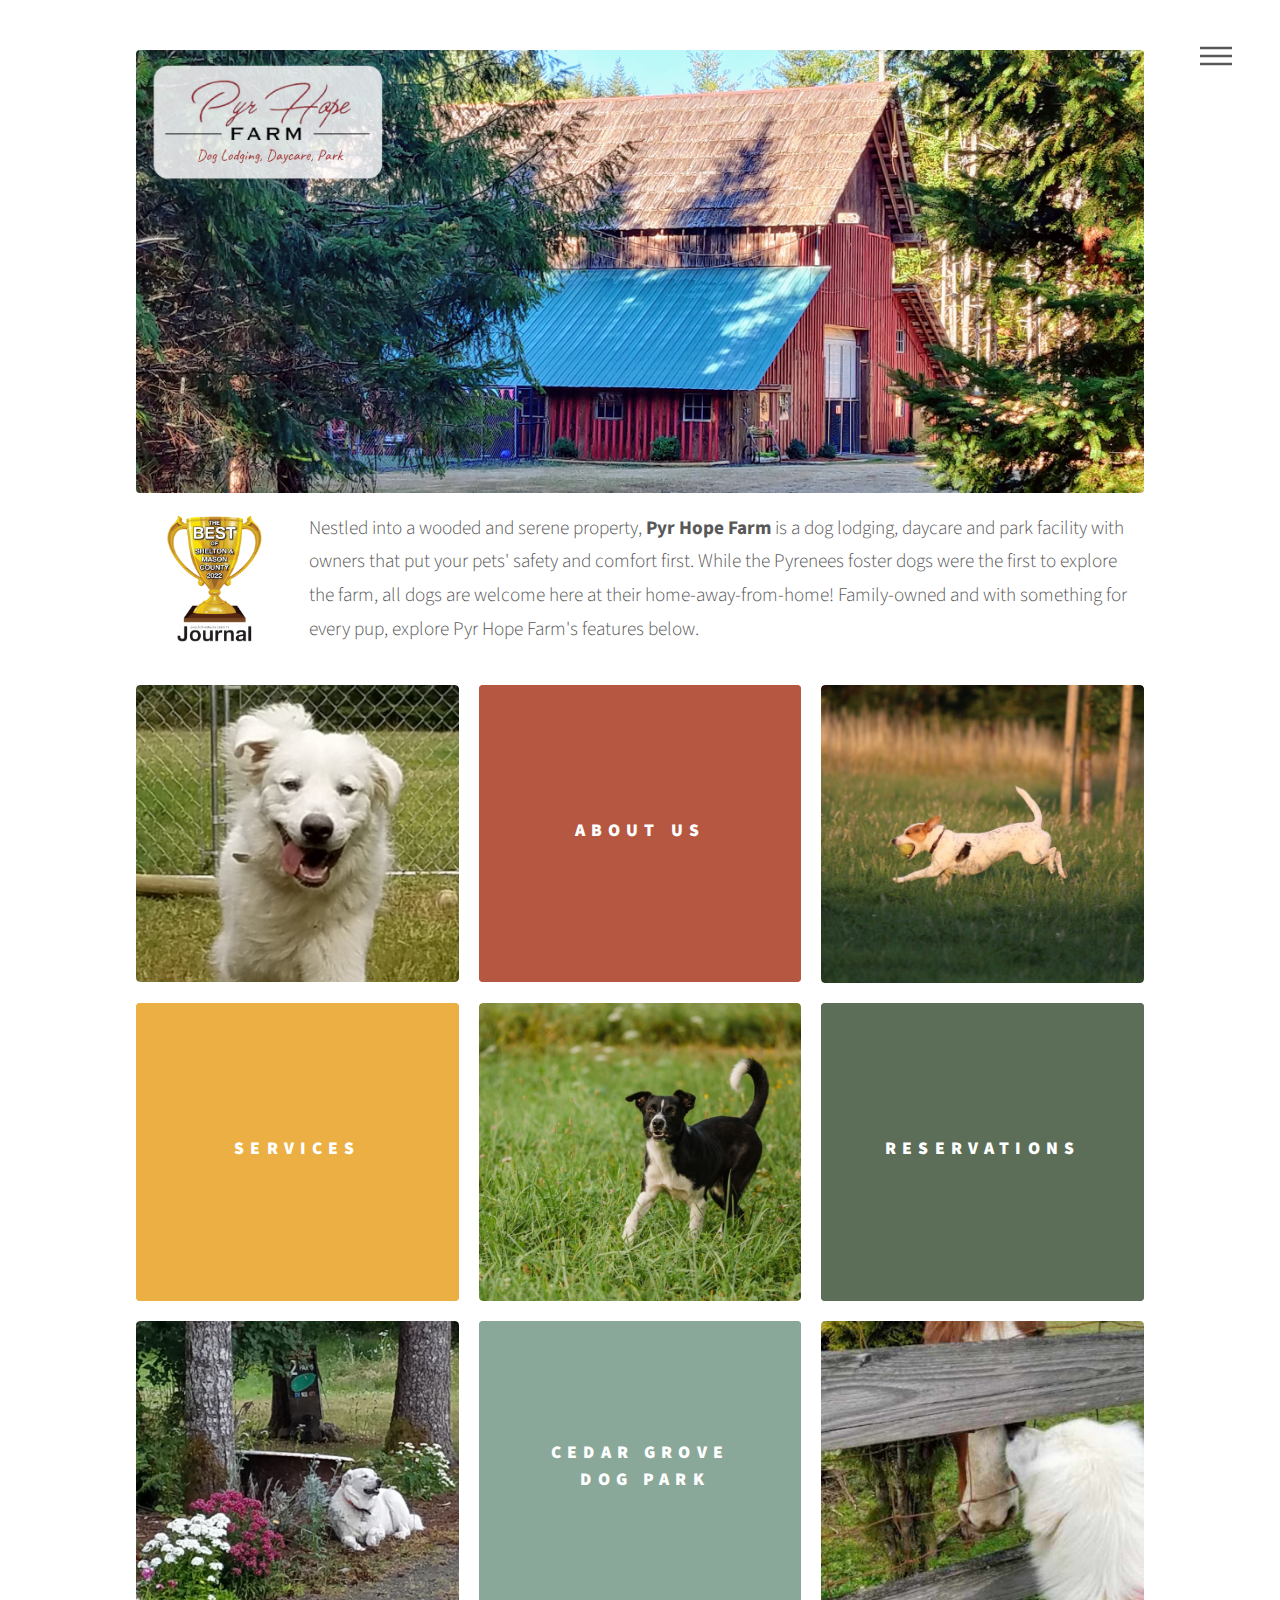
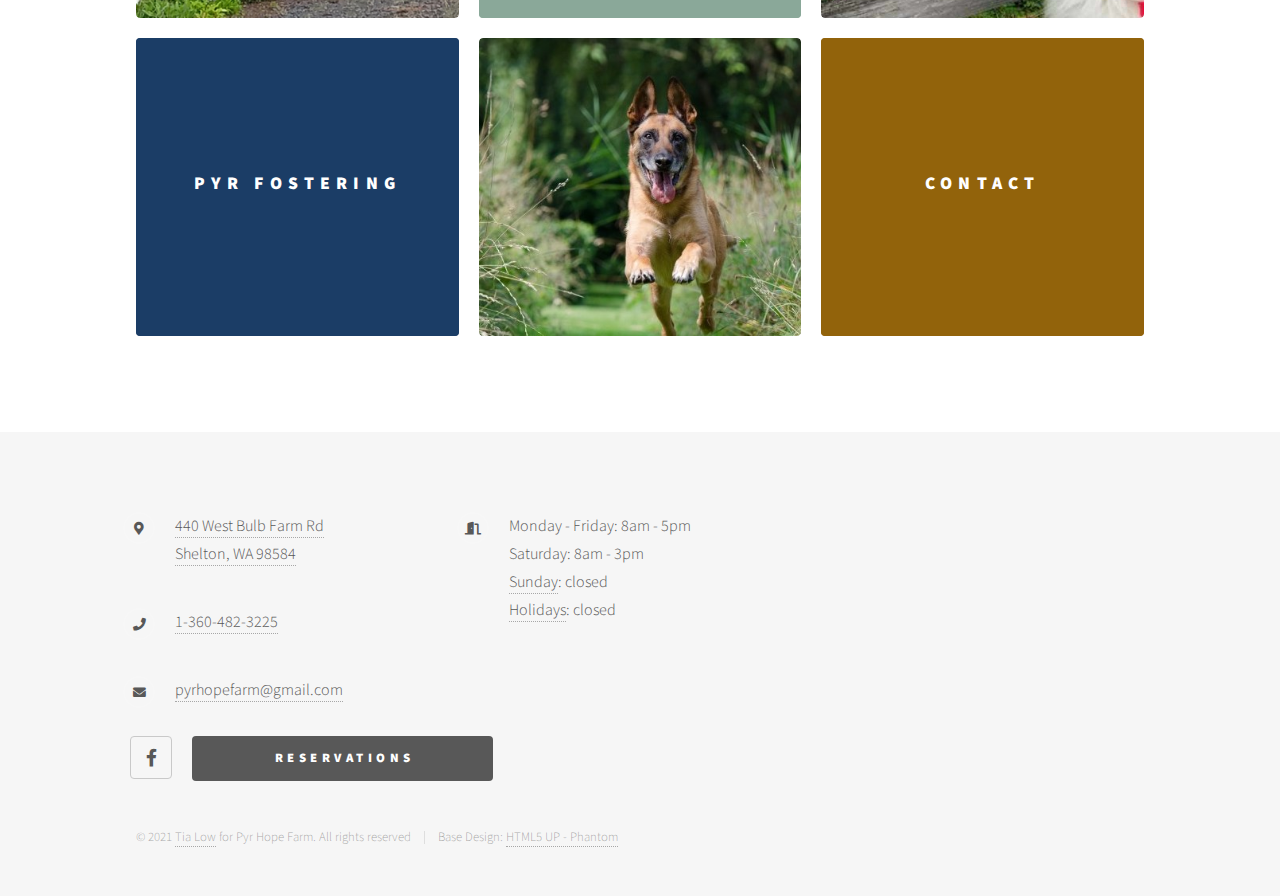
<file: index.html>
<!DOCTYPE HTML>
<!--
	Phantom by HTML5 UP
	html5up.net | @ajlkn
	Free for personal and commercial use under the CCA 3.0 license (html5up.net/license)
-->
<html>
	<head>
		<title>Pyr Hope Farm</title>
		<meta charset="utf-8" />
		<meta name="viewport" content="width=device-width, initial-scale=1, user-scalable=no" />
		<meta name="description" content="Dog lodging, daycare and park facility nestled into a serene property in Shelton, WA with owners that put your pet's comfort and safety first."/>
		<link rel="stylesheet" href="assets/css/main.css" />
		<link rel="icon" type="image/png" href="images/favicon.png"/>
		<noscript><link rel="stylesheet" href="assets/css/noscript.css" /></noscript>
	</head>
	<body class="is-preload">
		<!-- Wrapper -->
			<div id="wrapper">

				<!-- Header -->
					<header id="header">
						<div class="inner">

								<!-- Nav -->
								
								<nav>
									
									<ul>
										<li><a href="#menu">Menu</a></li>
									</ul>
								</nav>

						</div>
					</header>

				<!-- Menu -->
					<nav id="menu">
						<h2>Menu</h2>
						<ul>
							<li><a href="/">Home</a></li>
							<li><a href="about.html">About Us</a></li>
							<li><a href="services.html">Services</a></li>
							<li><a href="cedar.html">Cedar Grove Dog Park</a></li>
							<li><a href="fostering.html">Pyr Fostering Resources</a></li>
							<li><a href="https://www.kennelbooker.com/clientlogin.aspx?id=36d3e4cf-65bd-4aad-94b4-693cbca38398">Reservations</a></li>
							<li><a href="contact.html">Contact</a></li>
							<li><a href="reviews.html">Reviews</a></li>
							<li><a href="careers.html">Careers</a></li>
							<li><img class="menu-logo" src="images/INKED-LOGO-outer-background-removed.png" alt="dog logo"/></li>

						</ul>
					</nav>

				<!-- Main -->
					<div id="main">
						<div class="inner">

							<!-- banner for announcements -->
<!-- 
							<p style="font-weight: bold; background-color: #AD4328; color: white; text-align: center; padding-top: 2px; padding-bottom: 2px">Pyr Hope Farm will be closed from January 1, 2024 through January 31, 2024 for facility maintenance and vacation. If you need to
								make a reservation, please go to the 
								
								<a href="https://www.kennelbooker.com/clientlogin.aspx?id=36d3e4cf-65bd-4aad-94b4-693cbca38398" style="color: white; font-style: italic"> Reservation </a>
								
								 page, send us an email at <a href="mailto:pyrhopefarm@gmail.com" style="color: white; font-style: italic"> pyrhopefarm@gmail.com </a>  or leave us a message at
								 <a href="tel:13604823255" style="color: white; font-style: italic"> 360-482-3225</a>
								. Thank you! </p> -->

							<span class="image main">
								<!-- <img src="images/home-hero-10.jpg" alt="barn" /> -->
								<img src="images/hero2022.jpg" alt="barn"/>
							</span>

							<div class="row">
								
								<div class="col-2 col-2-medium col-2-small" style="padding-left: 60px;">
									<span class="image fit"><img src="images/trophy.png" alt="trophy" style="width: 90%"/></span>
								</div>

                <div class="col-10 col-10-medium col-10-small">

									<p style="font-size: 1.2em">Nestled into a wooded and serene property, <span style="font-weight: bold">Pyr Hope Farm</span> is a dog lodging, daycare and park facility with owners that put your pets' safety and comfort first. While the Pyrenees foster dogs were the first to explore the farm, all dogs are welcome here at their home-away-from-home! Family-owned and with something for every pup, explore Pyr Hope Farm's features below.</p>
                  
                </div>
              </div>

							<section class="tiles" style="margin-top: 0">

								<article style="margin-top: 0">
									<span class="image">
										<img src="images/home-tiles-dog-5.jpg" alt="dog running" />
									</span>
								</article>

								<article class="style1" style="margin-top: 0">
									<span class="image">
										<img src="images/INKED-LOGO-tile1.jpg" alt="dog logo" />
									</span>
									<a href="about.html">
										<h2>About Us</h2>
										<div class="content">
											<p>Unique dog-focused facility on thirteen wooded and serene acres in Shelton, WA.</p>
										</div>
									</a>
								</article>

								<article style="margin-top: 0">
									<span class="image">
										<img src="images/dog-rando-2.jpg" alt="dog playing with tennis ball" />
									</span>
								</article>

								<article class="style2">
									<span class="image">
										<img src="images/INKED-LOGO-tile2.jpg" alt="dog logo" />
									</span>
									<a href="services.html">
										<h2>Services</h2>
										<div class="content">
											<p>Dog lodging, daycare, park... and much more!</p>
										</div>
									</a>
								</article>

								<article >
									<span class="image">
										<img src="images/dog-rando-1.jpg" alt="dog in grass" />
									</span>
								</article>

								<article class="style5">
									<span class="image">
										<img src="images/INKED-LOGO-tile5.jpg" alt="dog logo" />
									</span>
									<a href="https://www.kennelbooker.com/clientlogin.aspx?id=36d3e4cf-65bd-4aad-94b4-693cbca38398" target="_blank">
										<h2>Reservations</h2>
										<div class="content">
											<p>Book now!</p>
										</div>
									</a>
								</article>

								<article >
									<span class="image">
										<img src="images/home-tiles-dog-3.jpg" alt="dog laying by flowers" />
									</span>
								</article>

								<article class="style3">
									<span class="image">
										<img src="images/INKED-LOGO-tile3.jpg" alt="dog logo" />
									</span>
									<a href="cedar.html">
										<h2>Cedar Grove<br>&nbsp;Dog Park</h2>
										<div class="content">
											<p>Fenced, off-leash dog park.</p>
										</div>
									</a>
								</article>

								<article >
									<span class="image">
										<img src="images/home-tiles-dog-1.jpeg" alt="dog and horse" />
									</span>
								</article>

								<article class="style4">
									<span class="image">
										<img src="images/INKED-LOGO-tile4.jpg" alt="dog logo" />
									</span>
									<a href="fostering.html">
										<h2>Pyr Fostering</h2>
										<div class="content">
											<p>Join the Pyr Pack!</p>
										</div>
									</a>
								</article>


								<article >
									<span class="image">
										<img src="images/dog-rando-3.jpg" alt="dog running fast" />
									</span>
								</article>

								<article class="style6">
									<span class="image">
										<img src="images/INKED-LOGO-tile6.jpg" alt="dog logo" />
									</span>
									<a href="contact.html">
										<h2>Contact</h2>
										<div class="content">
											<p>Location, hours, other details.</p>
										</div>
									</a>
								</article>

							</section>
								
						</div>								
					</div>

				<!-- Footer -->
					<footer id="footer">
						<div class="inner">

							<section>

								<div class="row">
						
									<ul class="contact">
										<li class="icon solid fa-map-marker-alt">
											<a href="https://goo.gl/maps/H8UD1mvucBxuTcrc6" target="_blank">440 West Bulb Farm Rd<br>Shelton, WA 98584</a>
										</li>
										<li class="icon solid fa-phone">
											<a href="tel:13604823255">1-360-482-3225</a>
										</li>
										<li class="icon solid fa-envelope"><a href="mailto:pyrhopefarm@gmail.com" >pyrhopefarm@gmail.com</a></li>
									</ul>

									
									<ul class="contact">
										<li class="icon solid fa-door-open">Monday - Friday: 8am - 5pm<br>
											Saturday: 8am - 3pm<br>
											<a href="/contact.html#hours"> Sunday</a>: closed <br>
											<a href="/contact.html#hours"> Holidays</a>: closed<br>
										</li>
									</ul>

								</div>

								<div class="row"  style="padding-left: 26px">

									<ul class="icons">
										<li>
											<a 
												href="https://www.facebook.com/pyrhopefarm/" 
												target="_blank" 
												class="icon brands style2 fa-facebook-f">
												<span class="label">Facebook</span>
											</a>
										</li>
									</ul>	
									
									<ul class="contact actions">
										<a href="https://www.kennelbooker.com/clientlogin.aspx?id=36d3e4cf-65bd-4aad-94b4-693cbca38398" target="_blank" class="button primary fit">Reservations</a>
									</ul>

									

								</div>

							
								<ul class="copyright">
									<li>&copy; 2021 <a href="https://tialow.com" target="_blank">Tia Low</a> for Pyr Hope Farm. All rights reserved</li><li>Base Design: <a href="http://html5up.net" target="_blank">HTML5 UP - Phantom</a></li>
								</ul>
							</section>
						</div>
					</footer>

			</div>

		<!-- Scripts -->
			<script src="assets/js/jquery.min.js"></script>
			<script src="assets/js/browser.min.js"></script>
			<script src="assets/js/breakpoints.min.js"></script>
			<script src="assets/js/util.js"></script>
			<script src="assets/js/main.js"></script>

	</body>
</html>
</file>
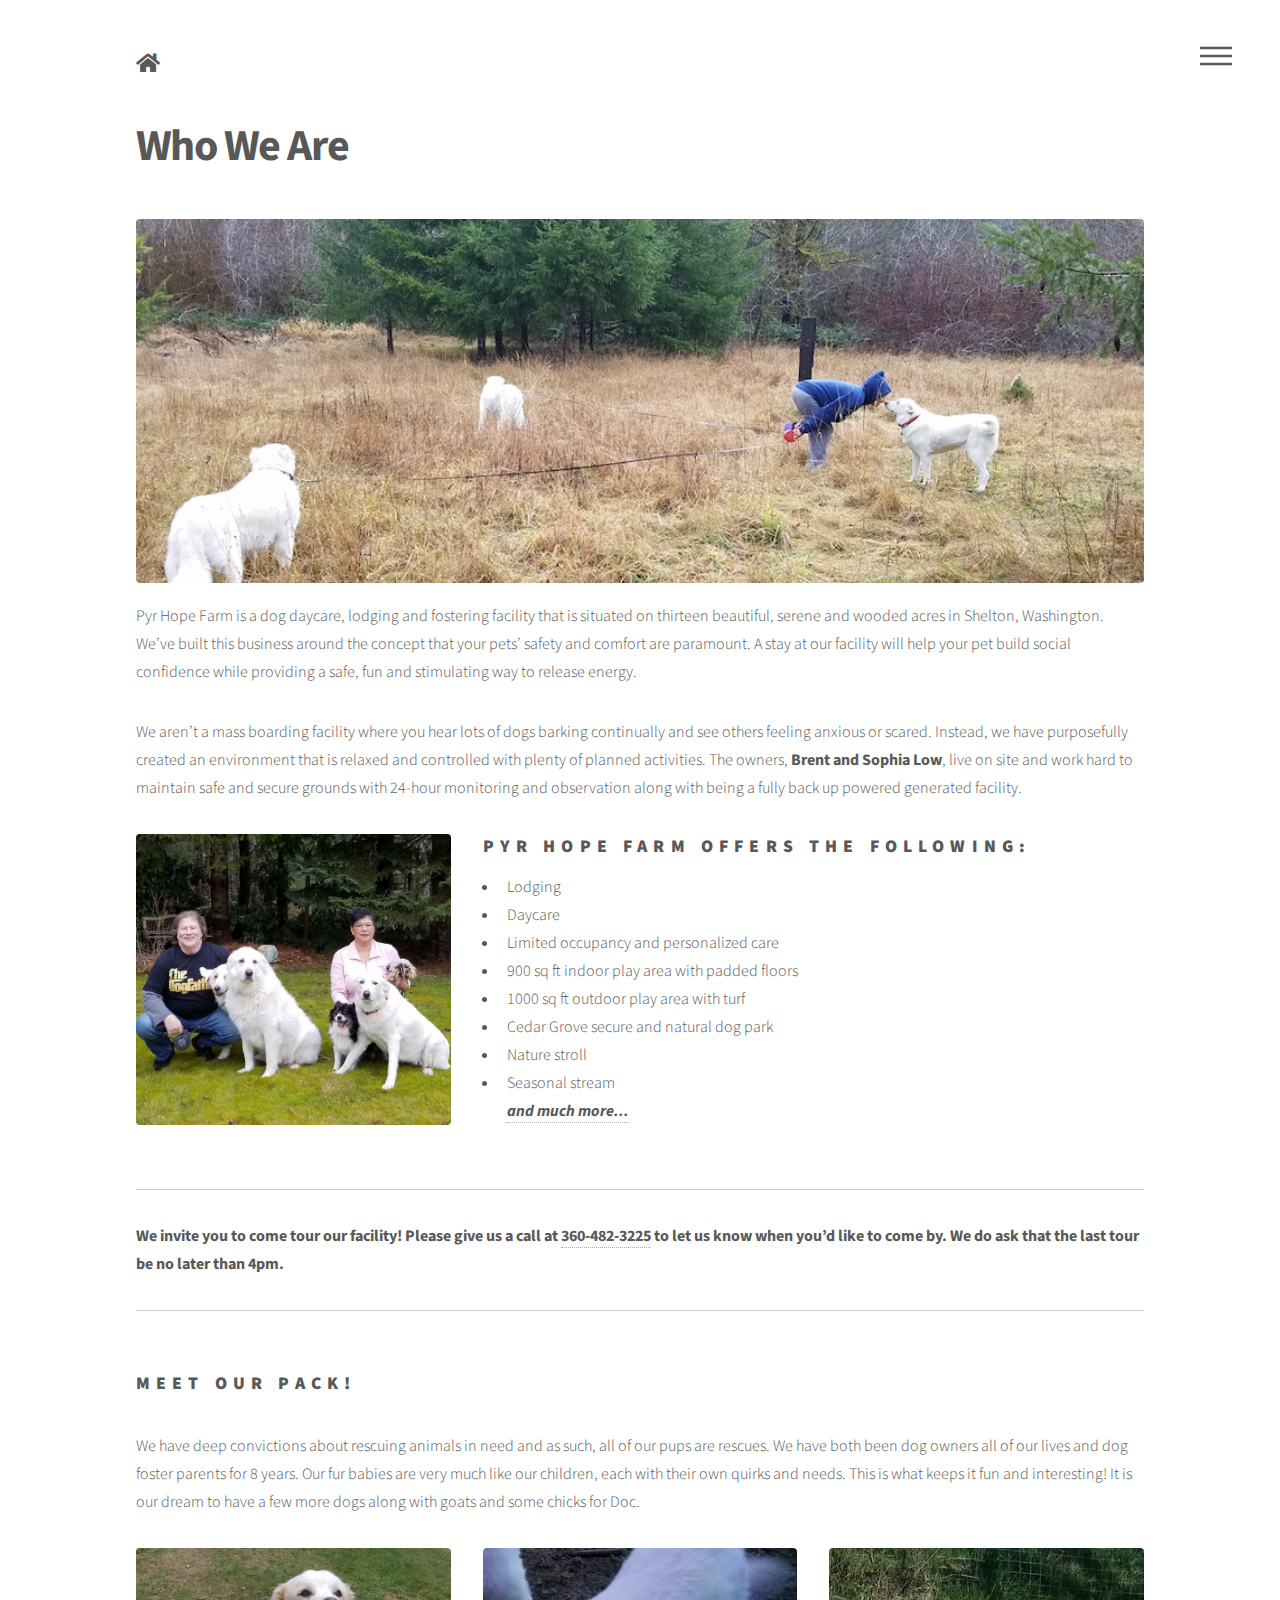
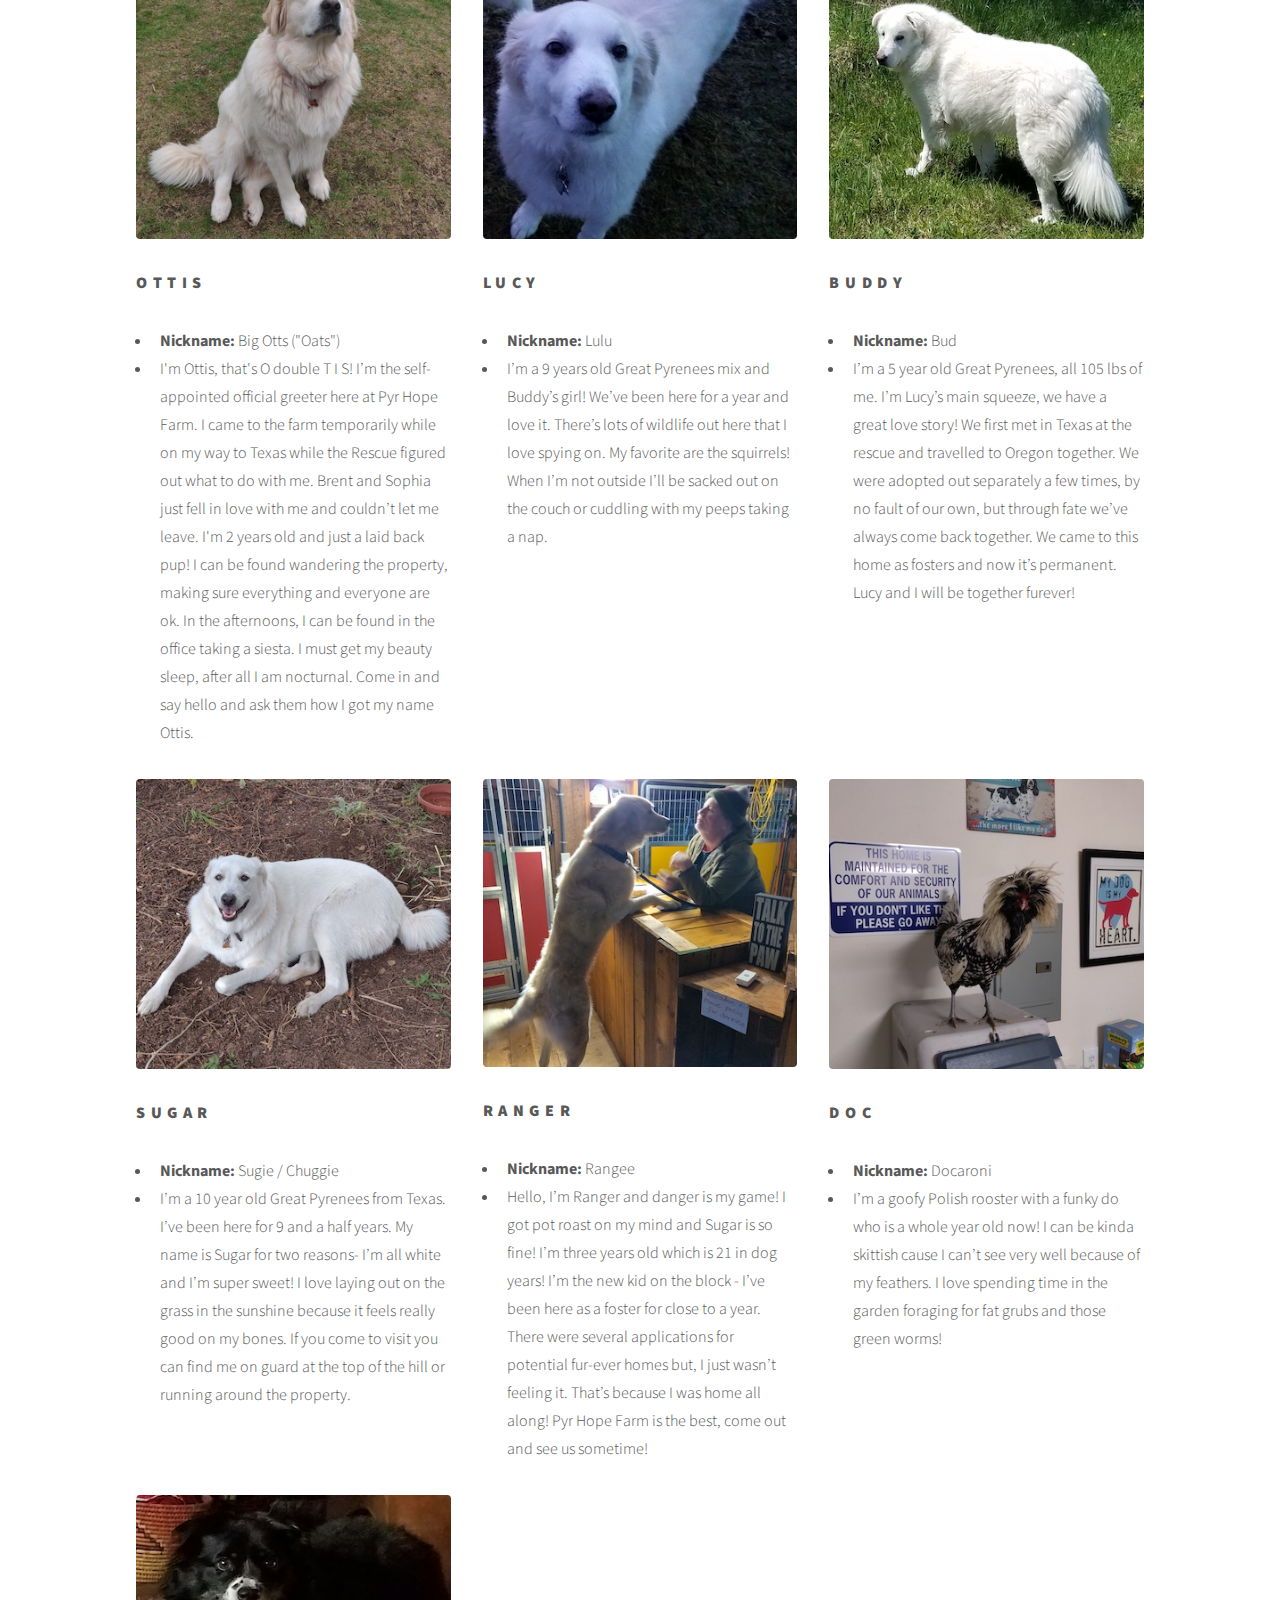
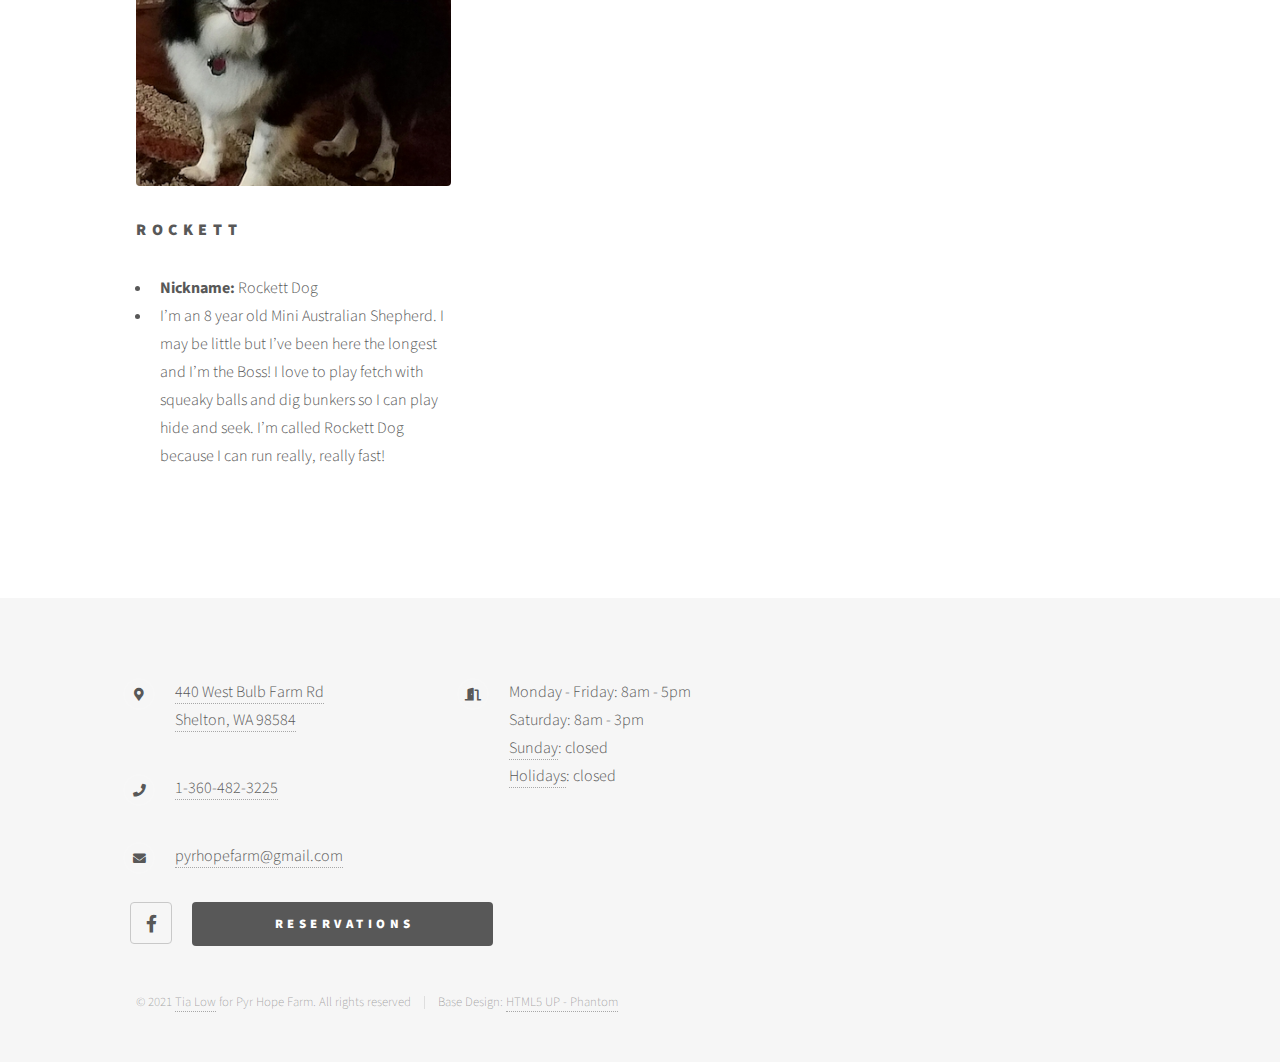
<file: about.html>
<!DOCTYPE HTML>
<!--
	Phantom by HTML5 UP
	html5up.net | @ajlkn
	Free for personal and commercial use under the CCA 3.0 license (html5up.net/license)
-->
<html>
	<head>
		<title>Pyr Hope Farm</title>
		<meta charset="utf-8" />
		<meta name="viewport" content="width=device-width, initial-scale=1, user-scalable=no" />
		<meta name="description" content="Dog lodging, daycare and park facility nestled into a serene property in Shelton, WA with owners that put your pet's comfort and safety first."/>
		<link rel="stylesheet" href="assets/css/main.css" />
		<link rel="icon" type="image/png" href="images/favicon.png"/>
		<noscript><link rel="stylesheet" href="assets/css/noscript.css" /></noscript>
	</head>
	<body class="is-preload">

		<!-- Wrapper -->
			<div id="wrapper">

				<!-- Header -->
					<header id="header">
						<div class="inner">

							<!-- Home Icon -->

								<a href="/" class="logo">
									<span class="fas fa-home fa-lg"></span>
								</a>

							<!-- Nav -->
								<nav>
									<ul>
										<li><a href="#menu">Menu</a></li>
									</ul>
								</nav>

						</div>
					</header>

				<!-- Menu -->
				<nav id="menu">
					<h2>Menu</h2>
					<ul>
						<li><a href="/">Home</a></li>
						<li><a href="about.html">About Us</a></li>
						<li><a href="services.html">Services</a></li>
						<li><a href="cedar.html">Cedar Grove Dog Park</a></li>
						<li><a href="fostering.html">Pyr Fostering Resources</a></li>
						<li><a href="https://www.kennelbooker.com/clientlogin.aspx?id=36d3e4cf-65bd-4aad-94b4-693cbca38398">Reservations</a></li>
						<li><a href="contact.html">Contact</a></li>
						<li><a href="reviews.html">Reviews</a></li>
						<li><a href="careers.html">Careers</a></li>
						<li><img class="menu-logo" src="images/INKED-LOGO-outer-background-removed.png" alt="dog logo"/></li>

					</ul>
				</nav>

				<!-- Main -->
					<div id="main">
						<div class="inner">
							<h1>Who We Are</h1>
							<span class="image main">
								<img src="images/sophia-pups.jpg" alt="Person with dogs in field" />
							</span>

							
							<p>Pyr Hope Farm is a dog daycare, lodging and fostering facility that is situated on thirteen beautiful, serene and wooded acres in Shelton, Washington. We’ve built this business around the concept that your pets’ safety and comfort are paramount. A stay at our facility will help your pet build social confidence while providing a safe, fun and stimulating way to release energy.</p>
							
							<p>We aren’t a mass boarding facility where you hear lots of dogs barking continually and see others feeling anxious or scared. Instead, we have purposefully created an environment that is relaxed and controlled with plenty of planned activities. The owners, <span style="font-weight: bold">Brent and Sophia Low</span>, live on site and work hard to maintain safe and secure grounds with 24-hour monitoring and observation along with being a fully back up powered generated facility.</p>

							<div class="row">
								
								<div class="col-4 col-4-medium col-12-small">
									<span class="image fit"><img src="images/whole-pack.jpeg" alt="family sitting with dogs"/></span>
								</div>

                <div class="col-8 col-8-medium col-12-small">

									<h2 style="margin-bottom: .7em">Pyr Hope Farm offers the following:</h2>
                  <ul>
										<li>Lodging</li>
			
										<li>Daycare</li>
			
										<li>Limited occupancy and personalized care</li>
			
										<li>900 sq ft indoor play area with padded floors</li>
			
										<li>1000 sq ft outdoor play area with turf</li>
			
										<li>Cedar Grove secure and natural dog park</li>
			
										<li>Nature stroll</li>
										
										<li>Seasonal stream</li>

										<li style="list-style: none; font-weight: bold; font-style: italic">
											<a href="./services.html">and much more...</a>
										</li>
              
                  </ul>
                </div>
              </div>

							<hr>
							<p style="font-weight: bold">We invite you to come tour our facility! Please give us a call at <a href="tel:13604823255">360-482-3225</a> to let us know when you’d like to come by. We do ask that	the last tour be no later than 4pm.</p>
							<hr>

								
							
							<br>
							<h2>Meet our pack!</h2>
							
							<p>We have deep convictions about rescuing animals in need and as such, all of our pups are rescues. We have both been dog owners all of our lives and dog foster parents for 8 years. Our fur babies are very much like our children, each with their own quirks and needs. This is what keeps it fun and interesting! It is our dream to have a few more dogs along with goats and some chicks for Doc.</p>
							
							<div class="box alt">
								<div class="row gtr-uniform">
									
									<div class="col-4 col-6-medium col-12-small">
										<span class="image fit"><img src="images/Ottis.jpg" alt="dog sitting in grass"/></span>
										
										<h3>Ottis</h3>
				
										<ul>
		
											<li><span style="font-weight: bold">Nickname: </span>Big Otts ("Oats")</li>
																			
											<li>I'm Ottis, that's O double T I S! I’m the self-appointed official greeter here at Pyr Hope Farm. I came to the farm temporarily while on my way to Texas while the Rescue figured out what to do with me. Brent and Sophia just fell in love with me and couldn’t let me leave. I'm 2 years old and just a laid back pup! I can be found wandering the property, making sure everything and everyone are ok. In the afternoons, I can be found in the office taking a siesta. I must get my beauty sleep, after all I am nocturnal. Come in and say hello and ask them how I got my name Ottis.</li>
											
										</ul>
									</div>

									<div class="col-4 col-6-medium col-12-small">
										<span class="image fit"><img src="images/lucy.jpg" alt="pyrenees dog"/></span>
										<h3>Lucy</h3>
										
										<ul>
											
											<li><span style="font-weight: bold">Nickname: </span>Lulu</li>
											
											<li>I’m a 9 years old Great Pyrenees mix and Buddy’s girl!  We’ve been here for a year and love it. There’s lots of wildlife out here that I love spying on.  My favorite are the squirrels!  When I’m not outside I’ll be sacked out on the couch or cuddling with my peeps taking a nap.</li>
											
										</ul>
									</div>
									
									<div class="col-4 col-6-medium col-12-small">
										<span class="image fit"><img src="images/buddy2.jpg" alt="pyrenees dog"/></span>

										<h3>Buddy</h3>
										
										<ul>
		
											<li><span style="font-weight: bold">Nickname: </span>Bud</li>
											
											<li>I’m a 5 year old Great Pyrenees, all 105 lbs of me. I’m Lucy’s main squeeze, we have a great love story! We first met in Texas at the rescue and travelled to Oregon together. We were adopted out separately a few times, by no fault of our own, but through fate we’ve always come back together. We came to this home as fosters and now it’s permanent. Lucy and I will be together furever! </li>
											
							
										</ul>
									</div>
									
									<div class="col-4 col-6-medium col-12-small">
										<span class="image fit"><img src="images/sugar1.jpg" alt="pyrenees dog"/></span>

										<h3>Sugar</h3>
										
										<ul>
											
											<li><span style="font-weight: bold">Nickname: </span>Sugie / Chuggie</li>
											
											<li>I’m a 10 year old Great Pyrenees from Texas.  I’ve been here for 9 and a half years.  My name is Sugar for two reasons- I’m all white and I’m super sweet!  I love laying out on the grass in the sunshine because it feels really good on my bones. If you come to visit you can find me on guard at the top of the hill or running around the property.</li>
											
										</ul>
                  </div> 

									<div class="col-4 col-6-medium col-12-small">
										<span class="image fit"><img src="images/ranger.jpg" alt="pyrenees dog on hind legs"/></span>

										<h3>Ranger</h3>
										
										<ul>

											<li><span style="font-weight: bold">Nickname: </span>Rangee</li>
											
											<li>Hello, I’m Ranger and danger is my game!
												I got pot roast on my mind and Sugar is so fine!
												I’m three years old which is 21 in dog years! I’m the new kid on the block - I’ve been here as a foster for close to a year. There were several applications for potential fur-ever homes but, I just wasn’t feeling it. That’s because I was home all along! Pyr Hope Farm is the best, come out and see us sometime!
												</li>
											
										</ul>
                  </div> 

									
									<div class="col-4 col-6-medium col-12-small">
										<span class="image fit"><img src="images/pack-rooster.jpg" alt="rooster standing on printer in office"/></span>
										
										<h3>Doc</h3>
				
										<ul>
											
											<li><span style="font-weight: bold">Nickname: </span>Docaroni</li>
											
											<li>I’m a goofy Polish rooster with a funky do who is a whole year old now! I can be kinda skittish cause I can’t see very well because of my feathers. I love spending time in the garden foraging for fat grubs and those green worms!</li>
											
										</ul>
									</div>
									
									<div class="col-4 col-6-medium col-12-small">
										<span class="image fit"><img src="images/rockett.jpg" alt="small dog"/></span>
										
										<h3>Rockett</h3>
										
										<ul>
											
											<li><span style="font-weight: bold">Nickname: </span>Rockett Dog</li>

											<li>I’m an 8 year old Mini Australian Shepherd. I may be little but I’ve been here the longest and I’m the Boss! I love to play fetch with squeaky balls and dig bunkers so I can play hide and seek. I’m called Rockett Dog because I can run really, really fast!  </li>
											
										</ul>
									</div>   									
									
                </div>
              </div>
													
						</div>
					</div>
					
					<!-- Footer -->
					<footer id="footer">
						<div class="inner">
							
						<section>
							<div class="row">
						
								<ul class="contact">
									<li class="icon solid fa-map-marker-alt">
										<a href="https://goo.gl/maps/H8UD1mvucBxuTcrc6" target="_blank">440 West Bulb Farm Rd<br>Shelton, WA 98584</a>
									</li>
									<li class="icon solid fa-phone">
										<a href="tel:13604823255">1-360-482-3225</a>
									</li>
									<li class="icon solid fa-envelope"><a href="mailto:pyrhopefarm@gmail.com" >pyrhopefarm@gmail.com</a></li>
								</ul>

								<ul class="contact">
                  <li class="icon solid fa-door-open">Monday - Friday: 8am - 5pm<br>
                    Saturday: 8am - 3pm<br>
                    <a href="/contact.html#hours"> Sunday</a>: closed <br>
                    <a href="/contact.html#hours"> Holidays</a>: closed<br>
                  </li>
                </ul>

							</div>

							<div class="row"  style="padding-left: 26px">

								<ul class="icons">
									<li>
										<a 
											href="https://www.facebook.com/pyrhopefarm/" 
											target="_blank" 
											class="icon brands style2 fa-facebook-f">
											<span class="label">Facebook</span>
										</a>
									</li>
								</ul>	
								
								<ul class="contact actions">
									<a href="https://www.kennelbooker.com/clientlogin.aspx?id=36d3e4cf-65bd-4aad-94b4-693cbca38398" target="_blank" class="button primary fit">Reservations</a>
								</ul>
							</div>

						
							<ul class="copyright">
								<li>&copy; 2021 <a href="https://tialow.com" target="_blank">Tia Low</a> for Pyr Hope Farm. All rights reserved</li><li>Base Design: <a href="http://html5up.net" target="_blank">HTML5 UP - Phantom</a></li>
							</ul>
						</section>
					</div>
				</footer>

			</div>

		<!-- Scripts -->
			<script src="assets/js/jquery.min.js"></script>
			<script src="assets/js/browser.min.js"></script>
			<script src="assets/js/breakpoints.min.js"></script>
			<script src="assets/js/util.js"></script>
			<script src="assets/js/main.js"></script>

	</body>
</html>
</file>
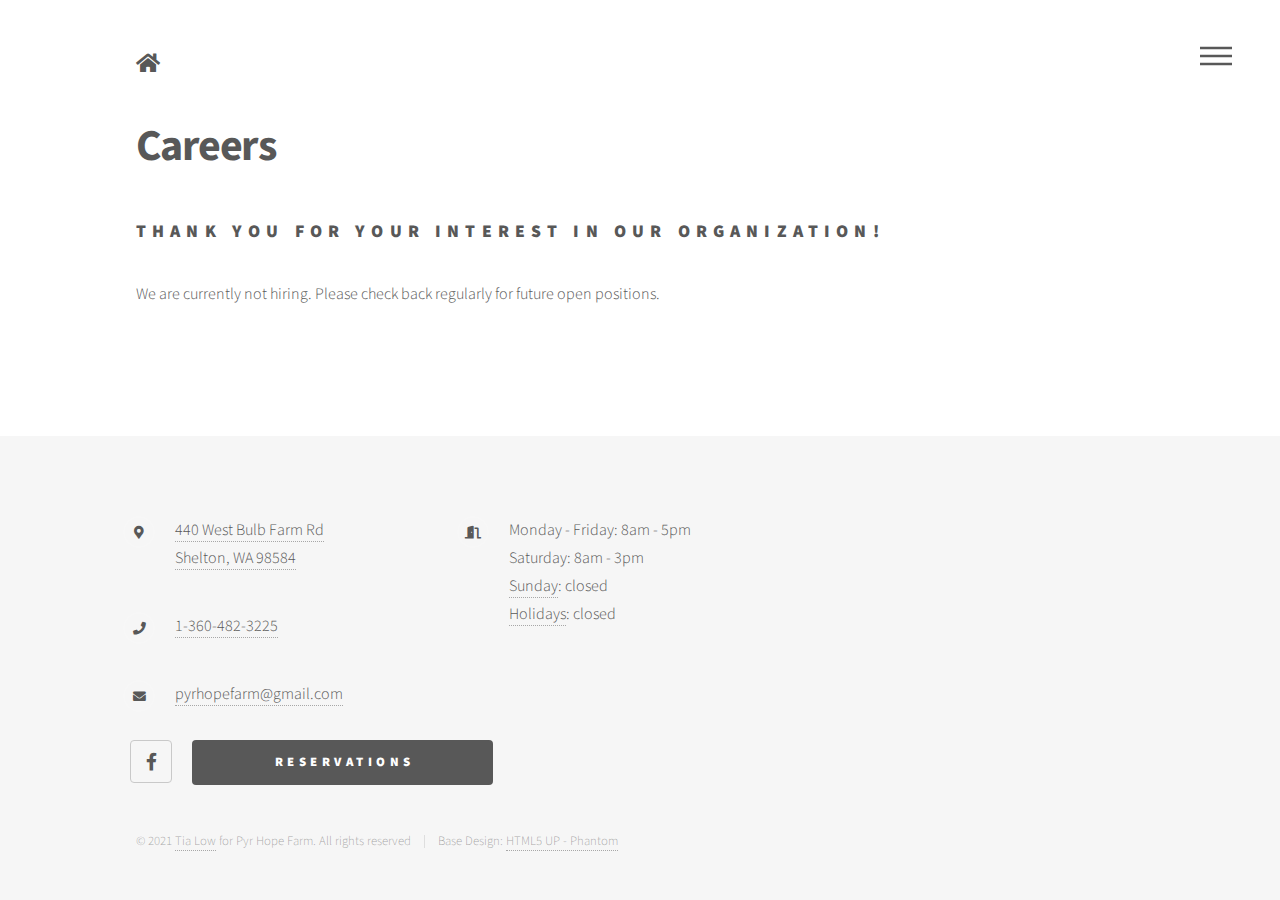
<file: careers.html>
<!DOCTYPE HTML>
<!--
	Phantom by HTML5 UP
	html5up.net | @ajlkn
	Free for personal and commercial use under the CCA 3.0 license (html5up.net/license)
-->
<html>
	<head>
		<title>Pyr Hope Farm</title>
		<meta charset="utf-8" />
		<meta name="viewport" content="width=device-width, initial-scale=1, user-scalable=no" />
		<meta name="description" content="Dog lodging, daycare and park facility nestled into a serene property in Shelton, WA with owners that put your pet's comfort and safety first."/>
		<link rel="stylesheet" href="assets/css/main.css" />
		<link rel="icon" type="image/png" href="images/favicon.png"/>
		<noscript><link rel="stylesheet" href="assets/css/noscript.css" /></noscript>
	</head>
	<body class="is-preload">
		
		<!-- Wrapper -->
			<div id="wrapper">

				<!-- Header -->
					<header id="header">
						<div class="inner">

							<!-- Home Icon -->
							<a href="/" class="logo">
								<span class="fas fa-home fa-lg"></span>
							</a>

							<!-- Nav -->
								<nav>
									<ul>
										<li><a href="#menu">Menu</a></li>
									</ul>
								</nav>

						</div>
					</header>

				<!-- Menu -->
        <nav id="menu">
          <h2>Menu</h2>
          <ul>
            <li><a href="/">Home</a></li>
            <li><a href="about.html">About Us</a></li>
            <li><a href="services.html">Services</a></li>
            <li><a href="cedar.html">Cedar Grove Dog Park</a></li>
            <li><a href="fostering.html">Pyr Fostering Resources</a></li>
            <li><a href="https://www.kennelbooker.com/clientlogin.aspx?id=36d3e4cf-65bd-4aad-94b4-693cbca38398">Reservations</a></li>
            <li><a href="contact.html">Contact</a></li>
            <li><a href="reviews.html">Reviews</a></li>
						<li><a href="careers.html">Careers</a></li>
            <li><img class="menu-logo" src="images/INKED-LOGO-outer-background-removed.png" alt="dog logo"/></li>

          </ul>
        </nav>

				<!-- Main -->
					<div id="main">
						<div class="inner">
              <h1 id="jobPost">Careers</h1>

							<h2>Thank you for your interest in our organization!</h2>

							<p>We are currently not hiring. Please check back regularly for future open positions.</p>
                      
							<!-- <h2 id="jobPost">We're hiring, join our team!</h2>

              <h3 style="text-decoration: underline;">Dog Groomer</h3>

              <p><i>If you’re an animal lover and interested in being a part of launching the next phase of our business, then this is the perfect opportunity for you.</i></p>

              <p>Pyr Hope Farm is a dog lodging and daycare facility in Shelton. We’re looking for a dog groomer to join our passionate team at Pyr Hope Farm.  Animal groomers form a crucial part of our business, building lasting relationships with our customers and their pets.</p>

              <p>Our ideal candidate is hardworking, customer service oriented, and patient with people and animals.</p>

              <p><b>Duties and responsibilities include:</b></p>

              <ul>
                <li>Bathing and clipping dogs to conform to a variety of breed specific standard styles</li>
                <li>Detangling and removing matted hair</li>
                <li>Drying the coat</li>
                <li>Trimming the nails</li>
                <li>Cleaning the ears</li>
                <li>Brushing teeth</li>
                <li>Answering phone calls from customers</li>
                <li>Entering appointments into our reservation system</li>
                <li>Helping our business continue to grow by forming fruitful relationships with customers that result in repeat visits</li>
                <li>Keeping the workplace clean and in compliance with all health and safety standards</li>
              </ul>

              <p>The groomer is also responsible for accommodating any special requests from the owner and informing owners of any health problems discovered during the grooming process.</p>

              <p><b>Desired skills and competencies:</b></p>

              <ul> 
                <li>The ability to groom different breeds of dogs according to their hair types</li>
                <li>The ability to work with dog owners, staff and others</li>
                <li>The ability to assess the behavior and condition of each dog; use techniques to keep them safe and calm</li>
                <li>The ability to groom large, excitable or frightened dogs without getting hurt or injuring the animal</li>
                <li>The ability to recognize common illnesses, such as skin disorders, allergies or sprain</li>
                <li>Possess excellent verbal communication skills</li>
              </ul>

              <p><b>Requirements and qualifications:</b></p>

              <ul>
                <li>High School Diploma or GED Certificate</li>
                <li>Professional Certification</li>
                <li>Animal Care experience</li>
                <li>Grooming experience</li>
                <li>Strong Customer Service skills</li>
                <li>Demonstrated passion for working with dogs</li>
                <li>Computer skills</li>
              </ul>

              <p><i>Salary depends on experience.</i></p>

              <p>To apply please send your <b>resume</b> and <b>three professional references</b> to <a href="mailto:pyrhopefarm@gmail.com" >pyrhopefarm@gmail.com</a></p> -->
   
						</div>
					</div>

				<!-- Footer -->
				<footer id="footer">
					<div class="inner">

						<section>

							<div class="row">
						
								<ul class="contact">
									<li class="icon solid fa-map-marker-alt">
										<a href="https://goo.gl/maps/H8UD1mvucBxuTcrc6" target="_blank">440 West Bulb Farm Rd<br>Shelton, WA 98584</a>
									</li>
									<li class="icon solid fa-phone">
										<a href="tel:13604823255">1-360-482-3225</a>
									</li>
									<li class="icon solid fa-envelope"><a href="mailto:pyrhopefarm@gmail.com" >pyrhopefarm@gmail.com</a></li>
								</ul>

								<ul class="contact">
                  <li class="icon solid fa-door-open">Monday - Friday: 8am - 5pm<br>
                    Saturday: 8am - 3pm<br>
                    <a href="/contact.html#hours"> Sunday</a>: closed <br>
                    <a href="/contact.html#hours"> Holidays</a>: closed<br>
                  </li>
                </ul>

							</div>

							<div class="row"  style="padding-left: 26px">

								<ul class="icons">
									<li>
										<a 
											href="https://www.facebook.com/pyrhopefarm/" 
											target="_blank" 
											class="icon brands style2 fa-facebook-f">
											<span class="label">Facebook</span>
										</a>
									</li>
								</ul>	
								
								<ul class="contact actions">
									<a href="https://www.kennelbooker.com/clientlogin.aspx?id=36d3e4cf-65bd-4aad-94b4-693cbca38398" target="_blank" class="button primary fit">Reservations</a>
								</ul>
							</div>

						
							<ul class="copyright">
								<li>&copy; 2021 <a href="https://tialow.com" target="_blank">Tia Low</a> for Pyr Hope Farm. All rights reserved</li><li>Base Design: <a href="http://html5up.net" target="_blank">HTML5 UP - Phantom</a></li>
							</ul>
						</section>
					</div>
				</footer>

			</div>

		<!-- Scripts -->
			<script src="assets/js/jquery.min.js"></script>
			<script src="assets/js/browser.min.js"></script>
			<script src="assets/js/breakpoints.min.js"></script>
			<script src="assets/js/util.js"></script>
			<script src="assets/js/main.js"></script>

	</body>
</html>
</file>
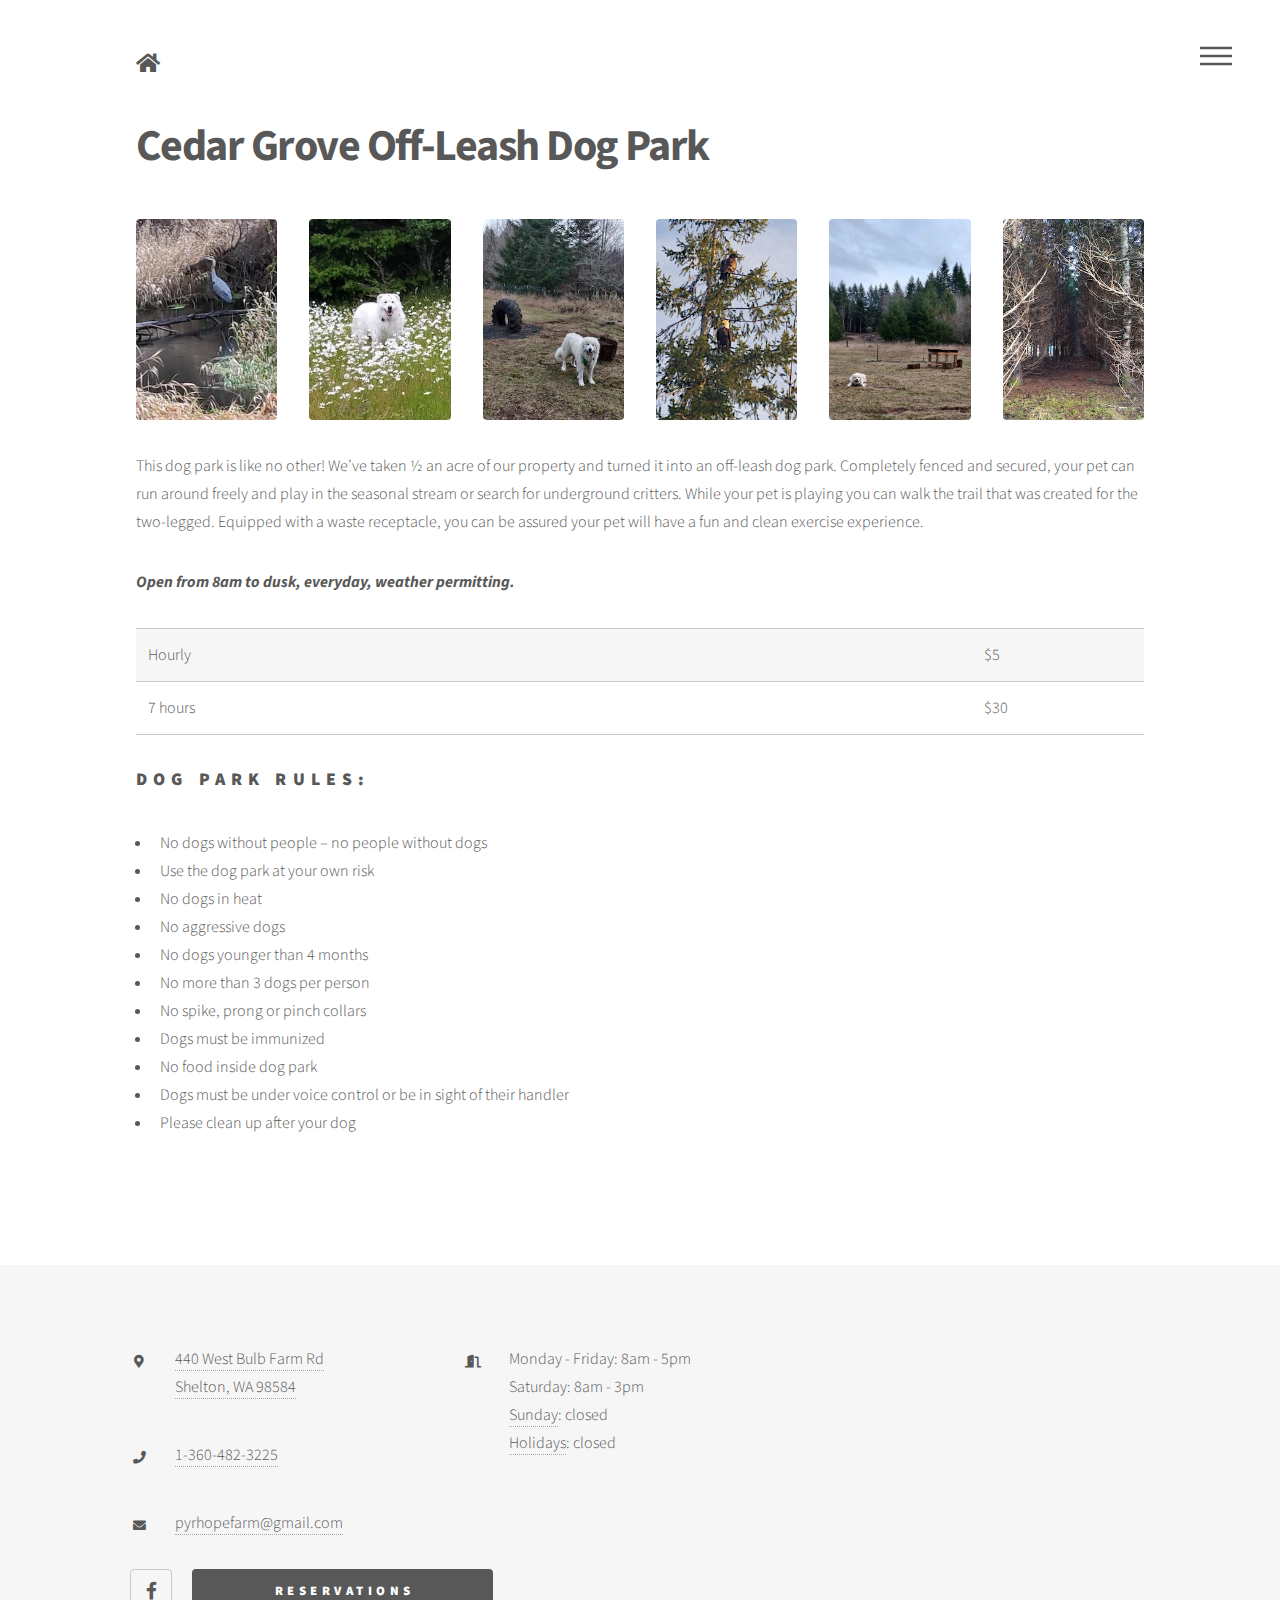
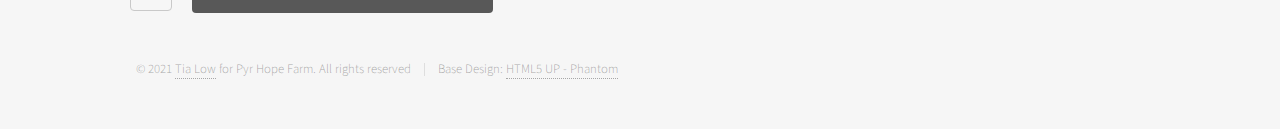
<file: cedar.html>
<!DOCTYPE HTML>
<!--
	Phantom by HTML5 UP
	html5up.net | @ajlkn
	Free for personal and commercial use under the CCA 3.0 license (html5up.net/license)
-->
<html>
	<head>
		<title>Pyr Hope Farm</title>
		<meta charset="utf-8" />
		<meta name="viewport" content="width=device-width, initial-scale=1, user-scalable=no" />
		<meta name="description" content="Dog lodging, daycare and park facility nestled into a serene property in Shelton, WA with owners that put your pet's comfort and safety first."/>
		<link rel="stylesheet" href="assets/css/main.css" />
		<link rel="icon" type="image/png" href="images/favicon.png"/>
		<noscript><link rel="stylesheet" href="assets/css/noscript.css" /></noscript>
	</head>
	<body class="is-preload">
		
		<!-- Wrapper -->
			<div id="wrapper">

				<!-- Header -->
					<header id="header">
						<div class="inner">

							<!-- Home Icon -->
							<a href="/" class="logo">
								<span class="fas fa-home fa-lg"></span>
							</a>
							<!-- Nav -->
								<nav>
									<ul>
										<li><a href="#menu">Menu</a></li>
									</ul>
								</nav>

						</div>
					</header>

				<!-- Menu -->
				<nav id="menu">
					<h2>Menu</h2>
					<ul>
						<li><a href="/">Home</a></li>
						<li><a href="about.html">About Us</a></li>
						<li><a href="services.html">Services</a></li>
						<li><a href="cedar.html">Cedar Grove Dog Park</a></li>
						<li><a href="fostering.html">Pyr Fostering Resources</a></li>
						<li><a href="https://www.kennelbooker.com/clientlogin.aspx?id=36d3e4cf-65bd-4aad-94b4-693cbca38398">Reservations</a></li>
						<li><a href="contact.html">Contact</a></li>
						<li><a href="reviews.html">Reviews</a></li>
						<li><a href="careers.html">Careers</a></li>
						<li><img class="menu-logo" src="images/INKED-LOGO-outer-background-removed.png" alt="dog logo"/></li>

					</ul>
				</nav>

				<!-- Main -->
					<div id="main">
						<div class="inner">
							<h1>Cedar Grove Off-Leash Dog Park</h1>

							<div class="box alt">
                <div class="row gtr-uniform">

								

                  <div class="col-2 col-6-medium">
                    <span class="image fit"><img src="images/cedar-grove-pond.jpg" alt="heron in pond"/></span>
									</div>

									<div class="col-2 col-6-medium">
										<span class="image fit"><img src="images/cedar-grove-spring2.jpg" alt="dog standing in tall grass with white flowers"/></span>
									</div>

									
									<div class="col-2 col-6-medium">
										<span class="image fit"><img src="images/cedar-grove-tire.jpg" alt="dog in outdoor play area"/></span>
									</div>
									
									<div class="col-2 col-6-medium">
										<span class="image fit"><img src="images/eagles.jpg" alt="eagles in a tree"/></span>
									</div>

									<div class="col-2 col-6-medium">
										<span class="image fit"><img src="images/cedar-grove-platform.jpg" alt="dog in outdoor play area"/></span>
									</div>

									<div class="col-2 col-6-medium">
										<span class="image fit"><img src="images/walking-trail.jpg" alt="row of trees"/></span>
									</div>

                </div>
              </div>
				
              
							<p>This dog park is like no other! We’ve taken ½ an acre of our property and turned it into an off-leash dog park. Completely fenced and secured, your pet can run around freely and play in the seasonal stream or search for underground critters. While your pet is playing you can walk the trail that was created for the two-legged. Equipped with a waste receptacle, you can be assured your pet will have a fun and clean exercise experience.</p>

							<p style="font-weight: bold; font-style: italic">Open from 8am to dusk, everyday, weather permitting.</p>
							
							<div class="table-wrapper">
                <table>
             
                  <tbody>
                    <tr>
                      <td>Hourly</td>

                      <td>&#36;5</td>
                    </tr>
                    <tr>
                      <td>7 hours&nbsp;&nbsp;&nbsp;&nbsp;&nbsp;&nbsp;&nbsp;&nbsp;&nbsp;&nbsp;&nbsp;&nbsp;&nbsp;&nbsp;&nbsp;&nbsp;&nbsp;&nbsp;&nbsp;&nbsp;&nbsp;&nbsp;&nbsp;&nbsp;&nbsp;&nbsp;&nbsp;&nbsp;&nbsp;&nbsp;&nbsp;&nbsp;&nbsp;&nbsp;&nbsp;&nbsp;&nbsp;&nbsp;&nbsp;&nbsp;&nbsp;&nbsp;&nbsp;&nbsp;&nbsp;&nbsp;&nbsp;&nbsp;&nbsp;&nbsp;&nbsp;&nbsp;&nbsp;&nbsp;</td>

                      <td>&#36;30</td>
                    </tr>
                    
                  </tbody>
                </table>
              </div>

              <h2>Dog Park Rules: </h2>

              <div class="row">
                <div class="col-6 col-12-medium">
                  <ul>
										<li>No dogs without people – no people without dogs</li>
                    <li>Use the dog park at your own risk</li>
                    <li>No dogs in heat</li>
                    <li>No aggressive dogs</li>
                    <li>No dogs younger than 4 months</li>
                    <li>No more than 3 dogs per person</li>
                    <li>No spike, prong or pinch collars</li>
                    <li>Dogs must be immunized</li>
                    <li>No food inside dog park</li>
                    <li>Dogs must be under voice control or be in sight of their handler</li>
                    <li>Please clean up after your dog</li>
                  </ul>
                </div>
							</div>
										



    
						</div>
					</div>

				<!-- Footer -->
				<footer id="footer">
					<div class="inner">

						<section>

							<div class="row">
						
								<ul class="contact">
									<li class="icon solid fa-map-marker-alt">
										<a href="https://goo.gl/maps/H8UD1mvucBxuTcrc6" target="_blank">440 West Bulb Farm Rd<br>Shelton, WA 98584</a>
									</li>
									<li class="icon solid fa-phone">
										<a href="tel:13604823255">1-360-482-3225</a>
									</li>
									<li class="icon solid fa-envelope"><a href="mailto:pyrhopefarm@gmail.com" >pyrhopefarm@gmail.com</a></li>
								</ul>

								<ul class="contact">
                  <li class="icon solid fa-door-open">Monday - Friday: 8am - 5pm<br>
                    Saturday: 8am - 3pm<br>
                    <a href="/contact.html#hours"> Sunday</a>: closed <br>
                    <a href="/contact.html#hours"> Holidays</a>: closed<br>
                  </li>
                </ul>

							</div>

							<div class="row"  style="padding-left: 26px">

								<ul class="icons">
									<li>
										<a 
											href="https://www.facebook.com/pyrhopefarm/" 
											target="_blank" 
											class="icon brands style2 fa-facebook-f">
											<span class="label">Facebook</span>
										</a>
									</li>
								</ul>	
								
								<ul class="contact actions">
									<a href="https://www.kennelbooker.com/clientlogin.aspx?id=36d3e4cf-65bd-4aad-94b4-693cbca38398" target="_blank" class="button primary fit">Reservations</a>
								</ul>
							</div>

						
							<ul class="copyright">
								<li>&copy; 2021 <a href="https://tialow.com" target="_blank">Tia Low</a> for Pyr Hope Farm. All rights reserved</li><li>Base Design: <a href="http://html5up.net" target="_blank">HTML5 UP - Phantom</a></li>
							</ul>
						</section>
					</div>
				</footer>

			</div>

		<!-- Scripts -->
			<script src="assets/js/jquery.min.js"></script>
			<script src="assets/js/browser.min.js"></script>
			<script src="assets/js/breakpoints.min.js"></script>
			<script src="assets/js/util.js"></script>
			<script src="assets/js/main.js"></script>

	</body>
</html>
</file>
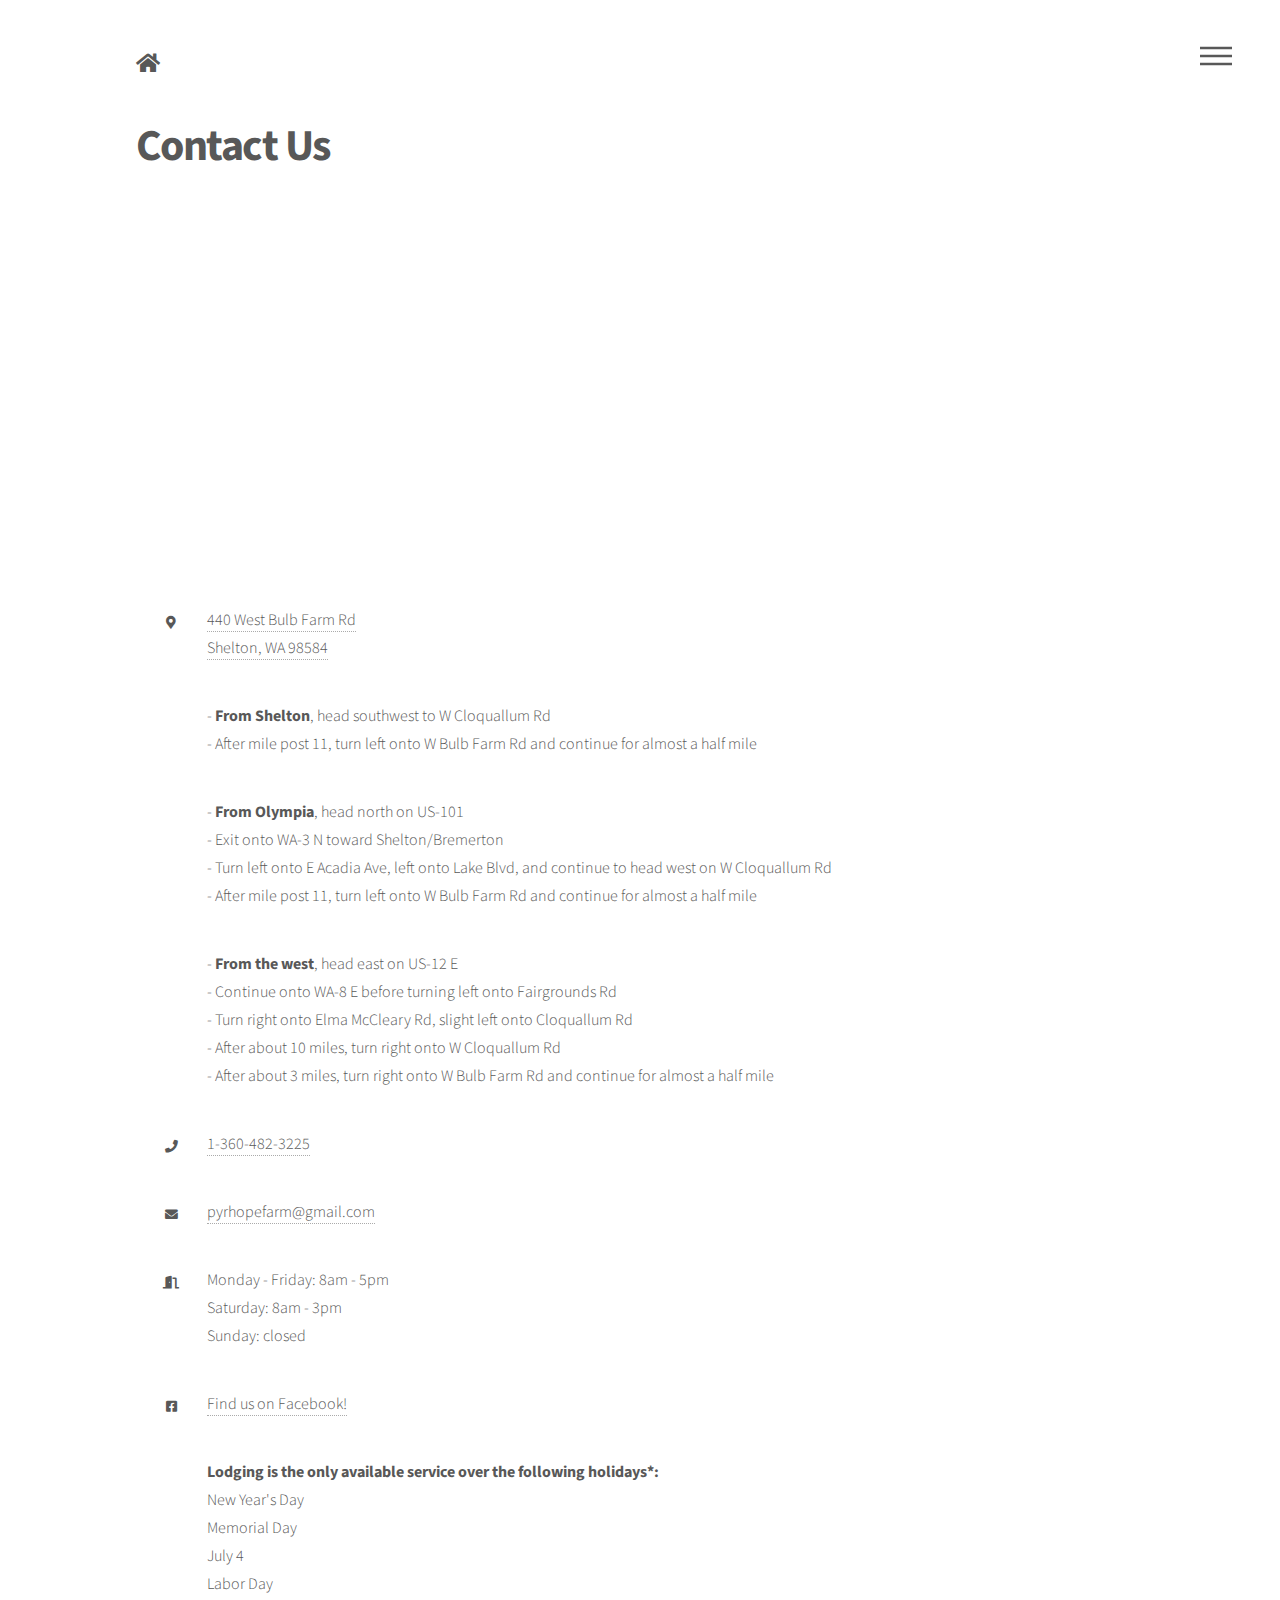
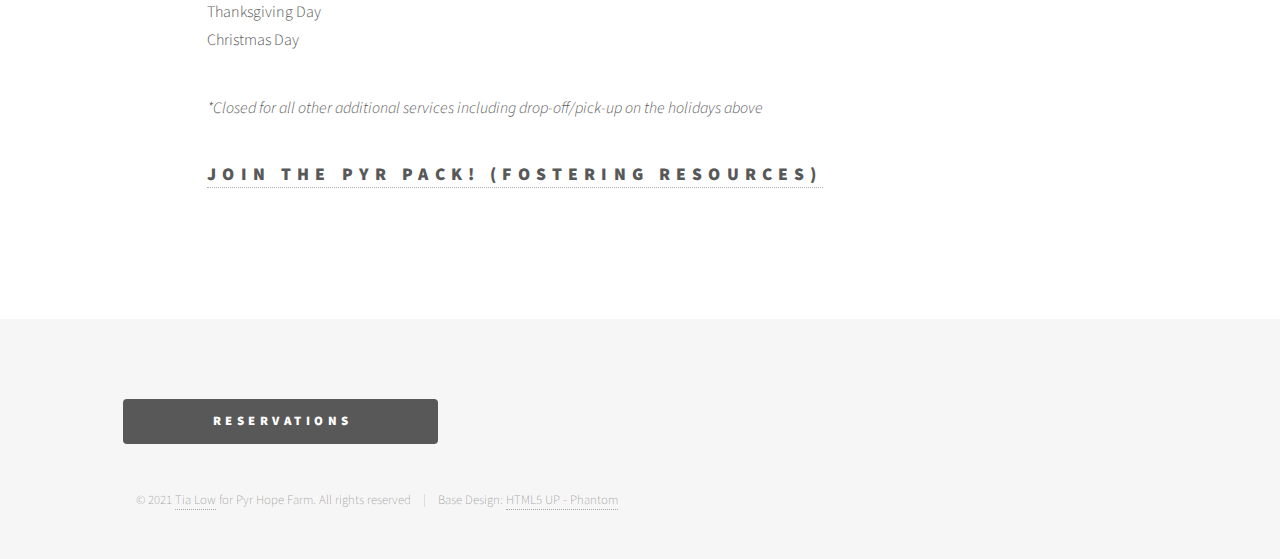
<file: contact.html>
<!DOCTYPE HTML>
<!--
	Phantom by HTML5 UP
	html5up.net | @ajlkn
	Free for personal and commercial use under the CCA 3.0 license (html5up.net/license)
-->
<html>
	<head>
		<title>Pyr Hope Farm</title>
		<meta charset="utf-8" />
		<meta name="viewport" content="width=device-width, initial-scale=1, user-scalable=no" />
		<meta name="description" content="Dog lodging, daycare and park facility nestled into a serene property in Shelton, WA with owners that put your pet's comfort and safety first."/>
    <link rel="stylesheet" href="assets/css/main.css" />
    <link rel="icon" type="image/png" href="images/favicon.png"/>
		<noscript><link rel="stylesheet" href="assets/css/noscript.css" /></noscript>
	</head>
	<body class="is-preload">

		<!-- Wrapper -->
			<div id="wrapper">

				<!-- Header -->
					<header id="header">
						<div class="inner">

							<!-- Home Icon -->
							<a href="/" class="logo">
								<span class="fas fa-home fa-lg"></span>
							</a>

							<!-- Nav -->
								<nav>
									<ul>
										<li><a href="#menu">Menu</a></li>
									</ul>
								</nav>

						</div>
					</header>

				<!-- Menu -->
				<nav id="menu">
					<h2>Menu</h2>
					<ul>
						<li><a href="/">Home</a></li>
						<li><a href="about.html">About Us</a></li>
						<li><a href="services.html">Services</a></li>
						<li><a href="cedar.html">Cedar Grove Dog Park</a></li>
						<li><a href="fostering.html">Pyr Fostering Resources</a></li>
						<li><a href="https://www.kennelbooker.com/clientlogin.aspx?id=36d3e4cf-65bd-4aad-94b4-693cbca38398">Reservations</a></li>
						<li><a href="contact.html">Contact</a></li>
						<li><a href="reviews.html">Reviews</a></li>
						<li><a href="careers.html">Careers</a></li>
						<li><img class="menu-logo" src="images/INKED-LOGO-outer-background-removed.png" alt="dog logo"/></li>

					</ul>
				</nav>

				<!-- Main -->
					<div id="main">
						<div class="inner">
							<h1>Contact Us</h1>

							<p></p>
							
							<iframe src="https://www.google.com/maps/embed?pb=!1m18!1m12!1m3!1d173697.34208095373!2d-123.39844379069997!3d47.13785521998593!2m3!1f0!2f0!3f0!3m2!1i1024!2i768!4f13.1!3m3!1m2!1s0x54919aac9e4a364d%3A0x5cff26359bf84834!2s440%20W%20Bulb%20Farm%20Rd%2C%20Shelton%2C%20WA%2098584!5e0!3m2!1sen!2sus!4v1609309056199!5m2!1sen!2sus" width="100%" height="350" frameborder="0" style="border:0;" allowfullscreen="" aria-hidden="false" tabindex="0"></iframe>
              
          
						<br><br>
								<ul class="contact">
									
                  <li class="icon solid fa-map-marker-alt">
										<a href="https://goo.gl/maps/H8UD1mvucBxuTcrc6" target="_blank">440 West Bulb Farm Rd<br>Shelton, WA 98584</a>
									</li>

									<li>- <span style="font-weight: bold">From Shelton</span>, head southwest to W Cloquallum Rd<br>
										- After mile post 11, turn left onto W Bulb Farm Rd and continue for almost a half mile</li>

									<li>- <span style="font-weight: bold">From Olympia</span>, head north on US-101<br>
										- Exit onto WA-3 N toward Shelton/Bremerton<br>
										- Turn left onto E Acadia Ave, left onto Lake Blvd, and continue to head west on W Cloquallum Rd<br>
										- After mile post 11, turn left onto W Bulb Farm Rd and continue for almost a half mile</li>

									<li>- <span style="font-weight: bold">From the west</span>, head east on US-12 E<br>
										- Continue onto WA-8 E before turning left onto Fairgrounds Rd<br>
										- Turn right onto Elma McCleary Rd, slight left onto Cloquallum Rd<br>
										- After about 10 miles, turn right onto W Cloquallum Rd<br>
										- After about 3 miles, turn right onto W Bulb Farm Rd and continue for almost a half mile</li>

									
									<li class="icon solid fa-phone"><a href="tel:13604823255">1-360-482-3225</a></li>
                  
                  <li class="icon solid fa-envelope"><a href="mailto:pyrhopefarm@gmail.com" >pyrhopefarm@gmail.com</a></li>

									<li class="icon solid fa-door-open" id="hours">Monday - Friday: 8am - 5pm<br>Saturday: 8am - 3pm<br>Sunday: closed</li>

									<li class="icon brands style1 fa-facebook-square">
										<a
										href="https://www.facebook.com/pyrhopefarm/" 
                    target="_blank"
										>
											Find us on Facebook!

										</a>
									</li>
									
									<li><span style="font-weight: bold">Lodging is the only available service over the following holidays*:</span><br>New Year&#39;s Day<br>Memorial Day<br>July 4<br>Labor Day<br>Thanksgiving Day<br>Christmas Day</li>

									<li style="font-style: italic">*Closed for all other additional services including drop-off/pick-up on the holidays above</li>

                  <li ><h2><a href="fostering.html">Join the Pyr Pack! (fostering resources)</a></h2></li>

                </ul>
                
            </div>
					</div>

				<!-- Footer -->
				<footer id="footer">
					<div class="inner">

						<section>

							<div class="row">
								<ul class="contact actions">
									<a href="https://www.kennelbooker.com/clientlogin.aspx?id=36d3e4cf-65bd-4aad-94b4-693cbca38398" target="_blank" class="button primary fit">Reservations</a>
								</ul>
							</div>

						
							<ul class="copyright">
								<li>&copy; 2021 <a href="https://tialow.com" target="_blank">Tia Low</a> for Pyr Hope Farm. All rights reserved</li><li>Base Design: <a href="http://html5up.net" target="_blank">HTML5 UP - Phantom</a></li>
							</ul>
						</section>
					</div>
				</footer>

			</div>

		<!-- Scripts -->
			<script src="assets/js/jquery.min.js"></script>
			<script src="assets/js/browser.min.js"></script>
			<script src="assets/js/breakpoints.min.js"></script>
			<script src="assets/js/util.js"></script>
			<script src="assets/js/main.js"></script>

	</body>
</html>
</file>
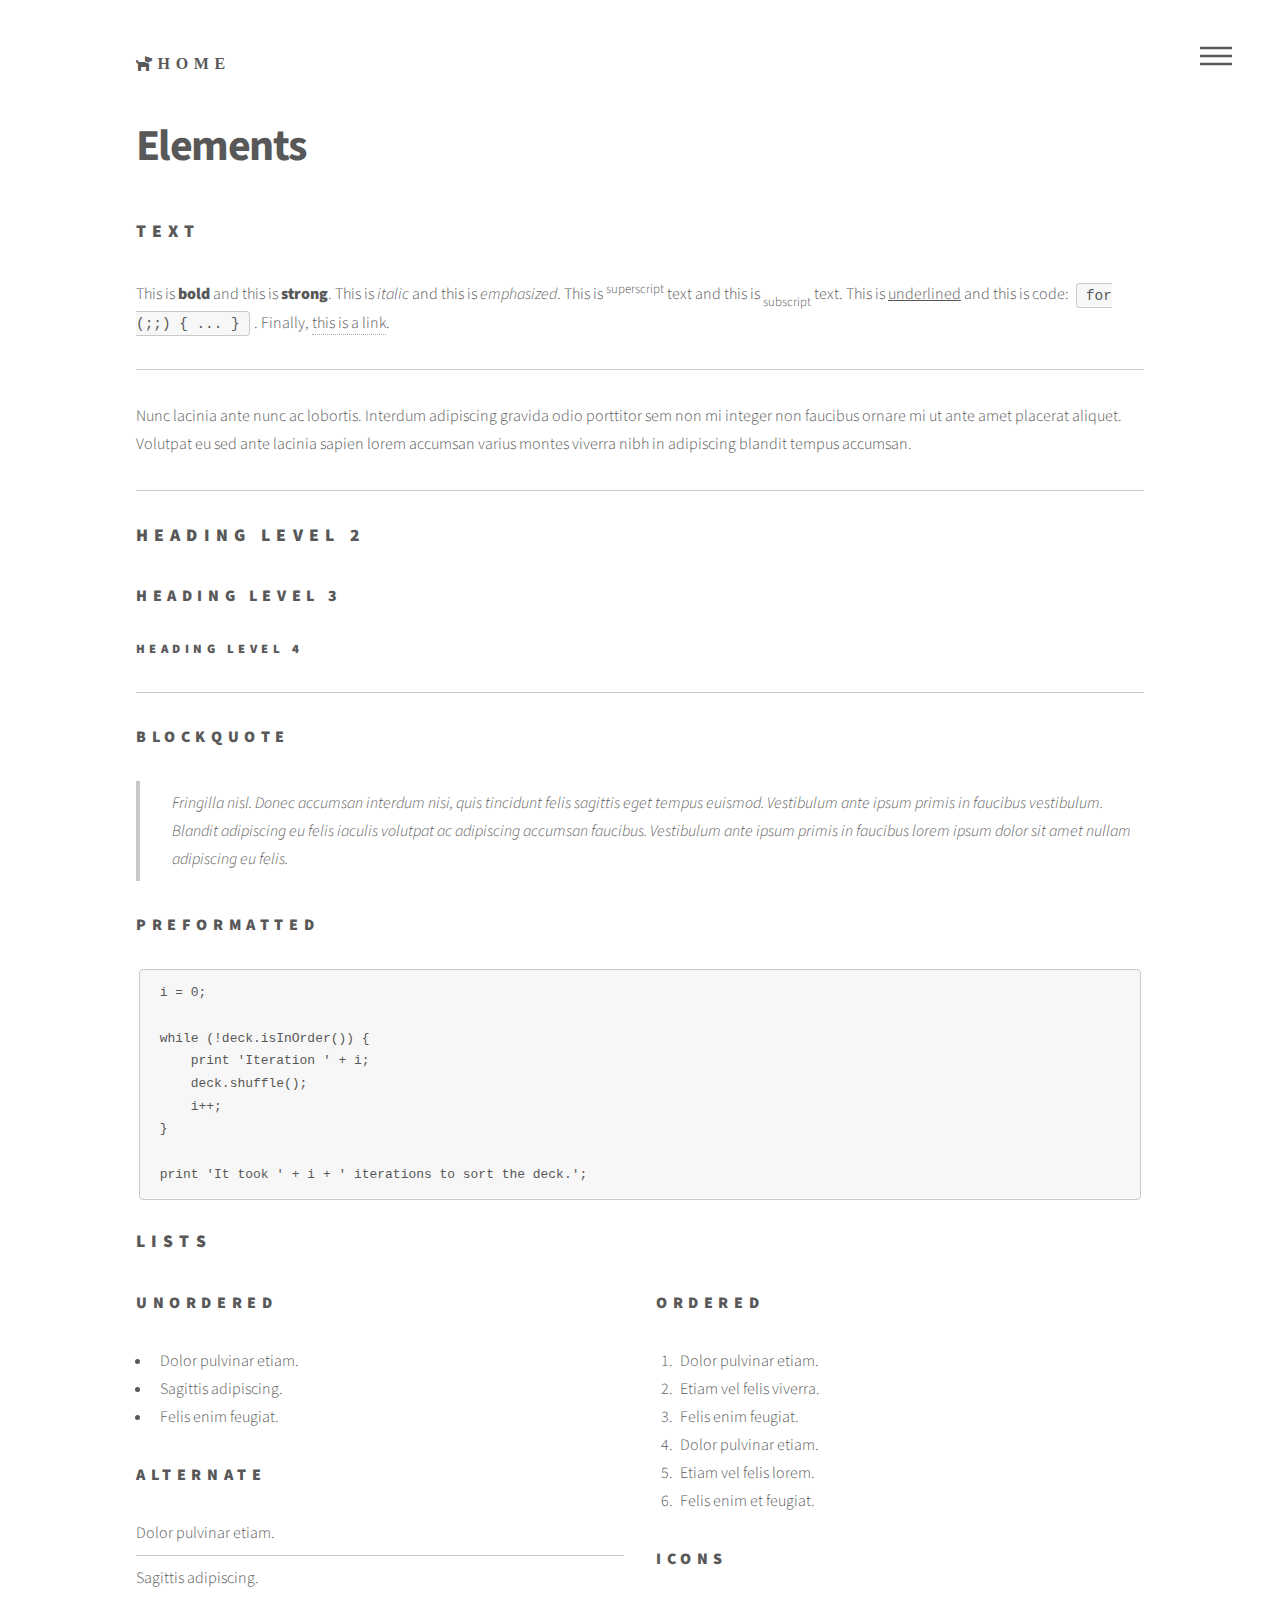
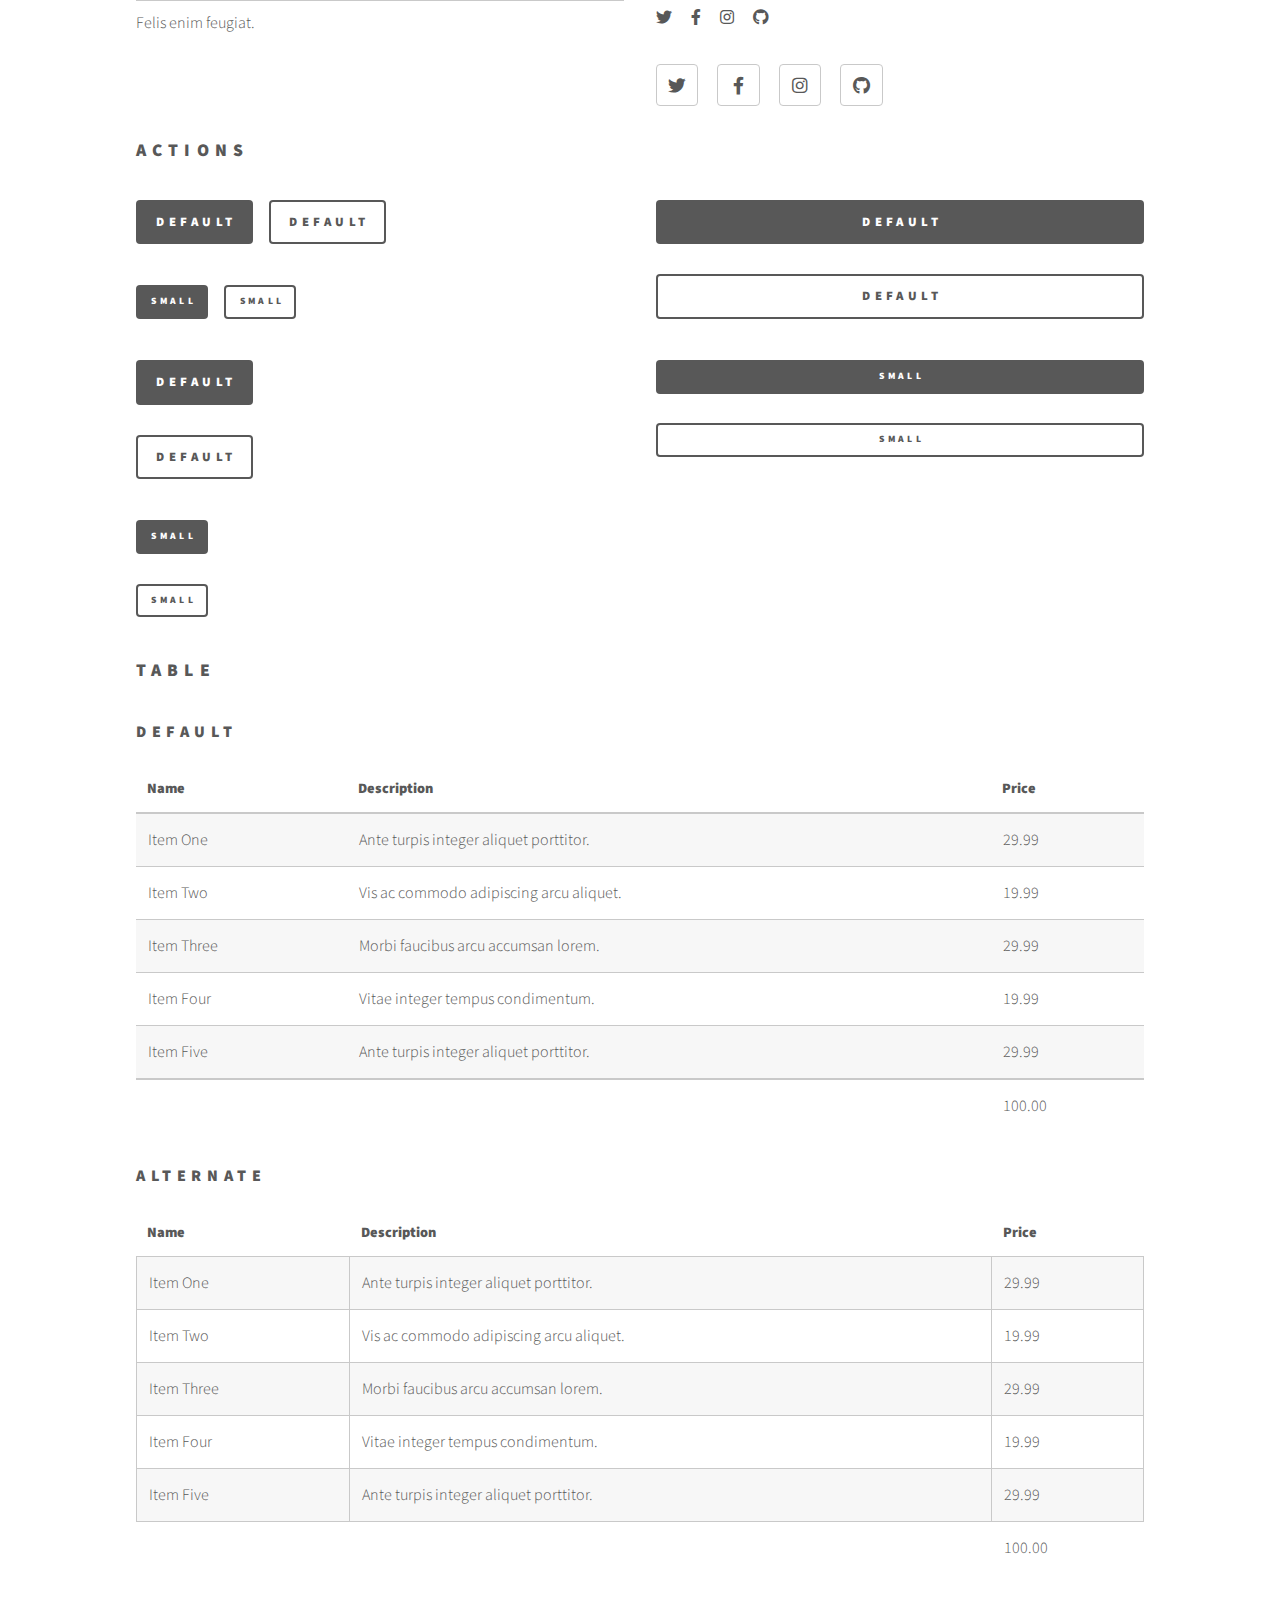
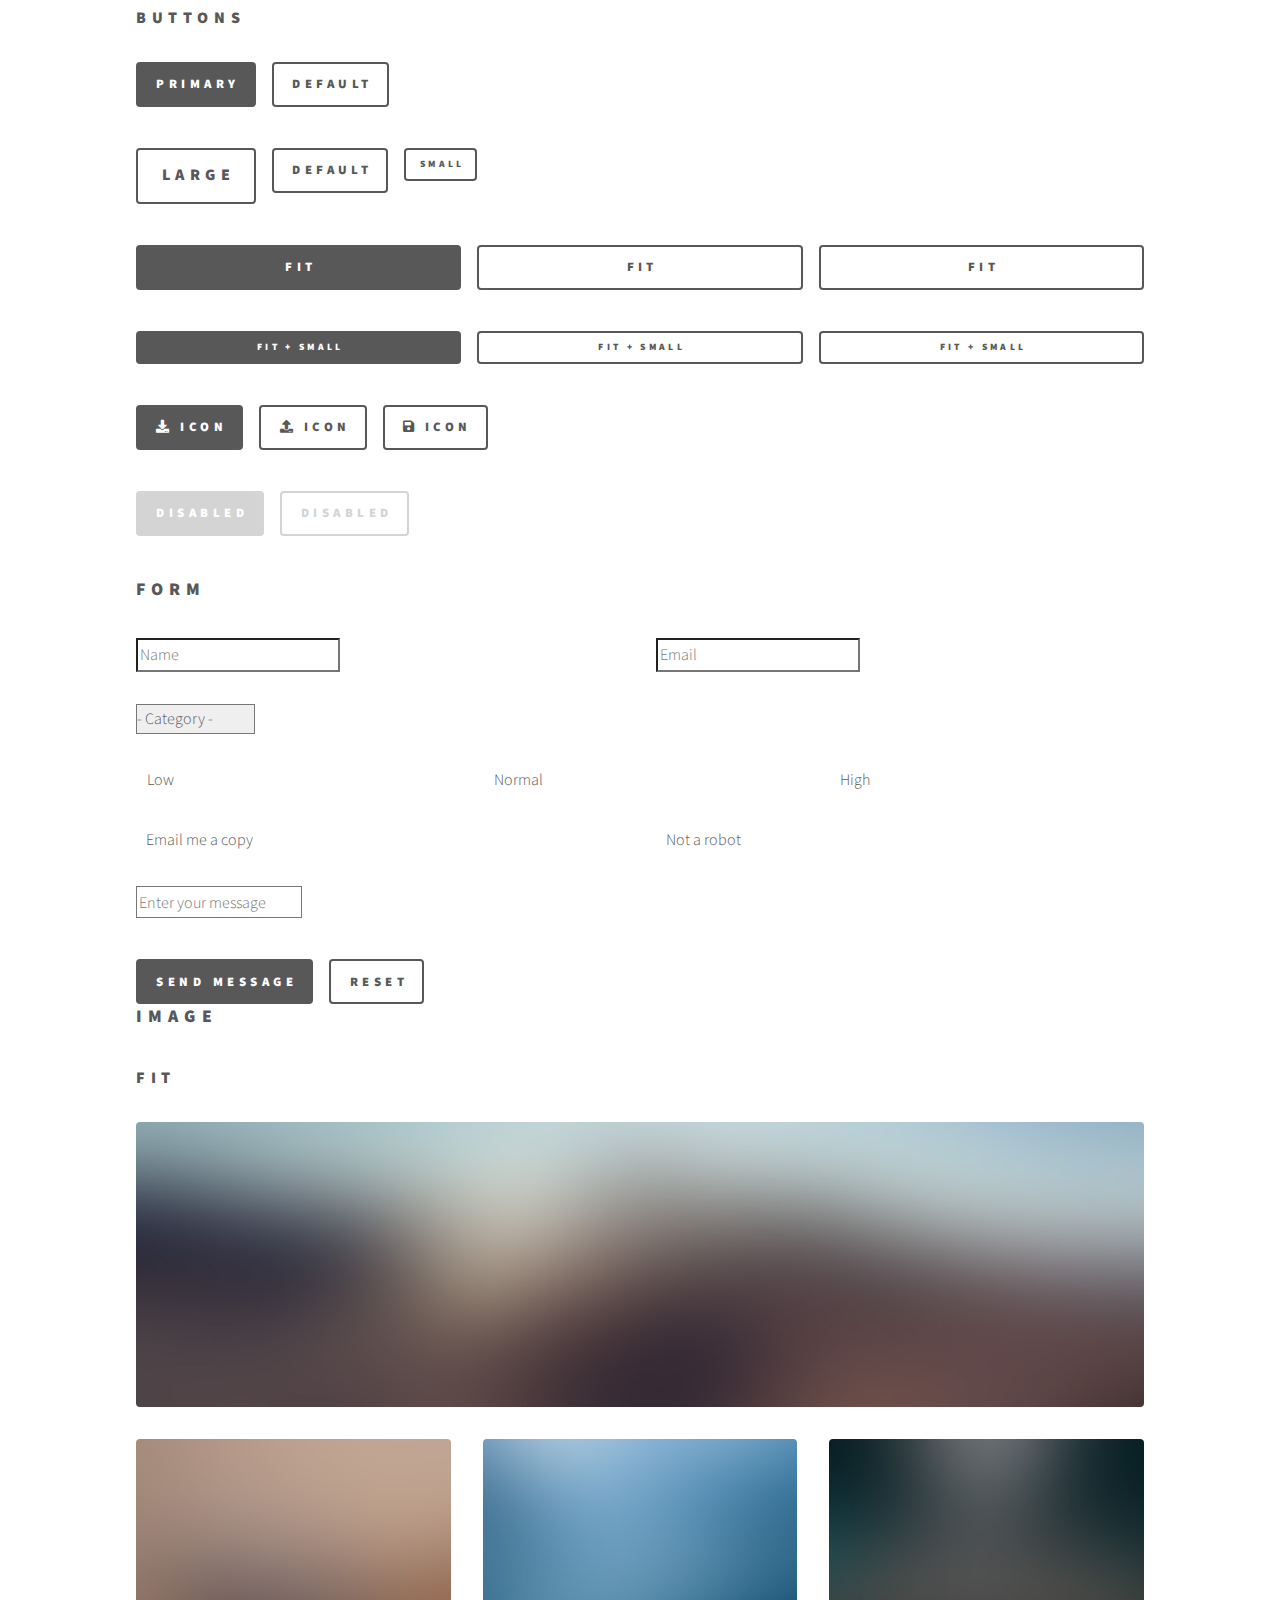
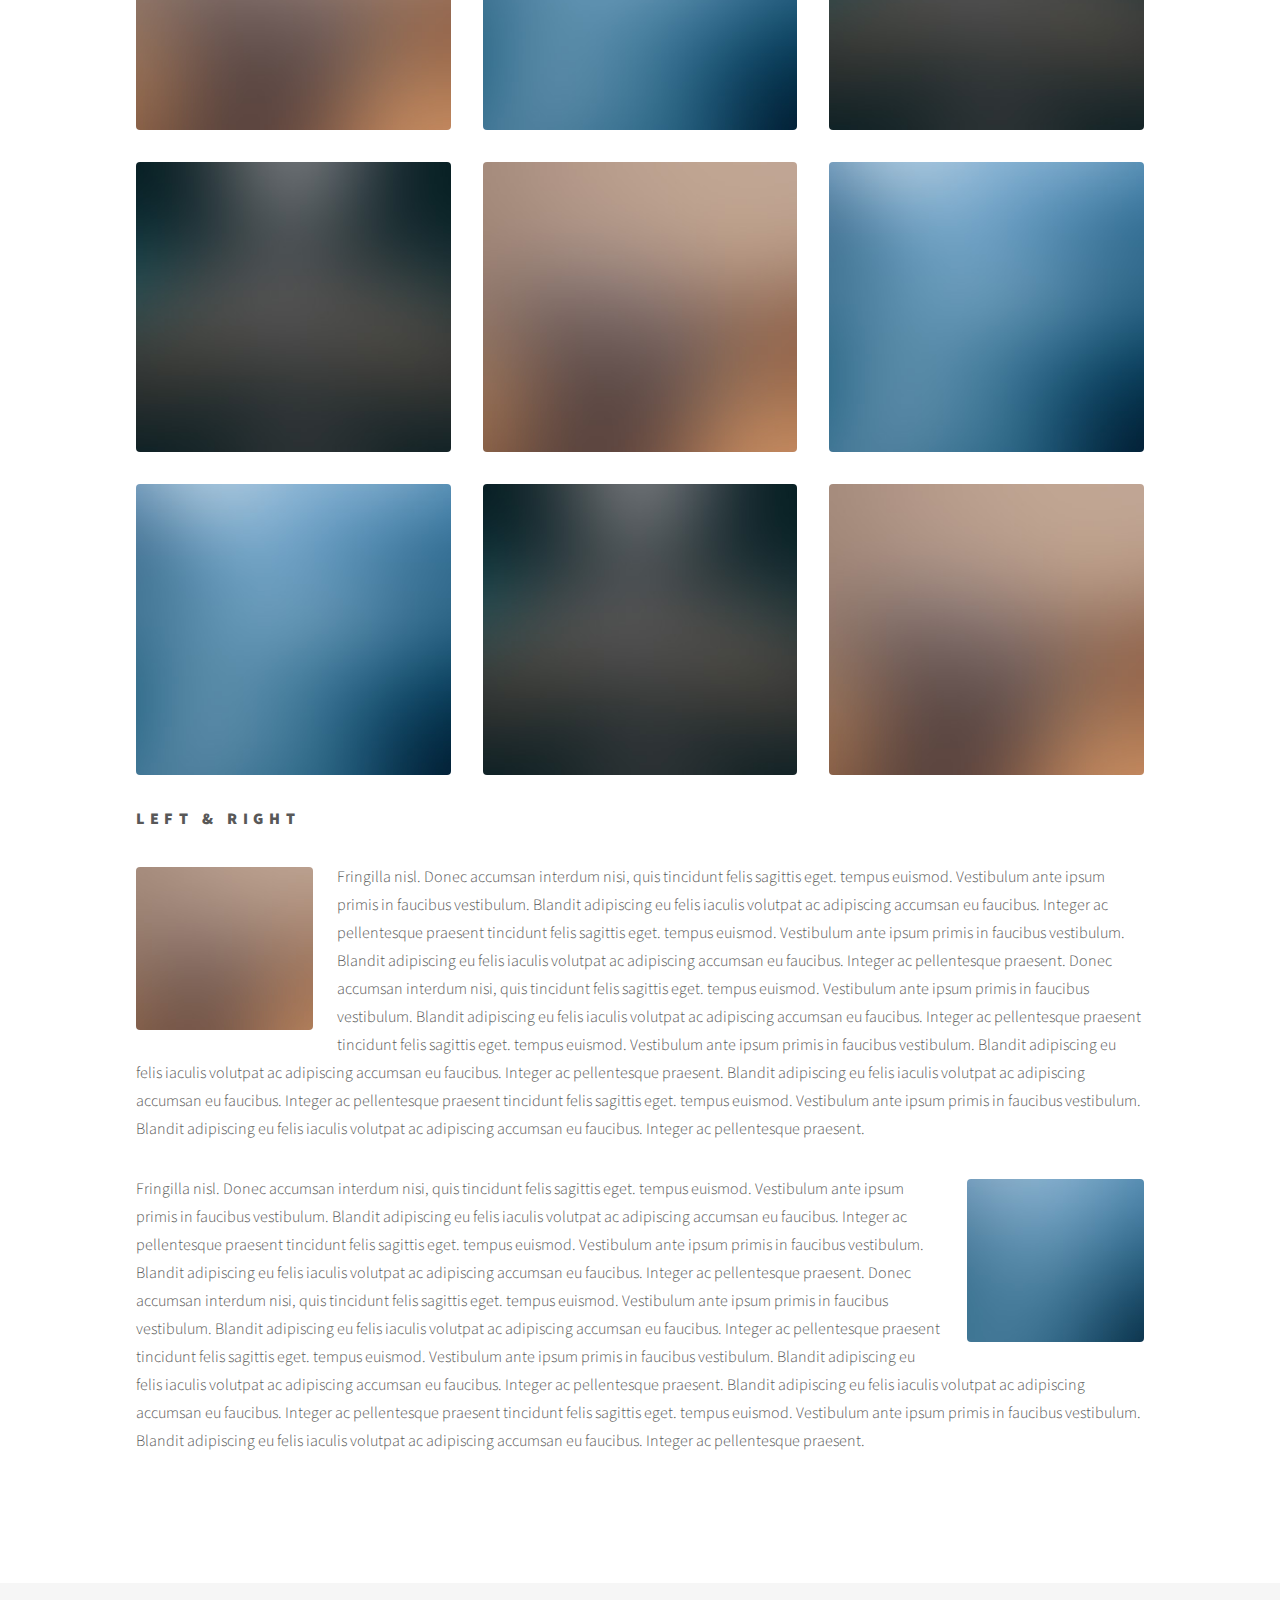
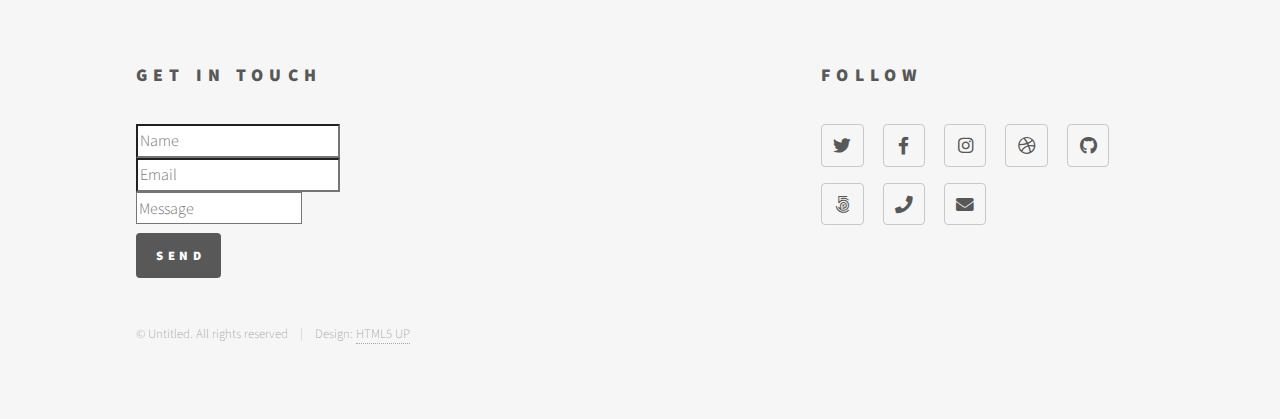
<file: elements.html>
<!DOCTYPE HTML>
<!--
	Phantom by HTML5 UP
	html5up.net | @ajlkn
	Free for personal and commercial use under the CCA 3.0 license (html5up.net/license)
-->
<html>
	<head>
		<title>Elements - Phantom by HTML5 UP</title>
		<meta charset="utf-8" />
		<meta name="viewport" content="width=device-width, initial-scale=1, user-scalable=no" />
		<link rel="stylesheet" href="assets/css/main.css" />
		<noscript><link rel="stylesheet" href="assets/css/noscript.css" /></noscript>
	</head>
	<body class="is-preload">
		<!-- Wrapper -->
			<div id="wrapper">

				<!-- Header -->
					<header id="header">
						<div class="inner">

							<!-- Logo -->
							<a href="/" class="logo">
								<span class="fas fa-dog">Home</span>
							</a>

							<!-- Nav -->
								<nav>
									<ul>
										<li><a href="#menu">Menu</a></li>
									</ul>
								</nav>

						</div>
					</header>

				<!-- Menu -->
					<nav id="menu">
						<h2>Menu</h2>
						<ul>
							<li><a href="index.html">Home</a></li>
							<li><a href="generic.html">Ipsum veroeros</a></li>
							<li><a href="generic.html">Tempus etiam</a></li>
							<li><a href="generic.html">Consequat dolor</a></li>
							<li><a href="elements.html">Elements</a></li>
						</ul>
					</nav>

				<!-- Main -->
					<div id="main">
						<div class="inner">
							<h1>Elements</h1>

							<!-- Text -->
								<section>
									<h2>Text</h2>
									<p>This is <b>bold</b> and this is <strong>strong</strong>. This is <i>italic</i> and this is <em>emphasized</em>.
									This is <sup>superscript</sup> text and this is <sub>subscript</sub> text.
									This is <u>underlined</u> and this is code: <code>for (;;) { ... }</code>. Finally, <a href="#">this is a link</a>.</p>
									<hr />
									<p>Nunc lacinia ante nunc ac lobortis. Interdum adipiscing gravida odio porttitor sem non mi integer non faucibus ornare mi ut ante amet placerat aliquet. Volutpat eu sed ante lacinia sapien lorem accumsan varius montes viverra nibh in adipiscing blandit tempus accumsan.</p>
									<hr />
									<h2>Heading Level 2</h2>
									<h3>Heading Level 3</h3>
									<h4>Heading Level 4</h4>
									<hr />
									<h3>Blockquote</h3>
									<blockquote>Fringilla nisl. Donec accumsan interdum nisi, quis tincidunt felis sagittis eget tempus euismod. Vestibulum ante ipsum primis in faucibus vestibulum. Blandit adipiscing eu felis iaculis volutpat ac adipiscing accumsan faucibus. Vestibulum ante ipsum primis in faucibus lorem ipsum dolor sit amet nullam adipiscing eu felis.</blockquote>
									<h3>Preformatted</h3>
									<pre><code>i = 0;

while (!deck.isInOrder()) {
    print 'Iteration ' + i;
    deck.shuffle();
    i++;
}

print 'It took ' + i + ' iterations to sort the deck.';</code></pre>
								</section>

							<!-- Lists -->
								<section>
									<h2>Lists</h2>
									<div class="row">
										<div class="col-6 col-12-medium">
											<h3>Unordered</h3>
											<ul>
												<li>Dolor pulvinar etiam.</li>
												<li>Sagittis adipiscing.</li>
												<li>Felis enim feugiat.</li>
											</ul>
											<h3>Alternate</h3>
											<ul class="alt">
												<li>Dolor pulvinar etiam.</li>
												<li>Sagittis adipiscing.</li>
												<li>Felis enim feugiat.</li>
											</ul>
										</div>
										<div class="col-6 col-12-medium">
											<h3>Ordered</h3>
											<ol>
												<li>Dolor pulvinar etiam.</li>
												<li>Etiam vel felis viverra.</li>
												<li>Felis enim feugiat.</li>
												<li>Dolor pulvinar etiam.</li>
												<li>Etiam vel felis lorem.</li>
												<li>Felis enim et feugiat.</li>
											</ol>
											<h3>Icons</h3>
											<ul class="icons">
												<li><a href="#" class="icon brands style1 fa-twitter"><span class="label">Twitter</span></a></li>
												<li><a href="#" class="icon brands style1 fa-facebook-f"><span class="label">Facebook</span></a></li>
												<li><a href="#" class="icon brands style1 fa-instagram"><span class="label">Instagram</span></a></li>
												<li><a href="#" class="icon brands style1 fa-github"><span class="label">Github</span></a></li>
											</ul>
											<ul class="icons">
												<li><a href="#" class="icon brands style2 fa-twitter"><span class="label">Twitter</span></a></li>
												<li><a href="#" class="icon brands style2 fa-facebook-f"><span class="label">Facebook</span></a></li>
												<li><a href="#" class="icon brands style2 fa-instagram"><span class="label">Instagram</span></a></li>
												<li><a href="#" class="icon brands style2 fa-github"><span class="label">Github</span></a></li>
											</ul>
										</div>
									</div>
									<h2>Actions</h2>
									<div class="row">
										<div class="col-6 col-12-medium">
											<ul class="actions">
												<li><a href="#" class="button primary">Default</a></li>
												<li><a href="#" class="button">Default</a></li>
											</ul>
											<ul class="actions small">
												<li><a href="#" class="button primary small">Small</a></li>
												<li><a href="#" class="button small">Small</a></li>
											</ul>
											<ul class="actions stacked">
												<li><a href="#" class="button primary">Default</a></li>
												<li><a href="#" class="button">Default</a></li>
											</ul>
											<ul class="actions stacked">
												<li><a href="#" class="button primary small">Small</a></li>
												<li><a href="#" class="button small">Small</a></li>
											</ul>
										</div>
										<div class="col-6 col-12-medium">
											<ul class="actions stacked">
												<li><a href="#" class="button primary fit">Default</a></li>
												<li><a href="#" class="button fit">Default</a></li>
											</ul>
											<ul class="actions stacked">
												<li><a href="#" class="button primary small fit">Small</a></li>
												<li><a href="#" class="button small fit">Small</a></li>
											</ul>
										</div>
									</div>
								</section>

							<!-- Table -->
								<section>
									<h2>Table</h2>
									<h3>Default</h3>
									<div class="table-wrapper">
										<table>
											<thead>
												<tr>
													<th>Name</th>
													<th>Description</th>
													<th>Price</th>
												</tr>
											</thead>
											<tbody>
												<tr>
													<td>Item One</td>
													<td>Ante turpis integer aliquet porttitor.</td>
													<td>29.99</td>
												</tr>
												<tr>
													<td>Item Two</td>
													<td>Vis ac commodo adipiscing arcu aliquet.</td>
													<td>19.99</td>
												</tr>
												<tr>
													<td>Item Three</td>
													<td> Morbi faucibus arcu accumsan lorem.</td>
													<td>29.99</td>
												</tr>
												<tr>
													<td>Item Four</td>
													<td>Vitae integer tempus condimentum.</td>
													<td>19.99</td>
												</tr>
												<tr>
													<td>Item Five</td>
													<td>Ante turpis integer aliquet porttitor.</td>
													<td>29.99</td>
												</tr>
											</tbody>
											<tfoot>
												<tr>
													<td colspan="2"></td>
													<td>100.00</td>
												</tr>
											</tfoot>
										</table>
									</div>

									<h3>Alternate</h3>
									<div class="table-wrapper">
										<table class="alt">
											<thead>
												<tr>
													<th>Name</th>
													<th>Description</th>
													<th>Price</th>
												</tr>
											</thead>
											<tbody>
												<tr>
													<td>Item One</td>
													<td>Ante turpis integer aliquet porttitor.</td>
													<td>29.99</td>
												</tr>
												<tr>
													<td>Item Two</td>
													<td>Vis ac commodo adipiscing arcu aliquet.</td>
													<td>19.99</td>
												</tr>
												<tr>
													<td>Item Three</td>
													<td> Morbi faucibus arcu accumsan lorem.</td>
													<td>29.99</td>
												</tr>
												<tr>
													<td>Item Four</td>
													<td>Vitae integer tempus condimentum.</td>
													<td>19.99</td>
												</tr>
												<tr>
													<td>Item Five</td>
													<td>Ante turpis integer aliquet porttitor.</td>
													<td>29.99</td>
												</tr>
											</tbody>
											<tfoot>
												<tr>
													<td colspan="2"></td>
													<td>100.00</td>
												</tr>
											</tfoot>
										</table>
									</div>
								</section>

							<!-- Buttons -->
								<section>
									<h3>Buttons</h3>
									<ul class="actions">
										<li><a href="#" class="button primary">Primary</a></li>
										<li><a href="#" class="button">Default</a></li>
									</ul>
									<ul class="actions">
										<li><a href="#" class="button large">Large</a></li>
										<li><a href="#" class="button">Default</a></li>
										<li><a href="#" class="button small">Small</a></li>
									</ul>
									<ul class="actions fit">
										<li><a href="#" class="button primary fit">Fit</a></li>
										<li><a href="#" class="button fit">Fit</a></li>
										<li><a href="#" class="button fit">Fit</a></li>
									</ul>
									<ul class="actions fit small">
										<li><a href="#" class="button primary fit small">Fit + Small</a></li>
										<li><a href="#" class="button fit small">Fit + Small</a></li>
										<li><a href="#" class="button fit small">Fit + Small</a></li>
									</ul>
									<ul class="actions">
										<li><a href="#" class="button primary icon solid fa-download">Icon</a></li>
										<li><a href="#" class="button icon solid fa-upload">Icon</a></li>
										<li><a href="#" class="button icon solid fa-save">Icon</a></li>
									</ul>
									<ul class="actions">
										<li><span class="button primary disabled">Disabled</span></li>
										<li><span class="button disabled">Disabled</span></li>
									</ul>
								</section>

							<!-- Form -->
								<section>
									<h2>Form</h2>
									<form method="post" action="#">
										<div class="row gtr-uniform">
											<div class="col-6 col-12-xsmall">
												<input type="text" name="demo-name" id="demo-name" value="" placeholder="Name" />
											</div>
											<div class="col-6 col-12-xsmall">
												<input type="email" name="demo-email" id="demo-email" value="" placeholder="Email" />
											</div>
											<div class="col-12">
												<select name="demo-category" id="demo-category">
													<option value="">- Category -</option>
													<option value="1">Manufacturing</option>
													<option value="1">Shipping</option>
													<option value="1">Administration</option>
													<option value="1">Human Resources</option>
												</select>
											</div>
											<div class="col-4 col-12-small">
												<input type="radio" id="demo-priority-low" name="demo-priority" checked>
												<label for="demo-priority-low">Low</label>
											</div>
											<div class="col-4 col-12-small">
												<input type="radio" id="demo-priority-normal" name="demo-priority">
												<label for="demo-priority-normal">Normal</label>
											</div>
											<div class="col-4 col-12-small">
												<input type="radio" id="demo-priority-high" name="demo-priority">
												<label for="demo-priority-high">High</label>
											</div>
											<div class="col-6 col-12-small">
												<input type="checkbox" id="demo-copy" name="demo-copy">
												<label for="demo-copy">Email me a copy</label>
											</div>
											<div class="col-6 col-12-small">
												<input type="checkbox" id="demo-human" name="demo-human" checked>
												<label for="demo-human">Not a robot</label>
											</div>
											<div class="col-12">
												<textarea name="demo-message" id="demo-message" placeholder="Enter your message" rows="6"></textarea>
											</div>
											<div class="col-12">
												<ul class="actions">
													<li><input type="submit" value="Send Message" class="primary" /></li>
													<li><input type="reset" value="Reset" /></li>
												</ul>
											</div>
										</div>
									</form>
								</section>

							<!-- Image -->
								<section>
									<h2>Image</h2>
									<h3>Fit</h3>
									<div class="box alt">
										<div class="row gtr-uniform">
											<div class="col-12"><span class="image fit"><img src="images/pic13.jpg" alt="" /></span></div>
											<div class="col-4"><span class="image fit"><img src="images/pic01.jpg" alt="" /></span></div>
											<div class="col-4"><span class="image fit"><img src="images/pic02.jpg" alt="" /></span></div>
											<div class="col-4"><span class="image fit"><img src="images/pic03.jpg" alt="" /></span></div>
											<div class="col-4"><span class="image fit"><img src="images/pic03.jpg" alt="" /></span></div>
											<div class="col-4"><span class="image fit"><img src="images/pic01.jpg" alt="" /></span></div>
											<div class="col-4"><span class="image fit"><img src="images/pic02.jpg" alt="" /></span></div>
											<div class="col-4"><span class="image fit"><img src="images/pic02.jpg" alt="" /></span></div>
											<div class="col-4"><span class="image fit"><img src="images/pic03.jpg" alt="" /></span></div>
											<div class="col-4"><span class="image fit"><img src="images/pic01.jpg" alt="" /></span></div>
										</div>
									</div>
									<h3>Left &amp; Right</h3>
									<p><span class="image left"><img src="images/pic14.jpg" alt="" /></span>Fringilla nisl. Donec accumsan interdum nisi, quis tincidunt felis sagittis eget. tempus euismod. Vestibulum ante ipsum primis in faucibus vestibulum. Blandit adipiscing eu felis iaculis volutpat ac adipiscing accumsan eu faucibus. Integer ac pellentesque praesent tincidunt felis sagittis eget. tempus euismod. Vestibulum ante ipsum primis in faucibus vestibulum. Blandit adipiscing eu felis iaculis volutpat ac adipiscing accumsan eu faucibus. Integer ac pellentesque praesent. Donec accumsan interdum nisi, quis tincidunt felis sagittis eget. tempus euismod. Vestibulum ante ipsum primis in faucibus vestibulum. Blandit adipiscing eu felis iaculis volutpat ac adipiscing accumsan eu faucibus. Integer ac pellentesque praesent tincidunt felis sagittis eget. tempus euismod. Vestibulum ante ipsum primis in faucibus vestibulum. Blandit adipiscing eu felis iaculis volutpat ac adipiscing accumsan eu faucibus. Integer ac pellentesque praesent. Blandit adipiscing eu felis iaculis volutpat ac adipiscing accumsan eu faucibus. Integer ac pellentesque praesent tincidunt felis sagittis eget. tempus euismod. Vestibulum ante ipsum primis in faucibus vestibulum. Blandit adipiscing eu felis iaculis volutpat ac adipiscing accumsan eu faucibus. Integer ac pellentesque praesent.</p>
									<p><span class="image right"><img src="images/pic15.jpg" alt="" /></span>Fringilla nisl. Donec accumsan interdum nisi, quis tincidunt felis sagittis eget. tempus euismod. Vestibulum ante ipsum primis in faucibus vestibulum. Blandit adipiscing eu felis iaculis volutpat ac adipiscing accumsan eu faucibus. Integer ac pellentesque praesent tincidunt felis sagittis eget. tempus euismod. Vestibulum ante ipsum primis in faucibus vestibulum. Blandit adipiscing eu felis iaculis volutpat ac adipiscing accumsan eu faucibus. Integer ac pellentesque praesent. Donec accumsan interdum nisi, quis tincidunt felis sagittis eget. tempus euismod. Vestibulum ante ipsum primis in faucibus vestibulum. Blandit adipiscing eu felis iaculis volutpat ac adipiscing accumsan eu faucibus. Integer ac pellentesque praesent tincidunt felis sagittis eget. tempus euismod. Vestibulum ante ipsum primis in faucibus vestibulum. Blandit adipiscing eu felis iaculis volutpat ac adipiscing accumsan eu faucibus. Integer ac pellentesque praesent. Blandit adipiscing eu felis iaculis volutpat ac adipiscing accumsan eu faucibus. Integer ac pellentesque praesent tincidunt felis sagittis eget. tempus euismod. Vestibulum ante ipsum primis in faucibus vestibulum. Blandit adipiscing eu felis iaculis volutpat ac adipiscing accumsan eu faucibus. Integer ac pellentesque praesent.</p>
								</section>

						</div>
					</div>

				<!-- Footer -->
					<footer id="footer">
						<div class="inner">
							<section>
								<h2>Get in touch</h2>
								<form method="post" action="#">
									<div class="fields">
										<div class="field half">
											<input type="text" name="name" id="name" placeholder="Name" />
										</div>
										<div class="field half">
											<input type="email" name="email" id="email" placeholder="Email" />
										</div>
										<div class="field">
											<textarea name="message" id="message" placeholder="Message"></textarea>
										</div>
									</div>
									<ul class="actions">
										<li><input type="submit" value="Send" class="primary" /></li>
									</ul>
								</form>
							</section>
							<section>
								<h2>Follow</h2>
								<ul class="icons">
									<li><a href="#" class="icon brands style2 fa-twitter"><span class="label">Twitter</span></a></li>
									<li><a href="#" class="icon brands style2 fa-facebook-f"><span class="label">Facebook</span></a></li>
									<li><a href="#" class="icon brands style2 fa-instagram"><span class="label">Instagram</span></a></li>
									<li><a href="#" class="icon brands style2 fa-dribbble"><span class="label">Dribbble</span></a></li>
									<li><a href="#" class="icon brands style2 fa-github"><span class="label">GitHub</span></a></li>
									<li><a href="#" class="icon brands style2 fa-500px"><span class="label">500px</span></a></li>
									<li><a href="#" class="icon solid style2 fa-phone"><span class="label">Phone</span></a></li>
									<li><a href="#" class="icon solid style2 fa-envelope"><span class="label">Email</span></a></li>
								</ul>
							</section>
							<ul class="copyright">
								<li>&copy; Untitled. All rights reserved</li><li>Design: <a href="http://html5up.net">HTML5 UP</a></li>
							</ul>
						</div>
					</footer>

			</div>

		<!-- Scripts -->
			<script src="assets/js/jquery.min.js"></script>
			<script src="assets/js/browser.min.js"></script>
			<script src="assets/js/breakpoints.min.js"></script>
			<script src="assets/js/util.js"></script>
			<script src="assets/js/main.js"></script>

	</body>
</html>
</file>
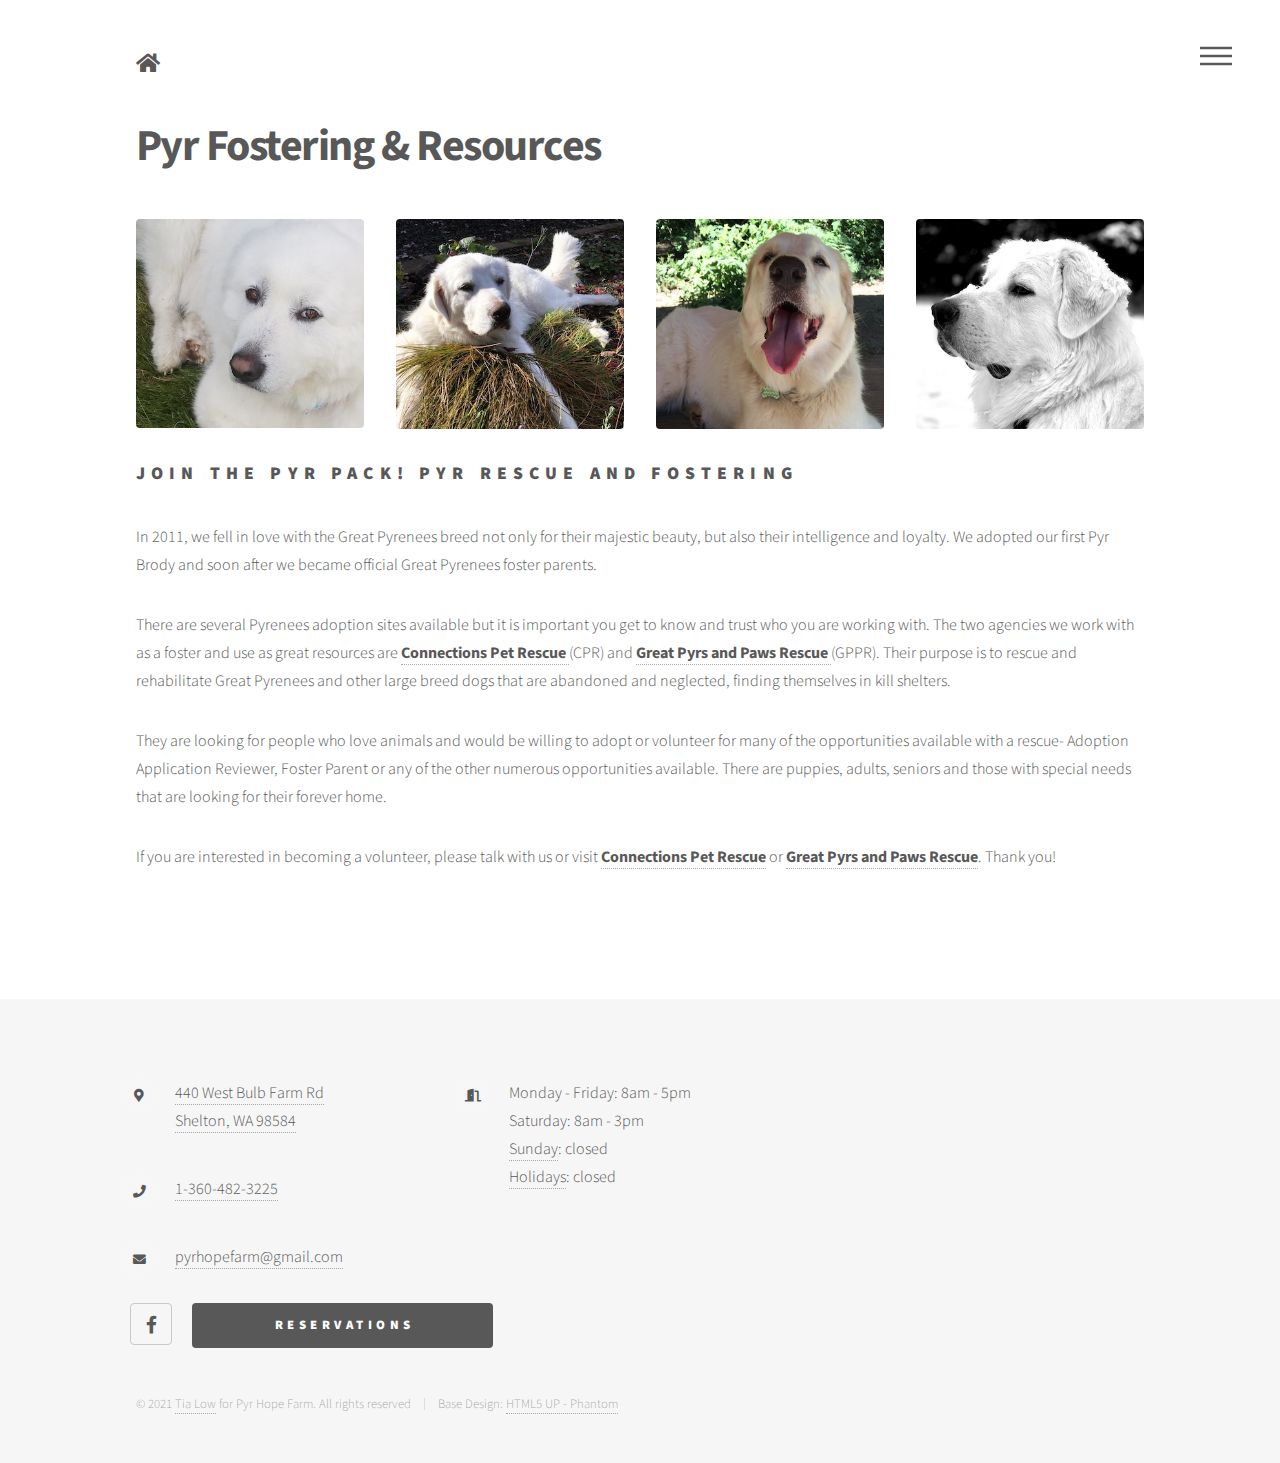
<file: fostering.html>
<!DOCTYPE HTML>
<!--
	Phantom by HTML5 UP
	html5up.net | @ajlkn
	Free for personal and commercial use under the CCA 3.0 license (html5up.net/license)
-->
<html>
	<head>
		<title>Pyr Hope Farm</title>
		<meta charset="utf-8" />
		<meta name="viewport" content="width=device-width, initial-scale=1, user-scalable=no" />
		<meta name="description" content="Dog lodging, daycare and park facility nestled into a serene property in Shelton, WA with owners that put your pet's comfort and safety first."/>
		<link rel="stylesheet" href="assets/css/main.css" />
		<link rel="icon" type="image/png" href="images/favicon.png"/>
		<noscript><link rel="stylesheet" href="assets/css/noscript.css" /></noscript>
	</head>
	<body class="is-preload">
		
		<!-- Wrapper -->
			<div id="wrapper">

				<!-- Header -->
					<header id="header">
						<div class="inner">

							<!-- Home Icon -->
							<a href="/" class="logo">
								<span class="fas fa-home fa-lg"></span>
							</a>

							<!-- Nav -->
								<nav>
									<ul>
										<li><a href="#menu">Menu</a></li>
									</ul>
								</nav>

						</div>
					</header>

				<!-- Menu -->
				<nav id="menu">
					<h2>Menu</h2>
					<ul>
						<li><a href="/">Home</a></li>
						<li><a href="about.html">About Us</a></li>
						<li><a href="services.html">Services</a></li>
						<li><a href="cedar.html">Cedar Grove Dog Park</a></li>
						<li><a href="fostering.html">Pyr Fostering Resources</a></li>
						<li><a href="https://www.kennelbooker.com/clientlogin.aspx?id=36d3e4cf-65bd-4aad-94b4-693cbca38398">Reservations</a></li>
						<li><a href="contact.html">Contact</a></li>
						<li><a href="reviews.html">Reviews</a></li>
						<li><a href="careers.html">Careers</a></li>
						<li><img class="menu-logo" src="images/INKED-LOGO-outer-background-removed.png" alt="dog logo"/></li>

					</ul>
				</nav>

				<!-- Main -->
					<div id="main">
						<div class="inner">
              <h1>Pyr Fostering & Resources</h1>
            

              <div class="box alt">
                <div class="row gtr-uniform">

									<div class="col-3 col-6-medium">
                    <span class="image fit"><img src="images/foster-1.jpg" alt="pyrenees dog"/></span>
                  </div>


                  <div class="col-3 col-6-medium">
                    <span class="image fit"><img src="images/fostering3.jpeg" alt="pyrenees dog"/></span>
                  </div>

                  <div class="col-3 col-6-medium">
                    <span class="image fit"><img src="images/fostering1.jpeg" alt="pyrenees dog"/></span>
									</div>   
									
									<div class="col-3 col-6-medium">
                    <span class="image fit"><img src="images/fostering2.jpg" alt="pyrenees dog"/></span>
                  </div> 

                </div>
              </div>              

							<h2>Join the Pyr Pack! Pyr Rescue and Fostering</h2>

							<p>In 2011, we fell in love with the Great Pyrenees breed not only for their majestic beauty, but also their intelligence and loyalty.  We adopted our first Pyr Brody and soon after we became official Great Pyrenees foster parents.</p>

							<p>There are several Pyrenees adoption sites available but it is important you get to know and trust who you are working with. The two agencies we work with as a foster and use as great resources are <a style="font-weight: bold" href="https://www.connectionspetrescue.org/" target="_blank">Connections Pet Rescue </a>(CPR) and <a style="font-weight: bold" href="https://greatpyrsandpaws.org/" target="_blank">Great Pyrs and Paws Rescue </a>(GPPR). Their purpose is to rescue and rehabilitate Great Pyrenees and other large breed dogs that are abandoned and neglected, finding themselves in kill shelters.</p>

							<p>They are looking for people who love animals and would be willing to adopt or volunteer for many of the opportunities available with a rescue- Adoption Application Reviewer, Foster Parent or any of the other numerous opportunities available. There are puppies, adults, seniors and those with special needs that are looking for their forever home.  </p>

              <p>If you are interested in becoming a volunteer, please talk with us or visit <a href="https://www.connectionspetrescue.org/" style="font-weight: bold" target="_blank">Connections Pet Rescue</a> or <a style="font-weight: bold" href="https://greatpyrsandpaws.org/" target="_blank">Great Pyrs and Paws Rescue</a>. Thank you!</p>
   
						</div>
					</div>

				<!-- Footer -->
				<footer id="footer">
					<div class="inner">

						<section>

							<div class="row">
						
								<ul class="contact">
									<li class="icon solid fa-map-marker-alt">
										<a href="https://goo.gl/maps/H8UD1mvucBxuTcrc6" target="_blank">440 West Bulb Farm Rd<br>Shelton, WA 98584</a>
									</li>
									<li class="icon solid fa-phone">
										<a href="tel:13604823255">1-360-482-3225</a>
									</li>
									<li class="icon solid fa-envelope"><a href="mailto:pyrhopefarm@gmail.com" >pyrhopefarm@gmail.com</a></li>
								</ul>

								<ul class="contact">
                  <li class="icon solid fa-door-open">Monday - Friday: 8am - 5pm<br>
                    Saturday: 8am - 3pm<br>
                    <a href="/contact.html#hours"> Sunday</a>: closed <br>
                    <a href="/contact.html#hours"> Holidays</a>: closed<br>
                  </li>
                </ul>
								
							</div>

							<div class="row"  style="padding-left: 26px">

								<ul class="icons">
									<li>
										<a 
											href="https://www.facebook.com/pyrhopefarm/" 
											target="_blank" 
											class="icon brands style2 fa-facebook-f">
											<span class="label">Facebook</span>
										</a>
									</li>
								</ul>	
								
								<ul class="contact actions">
									<a href="https://www.kennelbooker.com/clientlogin.aspx?id=36d3e4cf-65bd-4aad-94b4-693cbca38398" target="_blank" class="button primary fit">Reservations</a>
								</ul>
							</div>

						
							<ul class="copyright">
								<li>&copy; 2021 <a href="https://tialow.com" target="_blank">Tia Low</a> for Pyr Hope Farm. All rights reserved</li><li>Base Design: <a href="http://html5up.net" target="_blank">HTML5 UP - Phantom</a></li>
							</ul>
						</section>
					</div>
				</footer>

			</div>

		<!-- Scripts -->
			<script src="assets/js/jquery.min.js"></script>
			<script src="assets/js/browser.min.js"></script>
			<script src="assets/js/breakpoints.min.js"></script>
			<script src="assets/js/util.js"></script>
			<script src="assets/js/main.js"></script>

	</body>
</html>
</file>
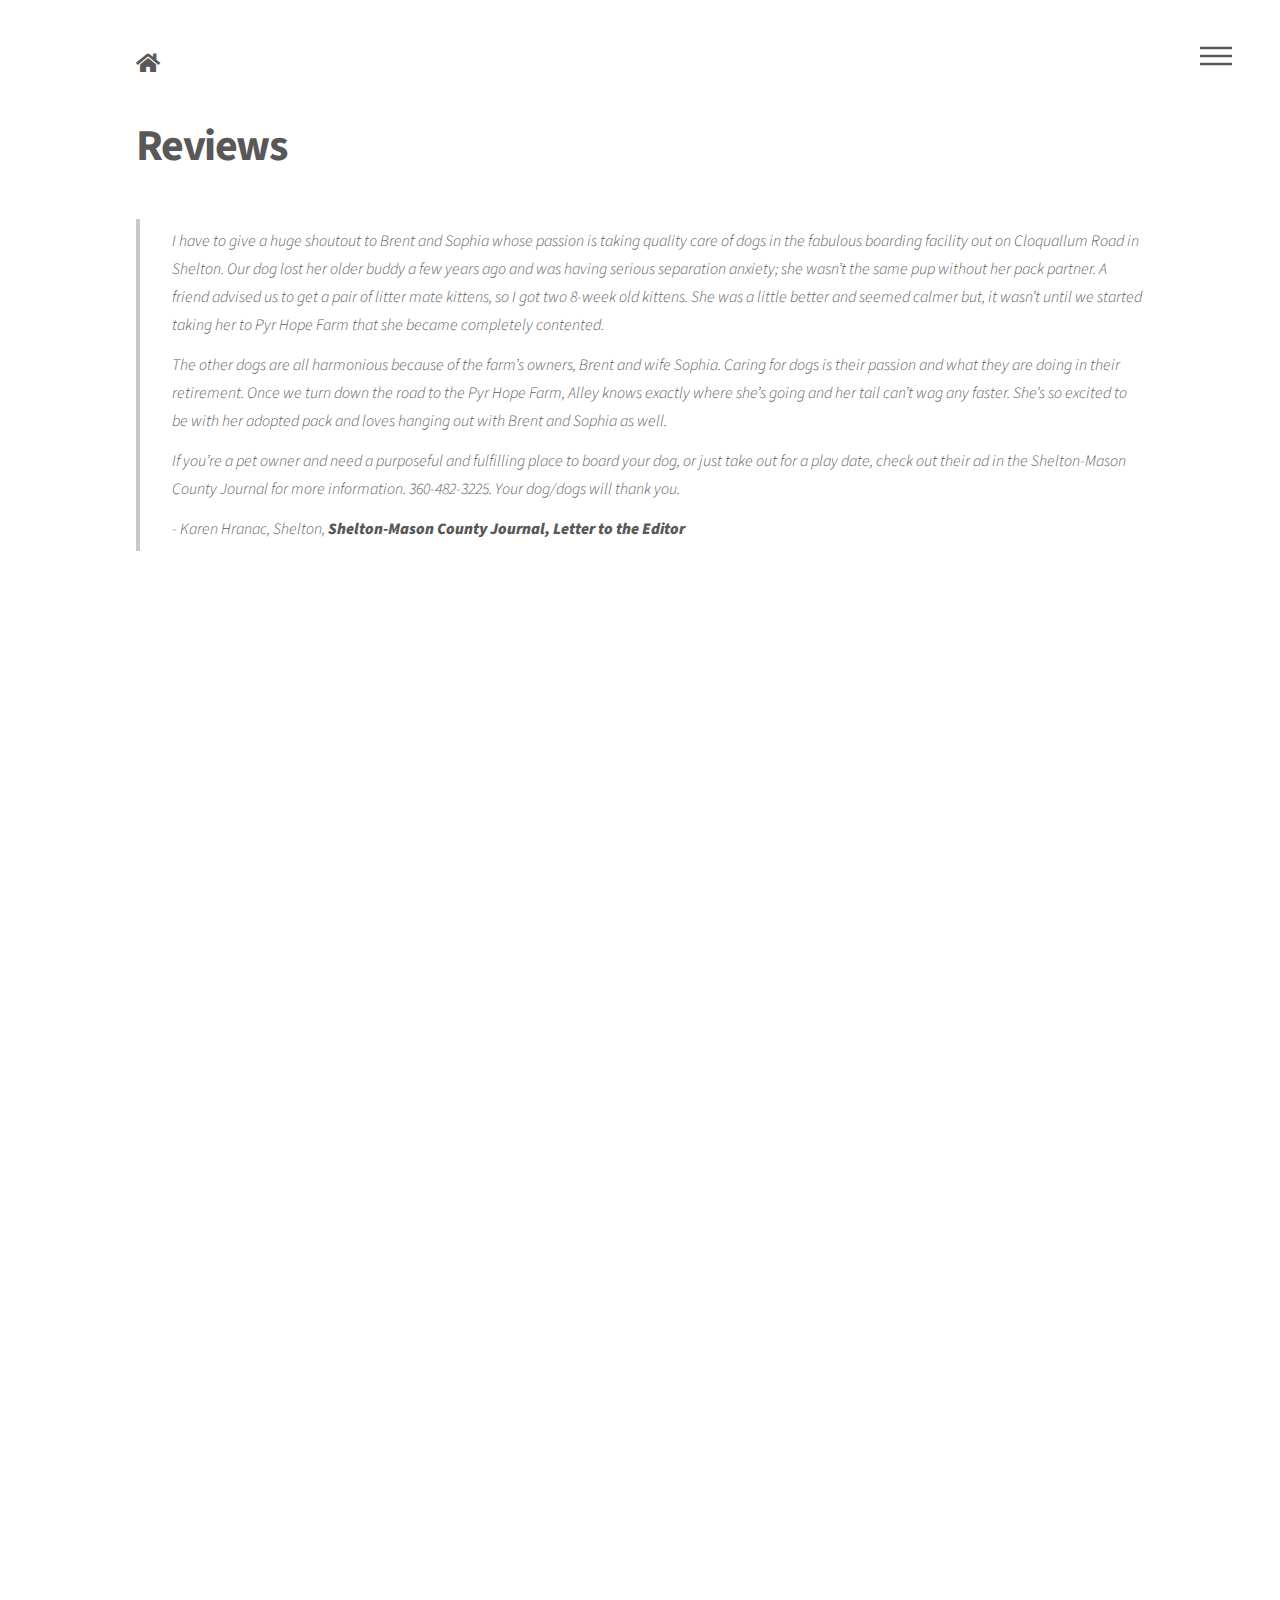
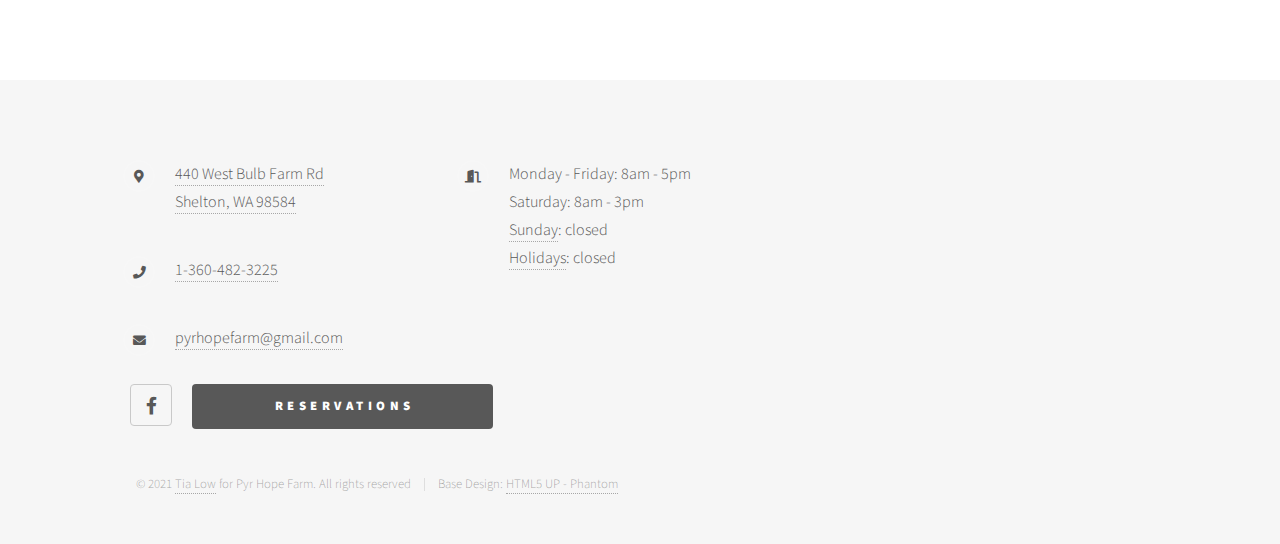
<file: reviews.html>
<!DOCTYPE HTML>
<!--
	Phantom by HTML5 UP
	html5up.net | @ajlkn
	Free for personal and commercial use under the CCA 3.0 license (html5up.net/license)
-->
<html>
	<head>
		<title>Pyr Hope Farm</title>
		<meta charset="utf-8" />
		<meta name="viewport" content="width=device-width, initial-scale=1, user-scalable=no" />
		<meta name="description" content="Dog lodging, daycare and park facility nestled into a serene property in Shelton, WA with owners that put your pet's comfort and safety first."/>
		<link rel="stylesheet" href="assets/css/main.css" />
		<link rel="icon" type="image/png" href="images/favicon.png"/>
		<noscript><link rel="stylesheet" href="assets/css/noscript.css" /></noscript>
	</head>
	<body class="is-preload">
		
		<!-- Wrapper -->
			<div id="wrapper">

				<!-- Header -->
					<header id="header">
						<div class="inner">

							<!-- Home Icon -->
							<a href="/" class="logo">
								<span class="fas fa-home fa-lg"></span>
							</a>

							<!-- Nav -->
								<nav>
									<ul>
										<li><a href="#menu">Menu</a></li>
									</ul>
								</nav>

						</div>
					</header>

				<!-- Menu -->
        <nav id="menu">
          <h2>Menu</h2>
          <ul>
            <li><a href="/">Home</a></li>
            <li><a href="about.html">About Us</a></li>
            <li><a href="services.html">Services</a></li>
            <li><a href="cedar.html">Cedar Grove Dog Park</a></li>
            <li><a href="fostering.html">Pyr Fostering Resources</a></li>
            <li><a href="https://www.kennelbooker.com/clientlogin.aspx?id=36d3e4cf-65bd-4aad-94b4-693cbca38398">Reservations</a></li>
            <li><a href="contact.html">Contact</a></li>
						<li><a href="reviews.html">Reviews</a></li>
            <li><a href="careers.html">Careers</a></li>
            <li><img class="menu-logo" src="images/INKED-LOGO-outer-background-removed.png" alt="dog logo"/></li>

          </ul>
        </nav>

				<!-- Main -->
					<div id="main">
						<div class="inner">
              <h1 id="jobPost">Reviews</h1>

              <blockquote style="margin-bottom: 24px">
                I have to give a huge shoutout to Brent and Sophia whose passion is taking quality care of dogs in the fabulous boarding facility out on Cloquallum Road in Shelton.
                Our dog lost her older buddy a few years ago and was having serious separation
                anxiety; she wasn’t the same pup without her pack partner. A friend advised us
                to get a pair of litter mate kittens, so I got two 8-week old kittens. She was a little better and seemed calmer but, it wasn’t until we started taking her to Pyr Hope
                Farm that she became completely contented.
                <div style="margin-top: 12px"></div>
                The other dogs are all harmonious because of the farm’s owners, Brent and wife
                Sophia. Caring for dogs is their passion and what they are doing in their
                retirement. Once we turn down the road to the Pyr Hope Farm, Alley knows
                exactly where she’s going and her tail can’t wag any faster. She’s so excited to be
                with her adopted pack and loves hanging out with Brent and Sophia as well.
                <div style="margin-top: 12px"></div>
                If you’re a pet owner and need a purposeful and fulfilling place to board your dog,
                or just take out for a play date, check out their ad in the Shelton-Mason County
                Journal for more information. 360-482-3225. Your dog/dogs will thank you.
                <div style="margin-top: 12px"></div>
                - Karen Hranac, Shelton, <b>Shelton-Mason County Journal, Letter to the Editor</b>                
             </blockquote>

              <iframe src='https://widgets.sociablekit.com/google-reviews/iframe/25471610' frameborder='0' width='100%' height='1000'></iframe>

   
						</div>
					</div>

				<!-- Footer -->
				<footer id="footer">
					<div class="inner">

						<section>

							<div class="row">
						
								<ul class="contact">
									<li class="icon solid fa-map-marker-alt">
										<a href="https://goo.gl/maps/H8UD1mvucBxuTcrc6" target="_blank">440 West Bulb Farm Rd<br>Shelton, WA 98584</a>
									</li>
									<li class="icon solid fa-phone">
										<a href="tel:13604823255">1-360-482-3225</a>
									</li>
									<li class="icon solid fa-envelope"><a href="mailto:pyrhopefarm@gmail.com" >pyrhopefarm@gmail.com</a></li>
								</ul>

								<ul class="contact">
                  <li class="icon solid fa-door-open">Monday - Friday: 8am - 5pm<br>
                    Saturday: 8am - 3pm<br>
                    <a href="/contact.html#hours"> Sunday</a>: closed <br>
                    <a href="/contact.html#hours"> Holidays</a>: closed<br>
                  </li>
                </ul>

							</div>

							<div class="row"  style="padding-left: 26px">

								<ul class="icons">
									<li>
										<a 
											href="https://www.facebook.com/pyrhopefarm/" 
											target="_blank" 
											class="icon brands style2 fa-facebook-f">
											<span class="label">Facebook</span>
										</a>
									</li>
								</ul>	
								
								<ul class="contact actions">
									<a href="https://www.kennelbooker.com/clientlogin.aspx?id=36d3e4cf-65bd-4aad-94b4-693cbca38398" target="_blank" class="button primary fit">Reservations</a>
								</ul>
							</div>

						
							<ul class="copyright">
								<li>&copy; 2021 <a href="https://tialow.com" target="_blank">Tia Low</a> for Pyr Hope Farm. All rights reserved</li><li>Base Design: <a href="http://html5up.net" target="_blank">HTML5 UP - Phantom</a></li>
							</ul>
						</section>
					</div>
				</footer>

			</div>

		<!-- Scripts -->
			<script src="assets/js/jquery.min.js"></script>
			<script src="assets/js/browser.min.js"></script>
			<script src="assets/js/breakpoints.min.js"></script>
			<script src="assets/js/util.js"></script>
			<script src="assets/js/main.js"></script>

	</body>
</html>
</file>
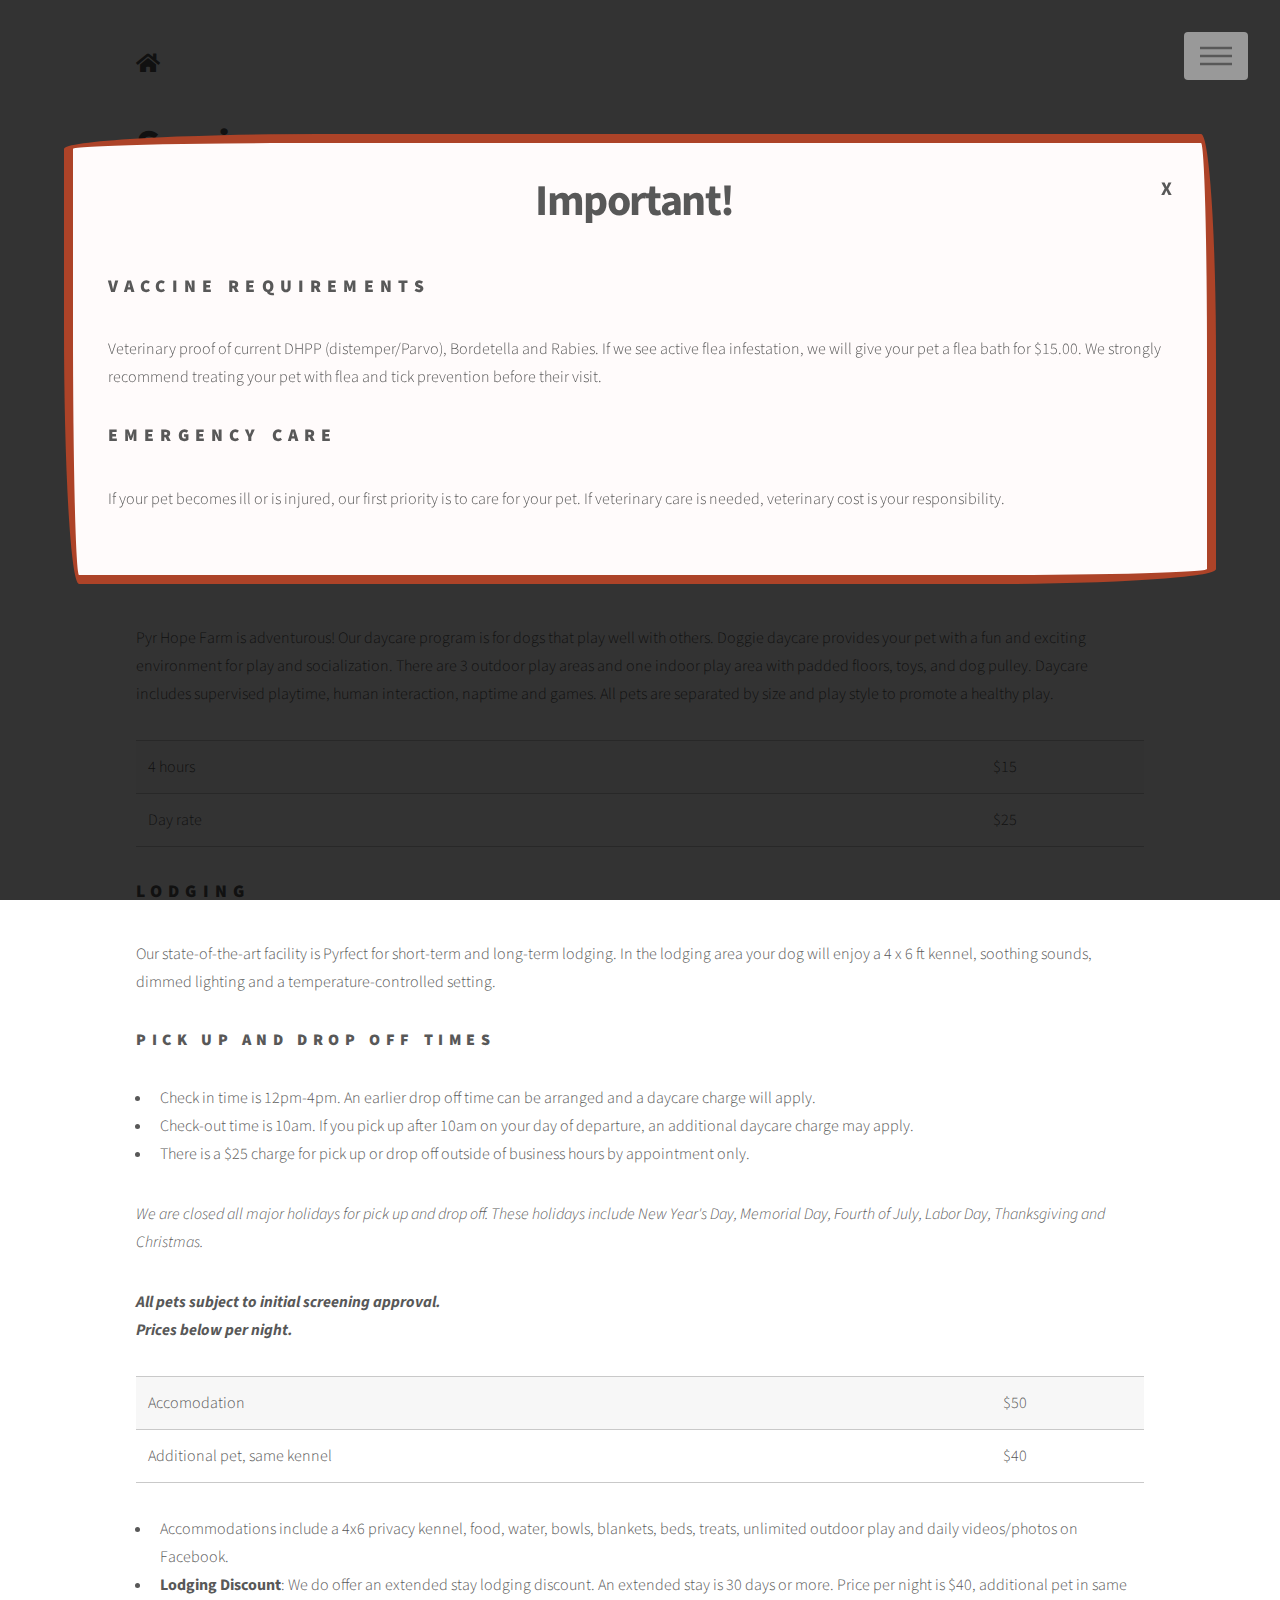
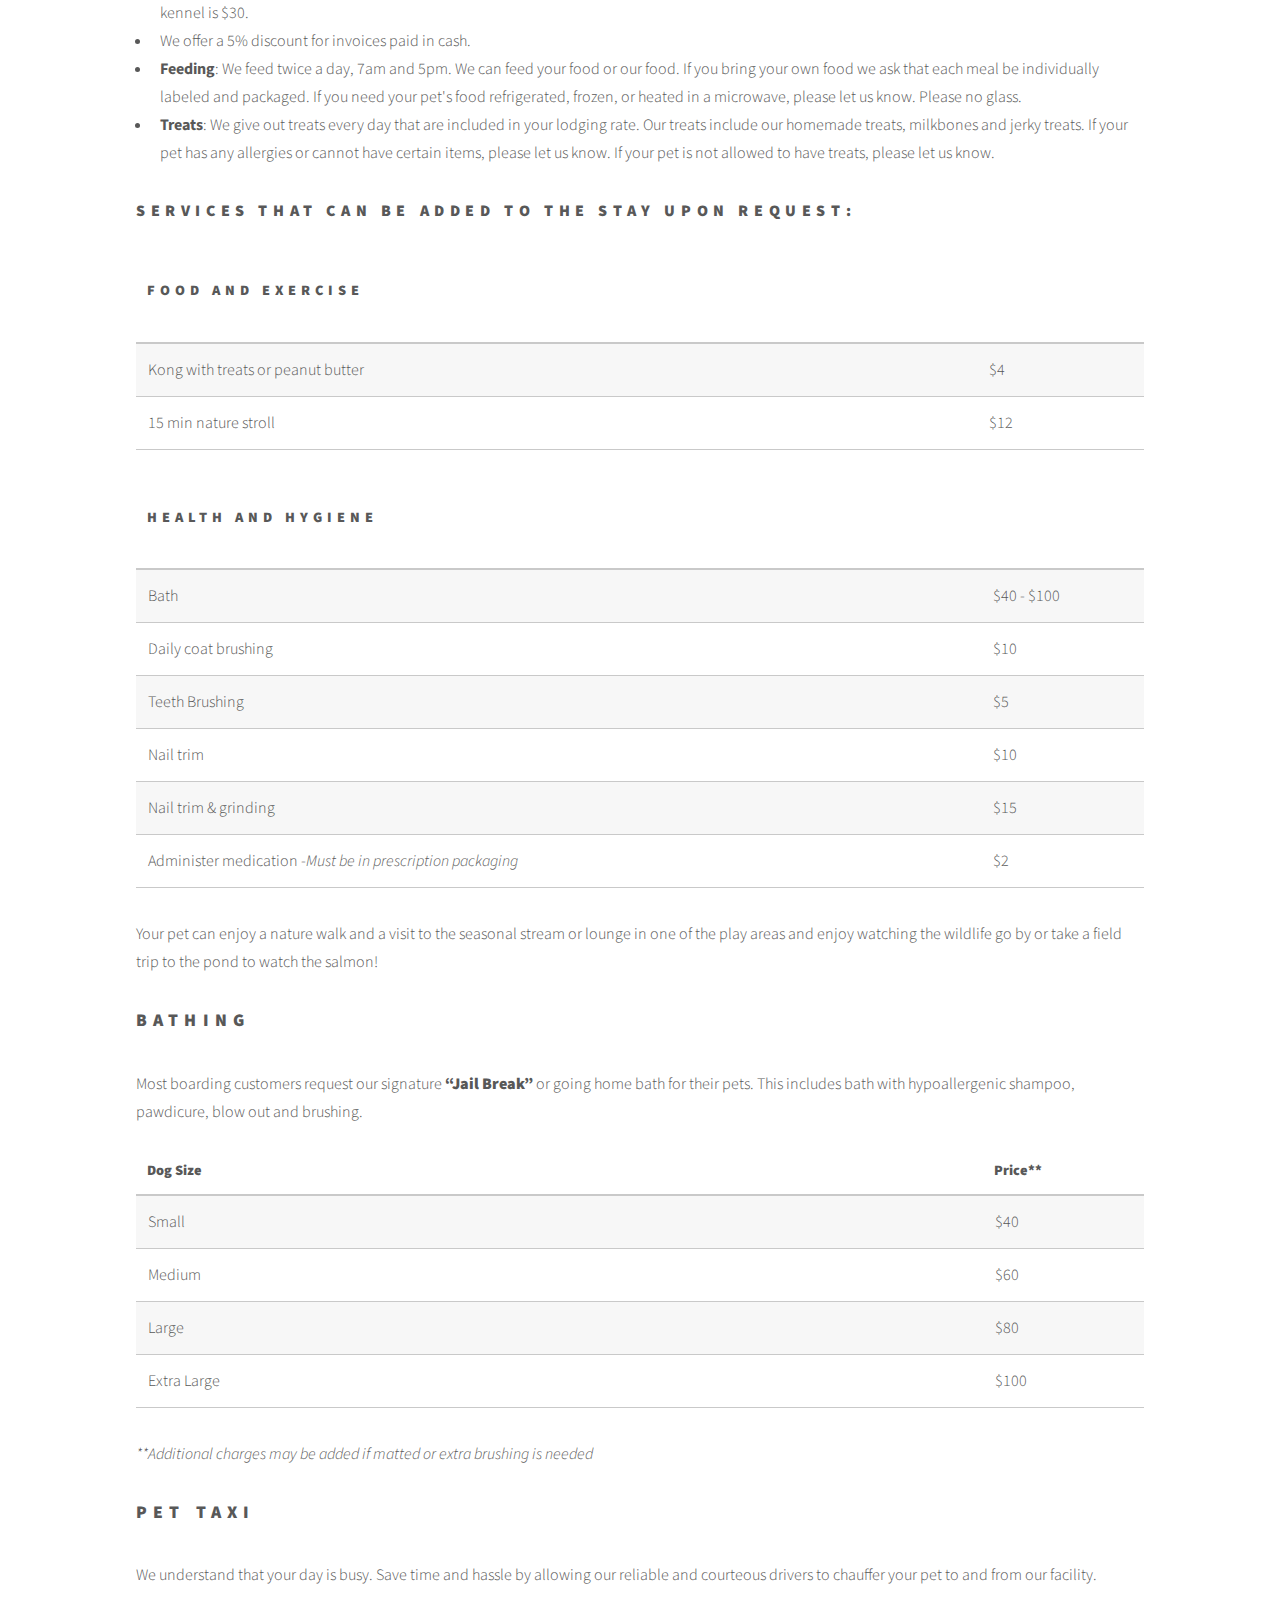
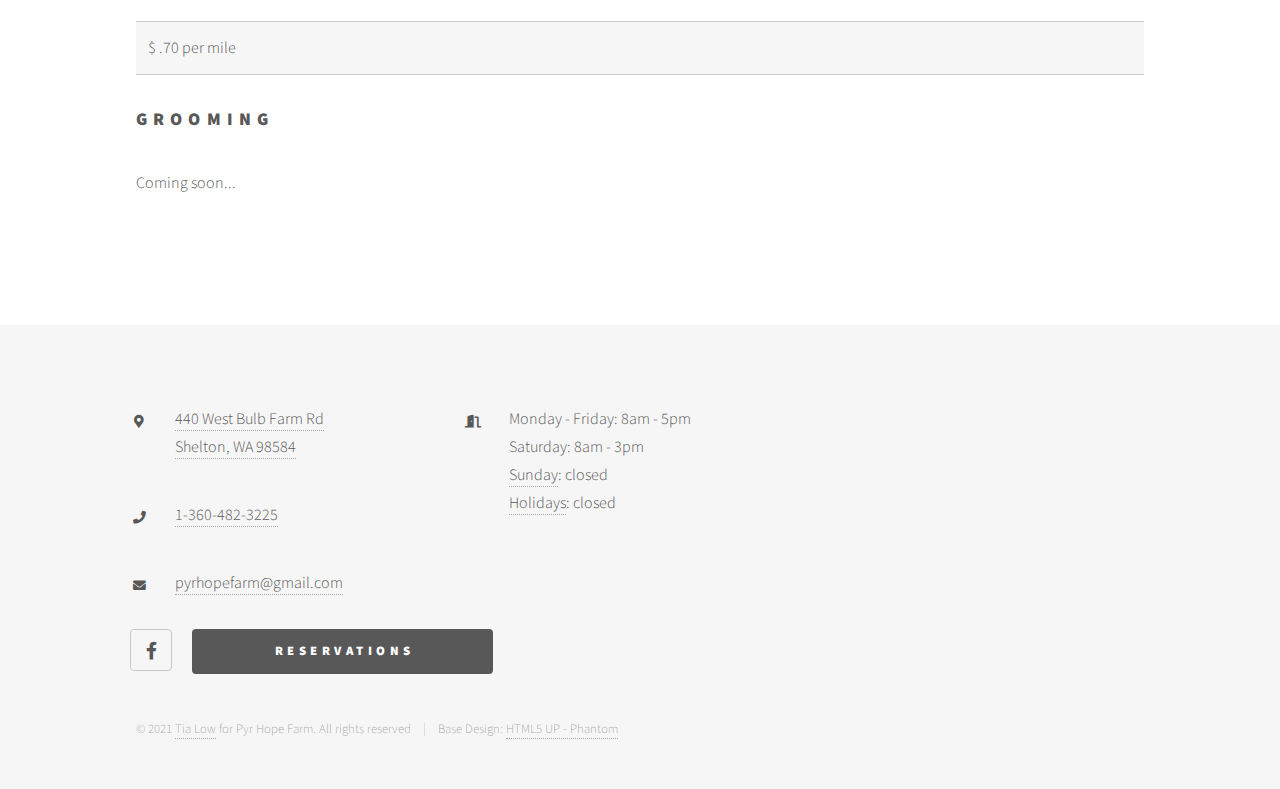
<file: services.html>
<!DOCTYPE HTML>
<!--
	Phantom by HTML5 UP
	html5up.net | @ajlkn
	Free for personal and commercial use under the CCA 3.0 license (html5up.net/license)
-->
<html>
	<head>
		<title>Pyr Hope Farm</title>
		<meta charset="utf-8" />
    <meta name="viewport" content="width=device-width, initial-scale=1, user-scalable=no" />
    <meta name="description" content="Dog lodging, daycare and park facility nestled into a serene property in Shelton, WA with owners that put your pet's comfort and safety first."/>
    <link rel="stylesheet" href="assets/css/main.css" />
    <link rel="icon" type="image/png" href="images/favicon.png"/>
		<noscript><link rel="stylesheet" href="assets/css/noscript.css" /></noscript>
	</head>
	<body class="is-preload">
		<!-- Wrapper -->
			<div id="wrapper">

				<!-- Header -->
					<header id="header">
						<div class="inner">

							<!-- Home Icon -->
              <a href="/" class="logo">
                <span class="fas fa-home fa-lg"></span>
              </a>

							<!-- Nav -->
								<nav>
									<ul>
										<li><a href="#menu">Menu</a></li>
									</ul>
								</nav>

						</div>
					</header>

				<!-- Menu -->
        <nav id="menu">
          <h2>Menu</h2>
          <ul>
            <li><a href="/">Home</a></li>
            <li><a href="about.html">About Us</a></li>
            <li><a href="services.html">Services</a></li>
            <li><a href="cedar.html">Cedar Grove Dog Park</a></li>
            <li><a href="fostering.html">Pyr Fostering Resources</a></li>
            <li><a href="https://www.kennelbooker.com/clientlogin.aspx?id=36d3e4cf-65bd-4aad-94b4-693cbca38398">Reservations</a></li>
            <li><a href="contact.html">Contact</a></li>
            <li><a href="reviews.html">Reviews</a></li>
            <li><a href="careers.html">Careers</a></li>
            <li><img class="menu-logo" src="images/INKED-LOGO-outer-background-removed.png" alt="dog logo"/></li>

          </ul>
        </nav>


        <div class='popup'>
          <div class='popup-inner-div'>

            <p id='close'>X</p>
            <h1 style="text-align: center" >Important!</h1>

            <h2>Vaccine Requirements</h2>
        
            <p>Veterinary proof of current DHPP (distemper/Parvo), Bordetella and Rabies.  If we see active flea infestation, we will give your pet a flea bath for $15.00.  We strongly recommend treating your pet with flea and tick prevention before their visit.</p>

            <h2>Emergency Care</h2>

            <p>If your pet becomes ill or is injured, our first priority is to care for your pet.  If veterinary care is needed, veterinary cost is your responsibility.</p>
        
          </div>
        </div>

				<!-- Main -->
					<div id="main">
						<div class="inner">

              <h1>Services</h1>
              
              <div style="margin-bottom: .3em" class="box alt">
                <div class="row gtr-uniform">

                  <div class="col-3 col-3-medium col-6-small">
                    <a href="#lodging"><h3 style="margin-bottom: 1em">Lodging</h3></a>
                    <a href="#daycare"><h3>Daycare</h3></a>
                  </div>
                  
                  <div class="col-3 col-3-medium col-6-small">
                    <a href="#bathing"><h3 style="margin-bottom: 1em">Bathing</h3></a>
                    <a href="#grooming"><h3>Grooming</h3></a>
                  </div>
                  
									<div class="col-3 col-3-medium col-6-small">
                    <a href="cedar.html"><h3 style="margin-bottom: 1em">Park</h3></a>
                    <a href="#petTaxi"><h3>Pet Taxi</h3></a>
                  </div>

									<div class="col-3 col-3-medium col-6-small">
                    <a href="#addtlServices"><h3 style="margin-bottom: 1em">Addtl Services</h3></a>
                    <a href="fostering.html"><h3>Resources</h3></a>
                  </div>

                </div>
              </div>
              
              <div class="box alt">
                <div class="row gtr-uniform">

                  <div class="col-3 col-6-medium">
                    <span class="image fit"><img src="images/services2.jpg" alt="indoor play area for dogs"/></span>
                  </div>
                  
                  <div class="col-3 col-6-medium">
                    <span class="image fit"><img src="images/services5.jpg" alt="dog bathing station"/></span>
                  </div>
                  
									<div class="col-3 col-6-medium">
                    <span class="image fit"><img src="images/services6.jpg" alt="outdoor fenced play area for dogs"/></span>
                  </div>

									<div class="col-3 col-6-medium">
                    <span class="image fit"><img src="images/services4.jpg" alt="indoor kennels for dogs"/></span>
                  </div>
                  
                </div>
              </div>

              <h2 id="daycare">Doggie Daycare</h2>

              <p>Pyr Hope Farm is adventurous! Our daycare program is for dogs that play well with others.  Doggie daycare provides your pet with a fun and exciting environment for play and socialization. There are 3 outdoor play areas and one indoor play area with padded floors, toys, and dog pulley.  Daycare includes supervised playtime, human interaction, naptime and games.  All pets are separated by size and play style to promote a healthy play.</p>

              <div class="table-wrapper">
                <table>
                  <tbody>
                    <tr>
                      <td>4 hours</td>
                      <td>&#36;15</td>
                    </tr>
                    <tr>
                      <td>Day rate&nbsp;&nbsp;&nbsp;&nbsp;&nbsp;&nbsp;&nbsp;&nbsp;&nbsp;&nbsp;&nbsp;&nbsp;&nbsp;&nbsp;&nbsp;&nbsp;&nbsp;&nbsp;&nbsp;&nbsp;&nbsp;&nbsp;&nbsp;&nbsp;&nbsp;&nbsp;&nbsp;&nbsp;&nbsp;&nbsp;&nbsp;&nbsp;&nbsp;&nbsp;&nbsp;&nbsp;&nbsp;&nbsp;&nbsp;&nbsp;&nbsp;&nbsp;&nbsp;&nbsp;&nbsp;&nbsp;&nbsp;&nbsp;&nbsp;&nbsp;&nbsp;&nbsp;&nbsp;&nbsp;&nbsp;&nbsp;&nbsp;</td>
                      <td>&#36;25</td>
                    </tr>                    
                  </tbody>
                </table>
              </div>

              <h2 id="lodging">Lodging</h2>

              <p>Our state-of-the-art facility is Pyrfect for short-term and long-term lodging. In the lodging area your dog will enjoy a 4 x 6 ft kennel, soothing sounds, dimmed lighting and a temperature-controlled setting. </p>

              <h3>Pick up and drop off times</h3>

              <div class="row">
                <div class="col-12">
                  <ul>
                    <li>Check in time is 12pm-4pm. An earlier drop off time can be arranged and a daycare charge will apply.</li>
                    <li>Check-out time is 10am. If you pick up after 10am on your day of
                      departure, an additional daycare charge may apply.</li>
                    <li>There is a $25 charge for pick up or drop off outside of business
                      hours by appointment only.</li>
                  </ul>

                  <p style="font-style: italic">We are closed all major holidays for pick up and drop off. These holidays include New Year&#39;s Day, Memorial Day, Fourth of July, Labor Day, Thanksgiving and Christmas.</p>
                </div>
              </div>

              <!-- <p style="font-weight: bold">Check-in time is <b>12pm</b>. Check-out time is <b>10am</b>. <a href="https://www.kennelbooker.com/clientlogin.aspx?id=36d3e4cf-65bd-4aad-94b4-693cbca38398" target="_blank" >Make a reservation today!</a><br> -->
                <p style="font-weight: bold; font-style: italic">All pets subject to initial screening approval.<br>Prices below per night.</p>


              <div class="table-wrapper">
                <table>
                  <tbody>
                    <tr>
                      <td>Accomodation</td>
                      <td>&#36;50</td>
                    </tr>
                    <tr>
                      <td>Additional pet, same kennel&nbsp;&nbsp;&nbsp;&nbsp;&nbsp;&nbsp;&nbsp;&nbsp;&nbsp;&nbsp;&nbsp;&nbsp;&nbsp;&nbsp;&nbsp;&nbsp;&nbsp;&nbsp;&nbsp;&nbsp;</td>
                      <td>&#36;40</td>
                    </tr>                     
                  </tbody>
                </table>
              </div>

              <div class="row">
                <div class="col-12">
                  <ul>
                    <li>Accommodations include a 4x6 privacy kennel, food, water, bowls, blankets, beds, treats, unlimited outdoor play and daily videos/photos on Facebook.</li>
                    <li><span style="font-weight: bold">Lodging Discount</span>: We do offer an extended stay lodging discount. An extended stay is 30 days or more. Price per night is $40, additional pet in same kennel is $30.</li>
                    <li>We offer a 5% discount for invoices paid in cash.</li>
                    <li><span style="font-weight: bold">Feeding</span>: We feed twice a day, 7am and 5pm. We can feed your food or our food. If you bring your own food we ask that each meal be individually labeled and packaged. If you need your pet&#39;s food refrigerated, frozen, or heated in a microwave, please let us know. Please no glass.</li>
                    <li><span style="font-weight: bold">Treats</span>: We give out treats every day that are included in your lodging rate. Our treats include our homemade treats, milkbones and jerky treats. If your pet has any allergies or cannot have certain items, please let us know. If your pet is not allowed to have treats, please let us know.</li>
                  </ul>
                </div>
              </div>

              <h3 id="addtlServices">Services that can be added to the stay upon request:</h3>

              <div class="table-wrapper">
                <table>
                  <thead>
                    <tr>
                      <th><br><h3>Food and exercise</h3></th>
                    </tr>
                  </thead>
                  <tbody>
                    <tr>
                      <td>Kong with treats or peanut butter</td>
                      <td>&#36;4</td>
                    </tr>
                    <tr>
                      <td>15 min nature stroll&nbsp;&nbsp;&nbsp;&nbsp;&nbsp;&nbsp;&nbsp;&nbsp;&nbsp;&nbsp;&nbsp;&nbsp;&nbsp;&nbsp;&nbsp;&nbsp;&nbsp;&nbsp;&nbsp;&nbsp;&nbsp;&nbsp;&nbsp;&nbsp;&nbsp;&nbsp;&nbsp;&nbsp;&nbsp;&nbsp;</td>
                      <td>&#36;12</td>
                    </tr>
                  </tbody>
                </table>
              </div>

              <div class="table-wrapper">
                <table>
                  <thead>
                    <tr>
                      <th><br><h3>Health and hygiene</h3></th>
                    </tr>
                  </thead>
                  <tbody>
                    <tr>
                      <td>Bath</td>
                      <td>&#36;40 - &#36;100</td>
                    </tr>
                    <tr>
                      <td>Daily coat brushing</td>
                      <td>&#36;10</td>
                    </tr>
                    <tr>
                      <td>Teeth Brushing</td>
                      <td>&#36;5</td>
                    </tr>
                    <tr>
                      <td>Nail trim</td>
                      <td>&#36;10</td>
                    </tr>
                    <tr>
                      <td>Nail trim &amp; grinding</td>
                      <td>&#36;15</td>
                    </tr>
                    <tr>
                      <td>Administer medication -<span style="font-style: italic">Must be in prescription packaging</span>&nbsp;&nbsp;&nbsp;&nbsp;&nbsp;&nbsp;&nbsp;&nbsp;&nbsp;&nbsp;&nbsp;&nbsp;&nbsp;&nbsp;&nbsp;&nbsp;&nbsp;&nbsp;&nbsp;&nbsp;&nbsp;&nbsp;&nbsp;&nbsp;&nbsp;&nbsp;</td>
                      <td>&#36;2</td>
                    </tr>
                  </tbody>
                </table>
              </div>

              <p>Your pet can enjoy a nature walk and a visit to the seasonal stream or lounge in one of the play areas and enjoy watching the wildlife go by or take a field trip to the pond to watch the salmon!</p>

              <h2 id="bathing">Bathing</h2>

              <p>Most boarding customers request our signature <strong>“Jail Break” </strong>or going home bath for their pets.  This includes bath with hypoallergenic shampoo, pawdicure, blow out and brushing.</p>

              <div class="table-wrapper">
                <table>
                  <thead>
                    <tr>
                      <th>Dog Size</th>
                      <th>Price**</th>
                    </tr>
                  </thead>
                  <tbody>
                    <tr>
                      <td>Small</td>
                      <td>&#36;40</td>
                    </tr>
                    <tr>
                      <td>Medium</td>
                      <td>&#36;60</td>
                    </tr>
                    <tr>
                      <td>Large</td>
                      <td>&#36;80</td>
                    </tr>
                    <tr>
                      <td>Extra Large&nbsp;&nbsp;&nbsp;&nbsp;&nbsp;&nbsp;&nbsp;&nbsp;&nbsp;&nbsp;&nbsp;&nbsp;&nbsp;&nbsp;&nbsp;&nbsp;&nbsp;&nbsp;&nbsp;&nbsp;&nbsp;&nbsp;&nbsp;&nbsp;&nbsp;&nbsp;&nbsp;&nbsp;&nbsp;&nbsp;&nbsp;&nbsp;&nbsp;&nbsp;&nbsp;&nbsp;&nbsp;&nbsp;&nbsp;&nbsp;&nbsp;&nbsp;&nbsp;&nbsp;&nbsp;&nbsp;&nbsp;&nbsp;&nbsp;&nbsp;&nbsp;&nbsp;&nbsp;&nbsp;&nbsp;&nbsp;&nbsp;&nbsp;&nbsp;&nbsp;&nbsp;&nbsp;&nbsp;&nbsp;&nbsp;&nbsp;&nbsp;&nbsp;&nbsp;&nbsp;&nbsp;&nbsp;&nbsp;&nbsp;&nbsp;&nbsp;&nbsp;&nbsp;&nbsp;&nbsp;&nbsp;&nbsp;&nbsp;&nbsp;&nbsp;&nbsp;&nbsp;&nbsp;&nbsp;&nbsp;</td>
                      <td>&#36;100</td>
                    </tr>
                  </tbody>
                </table>
              </div>

              <p style="font-style: italic">**Additional charges may be added if matted or extra brushing is needed</p>

              <h2 id="petTaxi">Pet Taxi</h2>

              <p>We understand that your day is busy. Save time and hassle by allowing our reliable and courteous drivers to chauffer your pet to and from our facility.</p>

              <div class="table-wrapper">
                <table>
                  <tbody>
                    <tr>
                      <td>&#36;&nbsp;.70 per mile</td>
                    </tr>                  
                  </tbody>
                </table>
              </div>

              <h2 id="grooming">Grooming</h2>

              <p>Coming soon...</p>
           
						</div>
					</div>

				<!-- Footer -->
				<footer id="footer">
					<div class="inner">

						<section>

              <div class="row">
						
                <ul class="contact">
                  <li class="icon solid fa-map-marker-alt">
                    <a href="https://goo.gl/maps/H8UD1mvucBxuTcrc6" target="_blank">440 West Bulb Farm Rd<br>Shelton, WA 98584</a>
                  </li>
                  <li class="icon solid fa-phone">
                    <a href="tel:13604823255">1-360-482-3225</a>
                  </li>
                  <li class="icon solid fa-envelope"><a href="mailto:pyrhopefarm@gmail.com" >pyrhopefarm@gmail.com</a></li>
                </ul>

                <ul class="contact">
                  <li class="icon solid fa-door-open">Monday - Friday: 8am - 5pm<br>
                    Saturday: 8am - 3pm<br>
                    <a href="/contact.html#hours"> Sunday</a>: closed <br>
                    <a href="/contact.html#hours"> Holidays</a>: closed<br>
                  </li>
                </ul>

              </div>

              <div class="row"  style="padding-left: 26px">

                <ul class="icons">
                  <li>
                    <a 
                      href="https://www.facebook.com/pyrhopefarm/" 
                      target="_blank" 
                      class="icon brands style2 fa-facebook-f">
                      <span class="label">Facebook</span>
                    </a>
                  </li>
                </ul>	
                
                <ul class="contact actions">
                  <a href="https://www.kennelbooker.com/clientlogin.aspx?id=36d3e4cf-65bd-4aad-94b4-693cbca38398" target="_blank" class="button primary fit">Reservations</a>
                </ul>
              </div>

						
							<ul class="copyright">
                <li>&copy; 2021 <a href="https://tialow.com" target="_blank">Tia Low</a> for Pyr Hope Farm. All rights reserved</li><li>Base Design: <a href="http://html5up.net" target="_blank">HTML5 UP - Phantom</a></li>
							</ul>
						</section>
					</div>
        </footer>
        

			</div>

		<!-- Scripts -->
      <script src="assets/js/jquery.min.js"></script>
			<script src="assets/js/jquery-popup.js"></script>
			<script src="assets/js/browser.min.js"></script>
			<script src="assets/js/breakpoints.min.js"></script>
			<script src="assets/js/util.js"></script>
			<script src="assets/js/main.js"></script>

	</body>
</html>
</file>
<file: assets/css/noscript.css>
/*
	Phantom by HTML5 UP
	html5up.net | @ajlkn
	Free for personal and commercial use under the CCA 3.0 license (html5up.net/license)
*/

/* Tiles */

	body.is-preload .tiles article {
		-moz-transform: none;
		-webkit-transform: none;
		-ms-transform: none;
		transform: none;
		opacity: 1;
	}
</file>
<file: assets/css/main.css>
@import url(fontawesome-all.min.css);
@import url("https://fonts.googleapis.com/css?family=Source+Sans+Pro:300,700,900");

/*
	Phantom by HTML5 UP
	html5up.net | @ajlkn
	Free for personal and commercial use under the CCA 3.0 license (html5up.net/license)
*/

/* POPUP STUFF */


#overlay {
	position: fixed;
	top: 0;
	left: 0;
	width: 100%;
	height: 100%;
	background-color: #000;
	filter:alpha(opacity=70);
	-moz-opacity:0.7;
	-khtml-opacity: 0.7;
	opacity: 0.8;
	z-index: 100;
	}

	.popup-inner-div a{
	text-decoration: none;
	}

	.popup{
	width: 100%;
	margin: 0 auto;
	display: none;
	position: fixed;
	z-index: 101;
	}



	/* .popup-inner-div{
	min-width: 80%;
	width: 90%; */
	/* min-height: 150px; */
	/* margin: 1em auto;
	background: #fffbfb;
	position: relative;
	z-index: 103;
	padding: 30px 35px;
	border-radius: 10px;
	box-shadow: 0 2px 5px #000;
	border: 6px solid #AD4328;
	} */
	
	.popup-inner-div{
			min-width: 80%;
			width: 90%;
			min-height: 3em;
	    align-self:center;
			background: #fffbfb;
			position: relative;
			z-index: 103;
      padding: 30px 35px;
      margin: 1em auto;
			border: .6em solid #AD4328;
			border-radius: 255px 15px 225px 15px/15px 225px 15px 255px;
			}

	






	#close{
	color: inherit;
	font-weight: bold;
	font-size: 1.2em;
	float: right;
	}
	
	#close:hover{
	cursor: pointer;
	font-size: 1.3em;
	color: #ECAF44;
	} 

html, body, div, span, applet, object,
iframe, h1, h2, h3, h4, h5, h6, p, blockquote,
pre, a, abbr, acronym, address, big, cite,
code, del, dfn, em, img, ins, kbd, q, s, samp,
small, strike, strong, sub, sup, tt, var, b,
u, i, center, dl, dt, dd, ol, ul, li, fieldset,
form, label, legend, table, caption, tbody,
tfoot, thead, tr, th, td, article, aside,
canvas, details, embed, figure, figcaption,
footer, header, hgroup, menu, nav, output, ruby,
section, summary, time, mark, audio, video {
	margin: 0;
	padding: 0;
	border: 0;
	font-size: 100%;
	font: inherit;
	vertical-align: baseline;
}

article, aside, details, figcaption, figure,
footer, header, hgroup, menu, nav, section {
	display: block;
}

body {
	line-height: 1;
}

ol, ul {
	list-style: none;
}

blockquote, q {
	quotes: none;
}

	blockquote:before, blockquote:after, q:before, q:after {
		content: '';
		content: none;
	}

table {
	border-collapse: collapse;
	border-spacing: 0;
}

body {
	-webkit-text-size-adjust: none;
}

mark {
	background-color: transparent;
	color: inherit;
}

input::-moz-focus-inner {
	border: 0;
	padding: 0;
}

input, select, textarea {
	-moz-appearance: none;
	-webkit-appearance: none;
	-ms-appearance: none;
	appearance: none;
}

/* Basic */

	@-ms-viewport {
		width: device-width;
	}

	body {
		-ms-overflow-style: scrollbar;
	}

	@media screen and (max-width: 480px) {

		html, body {
			min-width: 320px;
		}

	}

	html {
		box-sizing: border-box;
	}

	*, *:before, *:after {
		box-sizing: inherit;
	}

	body {
		background: #ffffff;
	}

		body.is-preload *, body.is-preload *:before, body.is-preload *:after {
			-moz-animation: none !important;
			-webkit-animation: none !important;
			-ms-animation: none !important;
			animation: none !important;
			-moz-transition: none !important;
			-webkit-transition: none !important;
			-ms-transition: none !important;
			transition: none !important;
		}

/* Type */

	body, input, select, textarea {
		color: #585858;
		font-family: "Source Sans Pro", Helvetica, sans-serif;
		font-size: 16pt;
		font-weight: 300;
		line-height: 1.75;
	}

		@media screen and (max-width: 1680px) {

			body, input, select, textarea {
				font-size: 14pt;
			}

		}

		@media screen and (max-width: 1280px) {

			body, input, select, textarea {
				font-size: 12pt;
			}

		}

	a {
		-moz-transition: border-bottom-color 0.2s ease, color 0.2s ease;
		-webkit-transition: border-bottom-color 0.2s ease, color 0.2s ease;
		-ms-transition: border-bottom-color 0.2s ease, color 0.2s ease;
		transition: border-bottom-color 0.2s ease, color 0.2s ease;
		text-decoration: none;
		color: #585858;
		border-bottom: dotted 1px rgba(88, 88, 88, 0.5);
	}

		a:hover {
			border-bottom-color: transparent;
			color: #ECAF44 !important;
		}

	strong, b {
		font-weight: 900;
	}

	em, i {
		font-style: italic;
	}

	p {
		margin: 0 0 2em 0;
	}

	h1 {
		font-size: 2.75em;
		font-weight: 700;
		line-height: 1.3;
		margin: 0 0 1em 0;
		letter-spacing: -0.035em;
	}

		h1 a {
			color: inherit;
		}

		@media screen and (max-width: 736px) {

			h1 {
				font-size: 2em;
				margin: 0 0 1em 0;
			}

		}

		@media screen and (max-width: 360px) {

			h1 {
				font-size: 1.75em;
			}

		}

	h2, h3, h4, h5, h6 {
		font-weight: 900;
		line-height: 1.5;
		margin: 0 0 2em 0;
		text-transform: uppercase;
		letter-spacing: 0.35em;
	}

		h2 a, h3 a, h4 a, h5 a, h6 a {
			color: inherit;
		}

	h2 {
		font-size: 1.1em;
	}

	h3 {
		font-size: 1em;
	}

	h4 {
		font-size: 0.8em;
	}

	h5 {
		font-size: 0.8em;
	}

	h6 {
		font-size: 0.8em;
	}

	@media screen and (max-width: 980px) {

		h1 br, h2 br, h3 br, h4 br, h5 br, h6 br {
			display: none;
		}

	}

	@media screen and (max-width: 736px) {

		h2 {
			font-size: 1em;
		}

		h3 {
			font-size: 0.8em;
		}

	}

	sub {
		font-size: 0.8em;
		position: relative;
		top: 0.5em;
	}

	sup {
		font-size: 0.8em;
		position: relative;
		top: -0.5em;
	}

	blockquote {
		border-left: solid 4px #c9c9c9;
		font-style: italic;
		margin: 0 0 2em 0;
		padding: 0.5em 0 0.5em 2em;
	}

	code {
		background: rgba(144, 144, 144, 0.075);
		border-radius: 4px;
		border: solid 1px #c9c9c9;
		font-family: "Courier New", monospace;
		font-size: 0.9em;
		margin: 0 0.25em;
		padding: 0.25em 0.65em;
	}

	pre {
		-webkit-overflow-scrolling: touch;
		font-family: "Courier New", monospace;
		font-size: 0.9em;
		margin: 0 0 2em 0;
	}

		pre code {
			display: block;
			line-height: 1.75;
			padding: 1em 1.5em;
			overflow-x: auto;
		}

	hr {
		border: 0;
		border-bottom: solid 1px #c9c9c9;
		margin: 2em 0;
	}

		hr.major {
			margin: 3em 0;
		}

	.align-left {
		text-align: left;
	}

	.align-center {
		text-align: center;
	}

	.align-right {
		text-align: right;
	}

/* Row */

	.row {
		display: flex;
		flex-wrap: wrap;
		box-sizing: border-box;
		align-items: stretch;
	}

		.row > * {
			box-sizing: border-box;
		}

		.row.gtr-uniform > * > :last-child {
			margin-bottom: 0;
		}

		.row.aln-left {
			justify-content: flex-start;
		}

		.row.aln-center {
			justify-content: center;
		}

		.row.aln-right {
			justify-content: flex-end;
		}

		.row.aln-top {
			align-items: flex-start;
		}

		.row.aln-middle {
			align-items: center;
		}

		.row.aln-bottom {
			align-items: flex-end;
		}

		.row > .imp {
			order: -1;
		}

		.row > .col-1 {
			width: 8.33333%;
		}

		.row > .off-1 {
			margin-left: 8.33333%;
		}

		.row > .col-2 {
			width: 16.66667%;
		}

		.row > .off-2 {
			margin-left: 16.66667%;
		}

		.row > .col-3 {
			width: 25%;
		}

		.row > .off-3 {
			margin-left: 25%;
		}

		.row > .col-4 {
			width: 33.33333%;
		}

		.row > .off-4 {
			margin-left: 33.33333%;
		}

		.row > .col-5 {
			width: 41.66667%;
		}

		.row > .off-5 {
			margin-left: 41.66667%;
		}

		.row > .col-6 {
			width: 50%;
		}

		.row > .off-6 {
			margin-left: 50%;
		}

		.row > .col-7 {
			width: 58.33333%;
		}

		.row > .off-7 {
			margin-left: 58.33333%;
		}

		.row > .col-8 {
			width: 66.66667%;
		}

		.row > .off-8 {
			margin-left: 66.66667%;
		}

		.row > .col-9 {
			width: 75%;
		}

		.row > .off-9 {
			margin-left: 75%;
		}

		.row > .col-10 {
			width: 83.33333%;
		}

		.row > .off-10 {
			margin-left: 83.33333%;
		}

		.row > .col-11 {
			width: 91.66667%;
		}

		.row > .off-11 {
			margin-left: 91.66667%;
		}

		.row > .col-12 {
			width: 100%;
		}

		.row > .off-12 {
			margin-left: 100%;
		}

		.row.gtr-0 {
			margin-top: 0;
			margin-left: 0em;
		}

			.row.gtr-0 > * {
				padding: 0 0 0 0em;
			}

			.row.gtr-0.gtr-uniform {
				margin-top: 0em;
			}

				.row.gtr-0.gtr-uniform > * {
					padding-top: 0em;
				}

		.row.gtr-25 {
			margin-top: 0;
			margin-left: -0.5em;
		}

			.row.gtr-25 > * {
				padding: 0 0 0 0.5em;
			}

			.row.gtr-25.gtr-uniform {
				margin-top: -0.5em;
			}

				.row.gtr-25.gtr-uniform > * {
					padding-top: 0.5em;
				}

		.row.gtr-50 {
			margin-top: 0;
			margin-left: -1em;
		}

			.row.gtr-50 > * {
				padding: 0 0 0 1em;
			}

			.row.gtr-50.gtr-uniform {
				margin-top: -1em;
			}

				.row.gtr-50.gtr-uniform > * {
					padding-top: 1em;
				}

		.row {
			margin-top: 0;
			margin-left: -2em;
		}

			.row > * {
				padding: 0 0 0 2em;
			}

			.row.gtr-uniform {
				margin-top: -2em;
			}

				.row.gtr-uniform > * {
					padding-top: 2em;
				}

		.row.gtr-150 {
			margin-top: 0;
			margin-left: -3em;
		}

			.row.gtr-150 > * {
				padding: 0 0 0 3em;
			}

			.row.gtr-150.gtr-uniform {
				margin-top: -3em;
			}

				.row.gtr-150.gtr-uniform > * {
					padding-top: 3em;
				}

		.row.gtr-200 {
			margin-top: 0;
			margin-left: -4em;
		}

			.row.gtr-200 > * {
				padding: 0 0 0 4em;
			}

			.row.gtr-200.gtr-uniform {
				margin-top: -4em;
			}

				.row.gtr-200.gtr-uniform > * {
					padding-top: 4em;
				}

		@media screen and (max-width: 1680px) {

			.row {
				display: flex;
				flex-wrap: wrap;
				box-sizing: border-box;
				align-items: stretch;
			}

				.row > * {
					box-sizing: border-box;
				}

				.row.gtr-uniform > * > :last-child {
					margin-bottom: 0;
				}

				.row.aln-left {
					justify-content: flex-start;
				}

				.row.aln-center {
					justify-content: center;
				}

				.row.aln-right {
					justify-content: flex-end;
				}

				.row.aln-top {
					align-items: flex-start;
				}

				.row.aln-middle {
					align-items: center;
				}

				.row.aln-bottom {
					align-items: flex-end;
				}

				.row > .imp-xlarge {
					order: -1;
				}

				.row > .col-1-xlarge {
					width: 8.33333%;
				}

				.row > .off-1-xlarge {
					margin-left: 8.33333%;
				}

				.row > .col-2-xlarge {
					width: 16.66667%;
				}

				.row > .off-2-xlarge {
					margin-left: 16.66667%;
				}

				.row > .col-3-xlarge {
					width: 25%;
				}

				.row > .off-3-xlarge {
					margin-left: 25%;
				}

				.row > .col-4-xlarge {
					width: 33.33333%;
				}

				.row > .off-4-xlarge {
					margin-left: 33.33333%;
				}

				.row > .col-5-xlarge {
					width: 41.66667%;
				}

				.row > .off-5-xlarge {
					margin-left: 41.66667%;
				}

				.row > .col-6-xlarge {
					width: 50%;
				}

				.row > .off-6-xlarge {
					margin-left: 50%;
				}

				.row > .col-7-xlarge {
					width: 58.33333%;
				}

				.row > .off-7-xlarge {
					margin-left: 58.33333%;
				}

				.row > .col-8-xlarge {
					width: 66.66667%;
				}

				.row > .off-8-xlarge {
					margin-left: 66.66667%;
				}

				.row > .col-9-xlarge {
					width: 75%;
				}

				.row > .off-9-xlarge {
					margin-left: 75%;
				}

				.row > .col-10-xlarge {
					width: 83.33333%;
				}

				.row > .off-10-xlarge {
					margin-left: 83.33333%;
				}

				.row > .col-11-xlarge {
					width: 91.66667%;
				}

				.row > .off-11-xlarge {
					margin-left: 91.66667%;
				}

				.row > .col-12-xlarge {
					width: 100%;
				}

				.row > .off-12-xlarge {
					margin-left: 100%;
				}

				.row.gtr-0 {
					margin-top: 0;
					margin-left: 0em;
				}

					.row.gtr-0 > * {
						padding: 0 0 0 0em;
					}

					.row.gtr-0.gtr-uniform {
						margin-top: 0em;
					}

						.row.gtr-0.gtr-uniform > * {
							padding-top: 0em;
						}

				.row.gtr-25 {
					margin-top: 0;
					margin-left: -0.5em;
				}

					.row.gtr-25 > * {
						padding: 0 0 0 0.5em;
					}

					.row.gtr-25.gtr-uniform {
						margin-top: -0.5em;
					}

						.row.gtr-25.gtr-uniform > * {
							padding-top: 0.5em;
						}

				.row.gtr-50 {
					margin-top: 0;
					margin-left: -1em;
				}

					.row.gtr-50 > * {
						padding: 0 0 0 1em;
					}

					.row.gtr-50.gtr-uniform {
						margin-top: -1em;
					}

						.row.gtr-50.gtr-uniform > * {
							padding-top: 1em;
						}

				.row {
					margin-top: 0;
					margin-left: -2em;
				}

					.row > * {
						padding: 0 0 0 2em;
					}

					.row.gtr-uniform {
						margin-top: -2em;
					}

						.row.gtr-uniform > * {
							padding-top: 2em;
						}

				.row.gtr-150 {
					margin-top: 0;
					margin-left: -3em;
				}

					.row.gtr-150 > * {
						padding: 0 0 0 3em;
					}

					.row.gtr-150.gtr-uniform {
						margin-top: -3em;
					}

						.row.gtr-150.gtr-uniform > * {
							padding-top: 3em;
						}

				.row.gtr-200 {
					margin-top: 0;
					margin-left: -4em;
				}

					.row.gtr-200 > * {
						padding: 0 0 0 4em;
					}

					.row.gtr-200.gtr-uniform {
						margin-top: -4em;
					}

						.row.gtr-200.gtr-uniform > * {
							padding-top: 4em;
						}

		}

		@media screen and (max-width: 1280px) {

			.row {
				display: flex;
				flex-wrap: wrap;
				box-sizing: border-box;
				align-items: stretch;
			}

				.row > * {
					box-sizing: border-box;
				}

				.row.gtr-uniform > * > :last-child {
					margin-bottom: 0;
				}

				.row.aln-left {
					justify-content: flex-start;
				}

				.row.aln-center {
					justify-content: center;
				}

				.row.aln-right {
					justify-content: flex-end;
				}

				.row.aln-top {
					align-items: flex-start;
				}

				.row.aln-middle {
					align-items: center;
				}

				.row.aln-bottom {
					align-items: flex-end;
				}

				.row > .imp-large {
					order: -1;
				}

				.row > .col-1-large {
					width: 8.33333%;
				}

				.row > .off-1-large {
					margin-left: 8.33333%;
				}

				.row > .col-2-large {
					width: 16.66667%;
				}

				.row > .off-2-large {
					margin-left: 16.66667%;
				}

				.row > .col-3-large {
					width: 25%;
				}

				.row > .off-3-large {
					margin-left: 25%;
				}

				.row > .col-4-large {
					width: 33.33333%;
				}

				.row > .off-4-large {
					margin-left: 33.33333%;
				}

				.row > .col-5-large {
					width: 41.66667%;
				}

				.row > .off-5-large {
					margin-left: 41.66667%;
				}

				.row > .col-6-large {
					width: 50%;
				}

				.row > .off-6-large {
					margin-left: 50%;
				}

				.row > .col-7-large {
					width: 58.33333%;
				}

				.row > .off-7-large {
					margin-left: 58.33333%;
				}

				.row > .col-8-large {
					width: 66.66667%;
				}

				.row > .off-8-large {
					margin-left: 66.66667%;
				}

				.row > .col-9-large {
					width: 75%;
				}

				.row > .off-9-large {
					margin-left: 75%;
				}

				.row > .col-10-large {
					width: 83.33333%;
				}

				.row > .off-10-large {
					margin-left: 83.33333%;
				}

				.row > .col-11-large {
					width: 91.66667%;
				}

				.row > .off-11-large {
					margin-left: 91.66667%;
				}

				.row > .col-12-large {
					width: 100%;
				}

				.row > .off-12-large {
					margin-left: 100%;
				}

				.row.gtr-0 {
					margin-top: 0;
					margin-left: 0em;
				}

					.row.gtr-0 > * {
						padding: 0 0 0 0em;
					}

					.row.gtr-0.gtr-uniform {
						margin-top: 0em;
					}

						.row.gtr-0.gtr-uniform > * {
							padding-top: 0em;
						}

				.row.gtr-25 {
					margin-top: 0;
					margin-left: -0.5em;
				}

					.row.gtr-25 > * {
						padding: 0 0 0 0.5em;
					}

					.row.gtr-25.gtr-uniform {
						margin-top: -0.5em;
					}

						.row.gtr-25.gtr-uniform > * {
							padding-top: 0.5em;
						}

				.row.gtr-50 {
					margin-top: 0;
					margin-left: -1em;
				}

					.row.gtr-50 > * {
						padding: 0 0 0 1em;
					}

					.row.gtr-50.gtr-uniform {
						margin-top: -1em;
					}

						.row.gtr-50.gtr-uniform > * {
							padding-top: 1em;
						}

				.row {
					margin-top: 0;
					margin-left: -2em;
				}

					.row > * {
						padding: 0 0 0 2em;
					}

					.row.gtr-uniform {
						margin-top: -2em;
					}

						.row.gtr-uniform > * {
							padding-top: 2em;
						}

				.row.gtr-150 {
					margin-top: 0;
					margin-left: -3em;
				}

					.row.gtr-150 > * {
						padding: 0 0 0 3em;
					}

					.row.gtr-150.gtr-uniform {
						margin-top: -3em;
					}

						.row.gtr-150.gtr-uniform > * {
							padding-top: 3em;
						}

				.row.gtr-200 {
					margin-top: 0;
					margin-left: -4em;
				}

					.row.gtr-200 > * {
						padding: 0 0 0 4em;
					}

					.row.gtr-200.gtr-uniform {
						margin-top: -4em;
					}

						.row.gtr-200.gtr-uniform > * {
							padding-top: 4em;
						}

		}

		@media screen and (max-width: 980px) {

			.row {
				display: flex;
				flex-wrap: wrap;
				box-sizing: border-box;
				align-items: stretch;
			}

				.row > * {
					box-sizing: border-box;
				}

				.row.gtr-uniform > * > :last-child {
					margin-bottom: 0;
				}

				.row.aln-left {
					justify-content: flex-start;
				}

				.row.aln-center {
					justify-content: center;
				}

				.row.aln-right {
					justify-content: flex-end;
				}

				.row.aln-top {
					align-items: flex-start;
				}

				.row.aln-middle {
					align-items: center;
				}

				.row.aln-bottom {
					align-items: flex-end;
				}

				.row > .imp-medium {
					order: -1;
				}

				.row > .col-1-medium {
					width: 8.33333%;
				}

				.row > .off-1-medium {
					margin-left: 8.33333%;
				}

				.row > .col-2-medium {
					width: 16.66667%;
				}

				.row > .off-2-medium {
					margin-left: 16.66667%;
				}

				.row > .col-3-medium {
					width: 25%;
				}

				.row > .off-3-medium {
					margin-left: 25%;
				}

				.row > .col-4-medium {
					width: 33.33333%;
				}

				.row > .off-4-medium {
					margin-left: 33.33333%;
				}

				.row > .col-5-medium {
					width: 41.66667%;
				}

				.row > .off-5-medium {
					margin-left: 41.66667%;
				}

				.row > .col-6-medium {
					width: 50%;
				}

				.row > .off-6-medium {
					margin-left: 50%;
				}

				.row > .col-7-medium {
					width: 58.33333%;
				}

				.row > .off-7-medium {
					margin-left: 58.33333%;
				}

				.row > .col-8-medium {
					width: 66.66667%;
				}

				.row > .off-8-medium {
					margin-left: 66.66667%;
				}

				.row > .col-9-medium {
					width: 75%;
				}

				.row > .off-9-medium {
					margin-left: 75%;
				}

				.row > .col-10-medium {
					width: 83.33333%;
				}

				.row > .off-10-medium {
					margin-left: 83.33333%;
				}

				.row > .col-11-medium {
					width: 91.66667%;
				}

				.row > .off-11-medium {
					margin-left: 91.66667%;
				}

				.row > .col-12-medium {
					width: 100%;
				}

				.row > .off-12-medium {
					margin-left: 100%;
				}

				.row.gtr-0 {
					margin-top: 0;
					margin-left: 0em;
				}

					.row.gtr-0 > * {
						padding: 0 0 0 0em;
					}

					.row.gtr-0.gtr-uniform {
						margin-top: 0em;
					}

						.row.gtr-0.gtr-uniform > * {
							padding-top: 0em;
						}

				.row.gtr-25 {
					margin-top: 0;
					margin-left: -0.375em;
				}

					.row.gtr-25 > * {
						padding: 0 0 0 0.375em;
					}

					.row.gtr-25.gtr-uniform {
						margin-top: -0.375em;
					}

						.row.gtr-25.gtr-uniform > * {
							padding-top: 0.375em;
						}

				.row.gtr-50 {
					margin-top: 0;
					margin-left: -0.75em;
				}

					.row.gtr-50 > * {
						padding: 0 0 0 0.75em;
					}

					.row.gtr-50.gtr-uniform {
						margin-top: -0.75em;
					}

						.row.gtr-50.gtr-uniform > * {
							padding-top: 0.75em;
						}

				.row {
					margin-top: 0;
					margin-left: -1.5em;
				}

					.row > * {
						padding: 0 0 0 1.5em;
					}

					.row.gtr-uniform {
						margin-top: -1.5em;
					}

						.row.gtr-uniform > * {
							padding-top: 1.5em;
						}

				.row.gtr-150 {
					margin-top: 0;
					margin-left: -2.25em;
				}

					.row.gtr-150 > * {
						padding: 0 0 0 2.25em;
					}

					.row.gtr-150.gtr-uniform {
						margin-top: -2.25em;
					}

						.row.gtr-150.gtr-uniform > * {
							padding-top: 2.25em;
						}

				.row.gtr-200 {
					margin-top: 0;
					margin-left: -3em;
				}

					.row.gtr-200 > * {
						padding: 0 0 0 3em;
					}

					.row.gtr-200.gtr-uniform {
						margin-top: -3em;
					}

						.row.gtr-200.gtr-uniform > * {
							padding-top: 3em;
						}

		}

		@media screen and (max-width: 736px) {

			.row {
				display: flex;
				flex-wrap: wrap;
				box-sizing: border-box;
				align-items: stretch;
			}

				.row > * {
					box-sizing: border-box;
				}

				.row.gtr-uniform > * > :last-child {
					margin-bottom: 0;
				}

				.row.aln-left {
					justify-content: flex-start;
				}

				.row.aln-center {
					justify-content: center;
				}

				.row.aln-right {
					justify-content: flex-end;
				}

				.row.aln-top {
					align-items: flex-start;
				}

				.row.aln-middle {
					align-items: center;
				}

				.row.aln-bottom {
					align-items: flex-end;
				}

				.row > .imp-small {
					order: -1;
				}

				.row > .col-1-small {
					width: 8.33333%;
				}

				.row > .off-1-small {
					margin-left: 8.33333%;
				}

				.row > .col-2-small {
					width: 16.66667%;
				}

				.row > .off-2-small {
					margin-left: 16.66667%;
				}

				.row > .col-3-small {
					width: 25%;
				}

				.row > .off-3-small {
					margin-left: 25%;
				}

				.row > .col-4-small {
					width: 33.33333%;
				}

				.row > .off-4-small {
					margin-left: 33.33333%;
				}

				.row > .col-5-small {
					width: 41.66667%;
				}

				.row > .off-5-small {
					margin-left: 41.66667%;
				}

				.row > .col-6-small {
					width: 50%;
				}

				.row > .off-6-small {
					margin-left: 50%;
				}

				.row > .col-7-small {
					width: 58.33333%;
				}

				.row > .off-7-small {
					margin-left: 58.33333%;
				}

				.row > .col-8-small {
					width: 66.66667%;
				}

				.row > .off-8-small {
					margin-left: 66.66667%;
				}

				.row > .col-9-small {
					width: 75%;
				}

				.row > .off-9-small {
					margin-left: 75%;
				}

				.row > .col-10-small {
					width: 83.33333%;
				}

				.row > .off-10-small {
					margin-left: 83.33333%;
				}

				.row > .col-11-small {
					width: 91.66667%;
				}

				.row > .off-11-small {
					margin-left: 91.66667%;
				}

				.row > .col-12-small {
					width: 100%;
				}

				.row > .off-12-small {
					margin-left: 100%;
				}

				.row.gtr-0 {
					margin-top: 0;
					margin-left: 0em;
				}

					.row.gtr-0 > * {
						padding: 0 0 0 0em;
					}

					.row.gtr-0.gtr-uniform {
						margin-top: 0em;
					}

						.row.gtr-0.gtr-uniform > * {
							padding-top: 0em;
						}

				.row.gtr-25 {
					margin-top: 0;
					margin-left: -0.25em;
				}

					.row.gtr-25 > * {
						padding: 0 0 0 0.25em;
					}

					.row.gtr-25.gtr-uniform {
						margin-top: -0.25em;
					}

						.row.gtr-25.gtr-uniform > * {
							padding-top: 0.25em;
						}

				.row.gtr-50 {
					margin-top: 0;
					margin-left: -0.5em;
				}

					.row.gtr-50 > * {
						padding: 0 0 0 0.5em;
					}

					.row.gtr-50.gtr-uniform {
						margin-top: -0.5em;
					}

						.row.gtr-50.gtr-uniform > * {
							padding-top: 0.5em;
						}

				.row {
					margin-top: 0;
					margin-left: -1em;
				}

					.row > * {
						padding: 0 0 0 1em;
					}

					.row.gtr-uniform {
						margin-top: -1em;
					}

						.row.gtr-uniform > * {
							padding-top: 1em;
						}

				.row.gtr-150 {
					margin-top: 0;
					margin-left: -1.5em;
				}

					.row.gtr-150 > * {
						padding: 0 0 0 1.5em;
					}

					.row.gtr-150.gtr-uniform {
						margin-top: -1.5em;
					}

						.row.gtr-150.gtr-uniform > * {
							padding-top: 1.5em;
						}

				.row.gtr-200 {
					margin-top: 0;
					margin-left: -2em;
				}

					.row.gtr-200 > * {
						padding: 0 0 0 2em;
					}

					.row.gtr-200.gtr-uniform {
						margin-top: -2em;
					}

						.row.gtr-200.gtr-uniform > * {
							padding-top: 2em;
						}

		}

		@media screen and (max-width: 480px) {

			.row {
				display: flex;
				flex-wrap: wrap;
				box-sizing: border-box;
				align-items: stretch;
			}

				.row > * {
					box-sizing: border-box;
				}

				.row.gtr-uniform > * > :last-child {
					margin-bottom: 0;
				}

				.row.aln-left {
					justify-content: flex-start;
				}

				.row.aln-center {
					justify-content: center;
				}

				.row.aln-right {
					justify-content: flex-end;
				}

				.row.aln-top {
					align-items: flex-start;
				}

				.row.aln-middle {
					align-items: center;
				}

				.row.aln-bottom {
					align-items: flex-end;
				}

				.row > .imp-xsmall {
					order: -1;
				}

				.row > .col-1-xsmall {
					width: 8.33333%;
				}

				.row > .off-1-xsmall {
					margin-left: 8.33333%;
				}

				.row > .col-2-xsmall {
					width: 16.66667%;
				}

				.row > .off-2-xsmall {
					margin-left: 16.66667%;
				}

				.row > .col-3-xsmall {
					width: 25%;
				}

				.row > .off-3-xsmall {
					margin-left: 25%;
				}

				.row > .col-4-xsmall {
					width: 33.33333%;
				}

				.row > .off-4-xsmall {
					margin-left: 33.33333%;
				}

				.row > .col-5-xsmall {
					width: 41.66667%;
				}

				.row > .off-5-xsmall {
					margin-left: 41.66667%;
				}

				.row > .col-6-xsmall {
					width: 50%;
				}

				.row > .off-6-xsmall {
					margin-left: 50%;
				}

				.row > .col-7-xsmall {
					width: 58.33333%;
				}

				.row > .off-7-xsmall {
					margin-left: 58.33333%;
				}

				.row > .col-8-xsmall {
					width: 66.66667%;
				}

				.row > .off-8-xsmall {
					margin-left: 66.66667%;
				}

				.row > .col-9-xsmall {
					width: 75%;
				}

				.row > .off-9-xsmall {
					margin-left: 75%;
				}

				.row > .col-10-xsmall {
					width: 83.33333%;
				}

				.row > .off-10-xsmall {
					margin-left: 83.33333%;
				}

				.row > .col-11-xsmall {
					width: 91.66667%;
				}

				.row > .off-11-xsmall {
					margin-left: 91.66667%;
				}

				.row > .col-12-xsmall {
					width: 100%;
				}

				.row > .off-12-xsmall {
					margin-left: 100%;
				}

				.row.gtr-0 {
					margin-top: 0;
					margin-left: 0em;
				}

					.row.gtr-0 > * {
						padding: 0 0 0 0em;
					}

					.row.gtr-0.gtr-uniform {
						margin-top: 0em;
					}

						.row.gtr-0.gtr-uniform > * {
							padding-top: 0em;
						}

				.row.gtr-25 {
					margin-top: 0;
					margin-left: -0.25em;
				}

					.row.gtr-25 > * {
						padding: 0 0 0 0.25em;
					}

					.row.gtr-25.gtr-uniform {
						margin-top: -0.25em;
					}

						.row.gtr-25.gtr-uniform > * {
							padding-top: 0.25em;
						}

				.row.gtr-50 {
					margin-top: 0;
					margin-left: -0.5em;
				}

					.row.gtr-50 > * {
						padding: 0 0 0 0.5em;
					}

					.row.gtr-50.gtr-uniform {
						margin-top: -0.5em;
					}

						.row.gtr-50.gtr-uniform > * {
							padding-top: 0.5em;
						}

				.row {
					margin-top: 0;
					margin-left: -1em;
				}

					.row > * {
						padding: 0 0 0 1em;
					}

					.row.gtr-uniform {
						margin-top: -1em;
					}

						.row.gtr-uniform > * {
							padding-top: 1em;
						}

				.row.gtr-150 {
					margin-top: 0;
					margin-left: -1.5em;
				}

					.row.gtr-150 > * {
						padding: 0 0 0 1.5em;
					}

					.row.gtr-150.gtr-uniform {
						margin-top: -1.5em;
					}

						.row.gtr-150.gtr-uniform > * {
							padding-top: 1.5em;
						}

				.row.gtr-200 {
					margin-top: 0;
					margin-left: -2em;
				}

					.row.gtr-200 > * {
						padding: 0 0 0 2em;
					}

					.row.gtr-200.gtr-uniform {
						margin-top: -2em;
					}

						.row.gtr-200.gtr-uniform > * {
							padding-top: 2em;
						}

		}

/* Section/Article */

	section.special, article.special {
		text-align: center;
	}

	header p {
		margin-top: -1em;
	}

	@media screen and (max-width: 736px) {

		header p {
			margin-top: 0;
		}

	}

/* Icon */

	.icon {
		text-decoration: none;
		border-bottom: none;
		position: relative;
	}

		.icon:before {
			-moz-osx-font-smoothing: grayscale;
			-webkit-font-smoothing: antialiased;
			display: inline-block;
			font-style: normal;
			font-variant: normal;
			text-rendering: auto;
			line-height: 1;
			text-transform: none !important;
			font-family: 'Font Awesome 5 Free';
			font-weight: 400;
		}

		.icon > .label {
			display: none;
		}

		.icon:before {
			line-height: inherit;
		}

		.icon.solid:before {
			font-weight: 900;
		}

		.icon.brands:before {
			font-family: 'Font Awesome 5 Brands';
		}

		.icon.style2 {
			-moz-transition: background-color 0.2s ease-in-out, color 0.2s ease-in-out, border-color 0.2s ease-in-out;
			-webkit-transition: background-color 0.2s ease-in-out, color 0.2s ease-in-out, border-color 0.2s ease-in-out;
			-ms-transition: background-color 0.2s ease-in-out, color 0.2s ease-in-out, border-color 0.2s ease-in-out;
			transition: background-color 0.2s ease-in-out, color 0.2s ease-in-out, border-color 0.2s ease-in-out;
			background-color: transparent;
			border: solid 1px #c9c9c9;
			border-radius: 4px;
			width: 2.65em;
			height: 2.65em;
			display: inline-block;
			text-align: center;
			line-height: 2.65em;
			color: inherit;
		}

			.icon.style2:before {
				font-size: 1.1em;
			}

			.icon.style2:hover {
				color: #ECAF44;
				border-color: #ECAF44;
			}

			.icon.style2:active {
				background-color: rgba(242, 132, 158, 0.1);
			}

/* List */

	ol {
		list-style: decimal;
		margin: 0 0 2em 0;
		padding-left: 1.25em;
	}

		ol li {
			padding-left: 0.25em;
		}

	ul {
		list-style: disc;
		margin: 0 0 2em 0;
		padding-left: 1em;
	}

		ul li {
			padding-left: 0.5em;
		}

		ul.alt {
			list-style: none;
			padding-left: 0;
		}

			ul.alt li {
				border-top: solid 1px #c9c9c9;
				padding: 0.5em 0;
			}

				ul.alt li:first-child {
					border-top: 0;
					padding-top: 0;
				}

	dl {
		margin: 0 0 2em 0;
	}

		dl dt {
			display: block;
			font-weight: 900;
			margin: 0 0 1em 0;
		}

		dl dd {
			margin-left: 2em;
		}

/* Actions */

	ul.actions {
		display: -moz-flex;
		display: -webkit-flex;
		display: -ms-flex;
		display: flex;
		cursor: default;
		list-style: none;
		margin-left: -1em;
		padding-left: 0;
	}

		ul.actions li {
			padding: 0 0 0 1em;
			vertical-align: middle;
		}

		ul.actions.special {
			-moz-justify-content: center;
			-webkit-justify-content: center;
			-ms-justify-content: center;
			justify-content: center;
			width: 100%;
			margin-left: 0;
		}

			ul.actions.special li:first-child {
				padding-left: 0;
			}

		ul.actions.stacked {
			-moz-flex-direction: column;
			-webkit-flex-direction: column;
			-ms-flex-direction: column;
			flex-direction: column;
			margin-left: 0;
		}

			ul.actions.stacked li {
				padding: 1.3em 0 0 0;
			}

				ul.actions.stacked li:first-child {
					padding-top: 0;
				}

		ul.actions.fit {
			width: calc(100% + 1em);
		}

			ul.actions.fit li {
				-moz-flex-grow: 1;
				-webkit-flex-grow: 1;
				-ms-flex-grow: 1;
				flex-grow: 1;
				-moz-flex-shrink: 1;
				-webkit-flex-shrink: 1;
				-ms-flex-shrink: 1;
				flex-shrink: 1;
				width: 100%;
			}

				ul.actions.fit li > * {
					width: 100%;
				}

			ul.actions.fit.stacked {
				width: 100%;
			}

		@media screen and (max-width: 480px) {

			ul.actions:not(.fixed) {
				-moz-flex-direction: column;
				-webkit-flex-direction: column;
				-ms-flex-direction: column;
				flex-direction: column;
				margin-left: 0;
				width: 100% !important;
			}

				ul.actions:not(.fixed) li {
					-moz-flex-grow: 1;
					-webkit-flex-grow: 1;
					-ms-flex-grow: 1;
					flex-grow: 1;
					-moz-flex-shrink: 1;
					-webkit-flex-shrink: 1;
					-ms-flex-shrink: 1;
					flex-shrink: 1;
					padding: 1em 0 0 0;
					text-align: center;
					width: 100%;
				}

					ul.actions:not(.fixed) li > * {
						width: 100%;
					}

					ul.actions:not(.fixed) li:first-child {
						padding-top: 0;
					}

					ul.actions:not(.fixed) li input[type="submit"],
					ul.actions:not(.fixed) li input[type="reset"],
					ul.actions:not(.fixed) li input[type="button"],
					ul.actions:not(.fixed) li button,
					ul.actions:not(.fixed) li .button {
						width: 100%;
					}

						ul.actions:not(.fixed) li input[type="submit"].icon:before,
						ul.actions:not(.fixed) li input[type="reset"].icon:before,
						ul.actions:not(.fixed) li input[type="button"].icon:before,
						ul.actions:not(.fixed) li button.icon:before,
						ul.actions:not(.fixed) li .button.icon:before {
							margin-left: -0.5rem;
						}

		}

/* Icons */

	ul.icons {
		cursor: default;
		list-style: none;
		padding-left: 0;
		margin: -1em 0 2em -1em;
	}

		ul.icons li {
			display: inline-block;
			padding: 1em 0 0 1em;
		}


/* Contact */

ul.contact {
	list-style: none;
	padding: 0;
	margin-left: 1.2em;
}

	ul.contact li {
		text-decoration: none;
		margin: 2.5em 0 0 0;
		padding: 0 0 0 3.25em;
		position: relative;
	}

		ul.contact li:before {
			-moz-osx-font-smoothing: grayscale;
			-webkit-font-smoothing: antialiased;
			display: inline-block;
			font-style: normal;
			font-variant: normal;
			text-rendering: auto;
			line-height: 1;
			text-transform: none !important;
			font-family: 'Font Awesome 5 Free';
			font-weight: 400;
		}

		ul.contact li:before {
			border-radius: 100%;
			border: solid 2px rgba(255, 255, 255, 0.125);
			display: inline-block;
			font-size: 0.8em;
			height: 2.5em;
			left: 0;
			line-height: 2.35em;
			position: absolute;
			text-align: center;
			top: 0;
			width: 2.5em;
		}

		ul.contact li:first-child {
			margin-top: 0;
		}

	@media screen and (max-width: 736px) {

		ul.contact li {
			margin: 1.5em 0 0 0;
		}

	}

/* Box */

	.box {
		border-radius: 4px;
		border: solid 1px #c9c9c9;
		margin-bottom: 2em;
		padding: 1.5em;
	}

		.box > :last-child,
		.box > :last-child > :last-child,
		.box > :last-child > :last-child > :last-child {
			margin-bottom: 0;
		}

		.box.alt {
			border: 0;
			border-radius: 0;
			padding: 0;
		}

/* Image */

	.image {
		border-radius: 4px;
		border: 0;
		display: inline-block;
		position: relative;
	}

		.image img {
			border-radius: 4px;
			display: block;
		}

		.image.left, .image.right {
			max-width: 40%;
		}

			.image.left img, .image.right img {
				width: 100%;
			}

		.image.left {
			float: left;
			padding: 0 1.5em 1em 0;
			top: 0.25em;
		}

		.image.right {
			float: right;
			padding: 0 0 1em 1.5em;
			top: 0.25em;
		}

		.image.fit {
			display: block;
			margin: 0 0 2em 0;
			width: 100%;
		}

			.image.fit img {
				width: 100%;
			}

		.image.main {
			display: block;
			margin: 0 0 1.2em 0;
			width: 100%;
			border-radius: 100px;
		}

			.image.main img {
				width: 100%;
			}

			@media screen and (max-width: 736px) {

				.image.main {
					margin: 0 0 2em 0;
				}

			}

/* Table */

	.table-wrapper {
		-webkit-overflow-scrolling: touch;
		overflow-x: auto;
	}

	table {
		margin: 0 0 2em 0;
		width: 100%;
	}

		table tbody tr {
			border: solid 1px #c9c9c9;
			border-left: 0;
			border-right: 0;
		}

			table tbody tr:nth-child(2n + 1) {
				background-color: rgba(144, 144, 144, 0.075);
			}

		table td {
			padding: 0.75em 0.75em;
		}

		table th {
			font-size: 0.9em;
			font-weight: 900;
			padding: 0 0.75em 0.75em 0.75em;
			text-align: left;
		}

		table thead {
			border-bottom: solid 2px #c9c9c9;
		}

		table tfoot {
			border-top: solid 2px #c9c9c9;
		}

		table.alt {
			border-collapse: separate;
		}

			table.alt tbody tr td {
				border: solid 1px #c9c9c9;
				border-left-width: 0;
				border-top-width: 0;
			}

				table.alt tbody tr td:first-child {
					border-left-width: 1px;
				}

			table.alt tbody tr:first-child td {
				border-top-width: 1px;
			}

			table.alt thead {
				border-bottom: 0;
			}

			table.alt tfoot {
				border-top: 0;
			}

/* Button */

	input[type="submit"],
	input[type="reset"],
	input[type="button"],
	button,
	.button {
		-moz-appearance: none;
		-webkit-appearance: none;
		-ms-appearance: none;
		appearance: none;
		-moz-transition: background-color 0.2s ease-in-out, color 0.2s ease-in-out, box-shadow 0.2s ease-in-out;
		-webkit-transition: background-color 0.2s ease-in-out, color 0.2s ease-in-out, box-shadow 0.2s ease-in-out;
		-ms-transition: background-color 0.2s ease-in-out, color 0.2s ease-in-out, box-shadow 0.2s ease-in-out;
		transition: background-color 0.2s ease-in-out, color 0.2s ease-in-out, box-shadow 0.2s ease-in-out;
		background-color: transparent;
		border-radius: 4px;
		border: 0;
		box-shadow: inset 0 0 0 2px #585858;
		color: #585858 !important;
		cursor: pointer;
		display: inline-block;
		font-size: 0.8em;
		font-weight: 900;
		height: 3.5em;
		letter-spacing: 0.35em;
		line-height: 3.45em;
		overflow: hidden;
		padding: 0 1.25em 0 1.6em;
		text-align: center;
		text-decoration: none;
		text-overflow: ellipsis;
		text-transform: uppercase;
		white-space: nowrap;
	}

		input[type="submit"].icon:before,
		input[type="reset"].icon:before,
		input[type="button"].icon:before,
		button.icon:before,
		.button.icon:before {
			margin-right: 0.5em;
		}

		input[type="submit"].fit,
		input[type="reset"].fit,
		input[type="button"].fit,
		button.fit,
		.button.fit {
			width: 100%;
		}

		input[type="submit"]:hover,
		input[type="reset"]:hover,
		input[type="button"]:hover,
		button:hover,
		.button:hover {
			color: #ECAF44 !important;
			box-shadow: inset 0 0 0 2px #ECAF44;
		}

		input[type="submit"]:active,
		input[type="reset"]:active,
		input[type="button"]:active,
		button:active,
		.button:active {
			background-color: rgba(242, 132, 158, 0.1);
		}

		input[type="submit"].small,
		input[type="reset"].small,
		input[type="button"].small,
		button.small,
		.button.small {
			font-size: 0.6em;
		}

		input[type="submit"].large,
		input[type="reset"].large,
		input[type="button"].large,
		button.large,
		.button.large {
			font-size: 1em;
		}

		input[type="submit"].primary,
		input[type="reset"].primary,
		input[type="button"].primary,
		button.primary,
		.button.primary {
			box-shadow: none;
			background-color: #585858;
			color: #ffffff !important;
		}

			input[type="submit"].primary:hover,
			input[type="reset"].primary:hover,
			input[type="button"].primary:hover,
			button.primary:hover,
			.button.primary:hover {
				background-color: #ECAF44;
			}

			input[type="submit"].primary:active,
			input[type="reset"].primary:active,
			input[type="button"].primary:active,
			button.primary:active,
			.button.primary:active {
				background-color: #ECAF44;
			}

		input[type="submit"].disabled, input[type="submit"]:disabled,
		input[type="reset"].disabled,
		input[type="reset"]:disabled,
		input[type="button"].disabled,
		input[type="button"]:disabled,
		button.disabled,
		button:disabled,
		.button.disabled,
		.button:disabled {
			pointer-events: none;
			opacity: 0.25;
		}

/* Tiles */

	.tiles {
		display: -moz-flex;
		display: -webkit-flex;
		display: -ms-flex;
		display: flex;
		-moz-flex-wrap: wrap;
		-webkit-flex-wrap: wrap;
		-ms-flex-wrap: wrap;
		flex-wrap: wrap;
		position: relative;
		margin: -2.5em 0 0 -2.5em;
	}

		.tiles article {
			-moz-transition: -moz-transform 0.5s ease, opacity 0.5s ease;
			-webkit-transition: -webkit-transform 0.5s ease, opacity 0.5s ease;
			-ms-transition: -ms-transform 0.5s ease, opacity 0.5s ease;
			transition: transform 0.5s ease, opacity 0.5s ease;
			position: relative;
			width: calc(33.33333% - 2.5em);
			margin: 2.5em 0 0 2.5em;
		}

			.tiles article > .image {
				-moz-transition: -moz-transform 0.5s ease;
				-webkit-transition: -webkit-transform 0.5s ease;
				-ms-transition: -ms-transform 0.5s ease;
				transition: transform 0.5s ease;
				position: relative;
				display: block;
				width: 100%;
				border-radius: 4px;
				overflow: hidden;
			}

				.tiles article > .image img {
					display: block;
					width: 100%;
				}

				.tiles article > .image:before {
					pointer-events: none;
					-moz-transition: background-color 0.5s ease, opacity 0.5s ease;
					-webkit-transition: background-color 0.5s ease, opacity 0.5s ease;
					-ms-transition: background-color 0.5s ease, opacity 0.5s ease;
					transition: background-color 0.5s ease, opacity 0.5s ease;
					content: '';
					display: block;
					position: absolute;
					top: 0;
					left: 0;
					width: 100%;
					height: 100%;
					opacity: 1.0;
					z-index: 1;

					/* the opacity below dictates original tile opacity */
					/* opacity: 0.8; */
				}

				.tiles article > .image:after {
					pointer-events: none;
					-moz-transition: opacity 0.5s ease;
					-webkit-transition: opacity 0.5s ease;
					-ms-transition: opacity 0.5s ease;
					transition: opacity 0.5s ease;
					content: '';
					display: block;
					position: absolute;
					top: 0;
					left: 0;
					width: 100%;
					height: 100%;
					/* background-image: url("data:image/svg+xml;charset=utf8,%3Csvg xmlns='http://www.w3.org/2000/svg' width='100' height='100' viewBox='0 0 100 100' preserveAspectRatio='none'%3E%3Cstyle%3Eline %7B stroke-width: 0.25px%3B stroke: %23ffffff%3B %7D%3C/style%3E%3Cline x1='0' y1='0' x2='100' y2='100' /%3E%3Cline x1='100' y1='0' x2='0' y2='100' /%3E%3C/svg%3E"); */
					background-position: center;
					background-repeat: no-repeat;
					background-size: 100% 100%;
					opacity: 0.25;
					z-index: 2;
				}

			.tiles article > a {
				display: -moz-flex;
				display: -webkit-flex;
				display: -ms-flex;
				display: flex;
				-moz-flex-direction: column;
				-webkit-flex-direction: column;
				-ms-flex-direction: column;
				flex-direction: column;
				-moz-align-items: center;
				-webkit-align-items: center;
				-ms-align-items: center;
				align-items: center;
				-moz-justify-content: center;
				-webkit-justify-content: center;
				-ms-justify-content: center;
				justify-content: center;
				-moz-transition: background-color 0.5s ease, -moz-transform 0.5s ease;
				-webkit-transition: background-color 0.5s ease, -webkit-transform 0.5s ease;
				-ms-transition: background-color 0.5s ease, -ms-transform 0.5s ease;
				transition: background-color 0.5s ease, transform 0.5s ease;
				position: absolute;
				top: 0;
				left: 0;
				width: 100%;
				height: 100%;
				padding: 1em;
				border-radius: 4px;
				border-bottom: 0;
				color: #ffffff;
				text-align: center;
				text-decoration: none;
				z-index: 3;
			}

				.tiles article > a > :last-child {
					margin: 0;
				}

				/* below style is for homepage tile font on hover */
				.tiles article > a:hover {
					color: #ffffff !important;
				}

				.tiles article > a h2 {
					margin: 0;
				}

				.tiles article > a .content {
					-moz-transition: max-height 0.5s ease, opacity 0.5s ease;
					-webkit-transition: max-height 0.5s ease, opacity 0.5s ease;
					-ms-transition: max-height 0.5s ease, opacity 0.5s ease;
					transition: max-height 0.5s ease, opacity 0.5s ease;
					width: 100%;
					max-height: 0;
					line-height: 1.5;
					margin-top: 0.35em;
					opacity: 0;
				}

					.tiles article > a .content > :last-child {
						margin-bottom: 0;
					}

			.tiles article.style1 > .image:before {
				background-color: #B65741;
			}

			.tiles article.style2 > .image:before {
				background-color: #EcAF44;
			}

			.tiles article.style3 > .image:before {
				background-color: #8AA899;
			}

			.tiles article.style4 > .image:before {
				background-color: #1b3d66;
			}

			.tiles article.style5 > .image:before {
				background-color: #5C6E58;
			}

			.tiles article.style6 > .image:before {
				background-color: #92630b;
			}

			body:not(.is-touch) .tiles article:hover > .image {
				-moz-transform: scale(1.1);
				-webkit-transform: scale(1.1);
				-ms-transform: scale(1.1);
				transform: scale(1.1);
			}

				body:not(.is-touch) .tiles article:hover > .image:before {
					background-color: #333333;
					opacity: 0.35;
				}

				body:not(.is-touch) .tiles article:hover > .image:after {
					opacity: 0;
				}

			body:not(.is-touch) .tiles article:hover .content {
				max-height: 15em;
				opacity: 1;
			}

		* + .tiles {
			margin-top: 2em;
		}

		body.is-preload .tiles article {
			-moz-transform: scale(0.9);
			-webkit-transform: scale(0.9);
			-ms-transform: scale(0.9);
			transform: scale(0.9);
			opacity: 0;
		}

		body.is-touch .tiles article .content {
			max-height: 15em;
			opacity: 1;
		}

		@media screen and (max-width: 1280px) {

			.tiles {
				margin: -1.25em 0 0 -1.25em;
			}

				.tiles article {
					width: calc(33.33333% - 1.25em);
					margin: 1.25em 0 0 1.25em;
				}

		}

		@media screen and (max-width: 980px) {

			.tiles {
				margin: -2.5em 0 0 -2.5em;
			}

				.tiles article {
					width: calc(50% - 2.5em);
					margin: 2.5em 0 0 2.5em;
				}

		}

		@media screen and (max-width: 736px) {

			.tiles {
				margin: -1.25em 0 0 -1.25em;
			}

				.tiles article {
					width: calc(50% - 1.25em);
					margin: 1.25em 0 0 1.25em;
				}

					.tiles article:hover > .image {
						-moz-transform: scale(1.0);
						-webkit-transform: scale(1.0);
						-ms-transform: scale(1.0);
						transform: scale(1.0);
					}

		}

		@media screen and (max-width: 480px) {

			.tiles {
				margin: 0;
			}

				.tiles article {
					width: 100%;
					margin: 1.25em 0 0 0;
				}

		}

/* Header */

	#header {
		padding: 3em 0 0.1em 0 ;
	}

		#header .logo {
			display: block;
			border-bottom: 0;
			color: inherit;
			font-weight: 900;
			letter-spacing: 0.35em;
			margin: 0 0 2.5em 0;
			text-decoration: none;
			text-transform: uppercase;
			display: inline-block;
		}

			#header .logo > * {
				display: inline-block;
				vertical-align: middle;
			}

			#header .logo .symbol {
				margin-right: 0.65em;
			}

				#header .logo .symbol img {
					display: block;
					width: 2em;
					height: 2em;
				}

		#header nav {
			position: fixed;
			right: 2em;
			top: 2em;
			z-index: 10000;
		}

			#header nav ul {
				display: -moz-flex;
				display: -webkit-flex;
				display: -ms-flex;
				display: flex;
				-moz-align-items: center;
				-webkit-align-items: center;
				-ms-align-items: center;
				align-items: center;
				list-style: none;
				margin: 0;
				padding: 0;
			}

				#header nav ul li {
					display: block;
					padding: 0;
				}

					#header nav ul li a {
						display: block;
						position: relative;
						height: 3em;
						line-height: 3em;
						padding: 0 1.5em;
						background-color: rgba(255, 255, 255, 0.5);
						border-radius: 4px;
						border: 0;
						font-size: 0.8em;
						font-weight: 900;
						letter-spacing: 0.35em;
						text-transform: uppercase;
					}

					#header nav ul li a[href="#menu"] {
						-webkit-tap-highlight-color: transparent;
						width: 4em;
						text-indent: 4em;
						font-size: 1em;
						overflow: hidden;
						padding: 0;
						white-space: nowrap;
					}

						#header nav ul li a[href="#menu"]:before, #header nav ul li a[href="#menu"]:after {
							-moz-transition: opacity 0.2s ease;
							-webkit-transition: opacity 0.2s ease;
							-ms-transition: opacity 0.2s ease;
							transition: opacity 0.2s ease;
							content: '';
							display: block;
							position: absolute;
							top: 0;
							left: 0;
							width: 100%;
							height: 100%;
							background-position: center;
							background-repeat: no-repeat;
							background-size: 2em 2em;
						}

						#header nav ul li a[href="#menu"]:before {
							background-image: url("data:image/svg+xml;charset=utf8,%3Csvg xmlns='http://www.w3.org/2000/svg' width='100' height='100' viewBox='0 0 100 100' preserveAspectRatio='none'%3E%3Cstyle%3Eline %7B stroke-width: 8px%3B stroke: %23ecaf44%3B %7D%3C/style%3E%3Cline x1='0' y1='25' x2='100' y2='25' /%3E%3Cline x1='0' y1='50' x2='100' y2='50' /%3E%3Cline x1='0' y1='75' x2='100' y2='75' /%3E%3C/svg%3E");
							opacity: 0;
						}

						#header nav ul li a[href="#menu"]:after {
							background-image: url("data:image/svg+xml;charset=utf8,%3Csvg xmlns='http://www.w3.org/2000/svg' width='100' height='100' viewBox='0 0 100 100' preserveAspectRatio='none'%3E%3Cstyle%3Eline %7B stroke-width: 8px%3B stroke: %23585858%3B %7D%3C/style%3E%3Cline x1='0' y1='25' x2='100' y2='25' /%3E%3Cline x1='0' y1='50' x2='100' y2='50' /%3E%3Cline x1='0' y1='75' x2='100' y2='75' /%3E%3C/svg%3E");
							opacity: 1;
						}

						#header nav ul li a[href="#menu"]:hover:before {
							opacity: 1;
						}

						#header nav ul li a[href="#menu"]:hover:after {
							opacity: 0;
						}

		@media screen and (max-width: 736px) {

			#header {
				padding: 4em 0 0.1em 0 ;
			}

				#header nav {
					right: 0.5em;
					top: 0.5em;
				}

					#header nav ul li a[href="#menu"]:before, #header nav ul li a[href="#menu"]:after {
						background-size: 1.5em 1.5em;
					}

		}

/* Menu */

.menu-logo {
	margin-top: 1.5em;
	height: 100%;
	width: 100%;
}

	#wrapper {
		-moz-transition: opacity 0.45s ease;
		-webkit-transition: opacity 0.45s ease;
		-ms-transition: opacity 0.45s ease;
		transition: opacity 0.45s ease;
		opacity: 1;
	}

	#menu {
		-moz-transform: translateX(22em);
		-webkit-transform: translateX(22em);
		-ms-transform: translateX(22em);
		transform: translateX(22em);
		-moz-transition: -moz-transform 0.45s ease, visibility 0.45s;
		-webkit-transition: -webkit-transform 0.45s ease, visibility 0.45s;
		-ms-transition: -ms-transform 0.45s ease, visibility 0.45s;
		transition: transform 0.45s ease, visibility 0.45s;
		position: fixed;
		top: 0;
		right: 0;
		width: 22em;
		max-width: 80%;
		height: 100%;
		-webkit-overflow-scrolling: touch;
		background: #585858;
		color: #ffffff;
		cursor: default;
		visibility: hidden;
		z-index: 10002;
	}

		#menu > .inner {
			-moz-transition: opacity 0.45s ease;
			-webkit-transition: opacity 0.45s ease;
			-ms-transition: opacity 0.45s ease;
			transition: opacity 0.45s ease;
			-webkit-overflow-scrolling: touch;
			position: absolute;
			top: 0;
			left: 0;
			width: 100%;
			height: 100%;
			padding: 2.75em;
			opacity: 0;
			overflow-y: auto;
		}

			#menu > .inner > ul {
				list-style: none;
				margin: 0 0 1em 0;
				padding: 0;
			}

				#menu > .inner > ul > li {
					padding: 0;
					border-top: solid 1px rgba(255, 255, 255, 0.15);
				}

					#menu > .inner > ul > li a {
						display: block;
						padding: 1em 0;
						line-height: 1.5;
						border: 0;
						color: inherit;
						/* target: blank; */
					}

					#menu > .inner > ul > li:first-child {
						border-top: 0;
						margin-top: -1em;
					}

		#menu > .close {
			-moz-transition: opacity 0.45s ease, -moz-transform 0.45s ease;
			-webkit-transition: opacity 0.45s ease, -webkit-transform 0.45s ease;
			-ms-transition: opacity 0.45s ease, -ms-transform 0.45s ease;
			transition: opacity 0.45s ease, transform 0.45s ease;
			-moz-transform: scale(0.25) rotate(180deg);
			-webkit-transform: scale(0.25) rotate(180deg);
			-ms-transform: scale(0.25) rotate(180deg);
			transform: scale(0.25) rotate(180deg);
			-webkit-tap-highlight-color: transparent;
			display: block;
			position: absolute;
			top: 2em;
			left: -6em;
			width: 6em;
			text-indent: 6em;
			height: 3em;
			border: 0;
			font-size: 1em;
			opacity: 0;
			overflow: hidden;
			padding: 0;
			white-space: nowrap;
		}

			#menu > .close:before, #menu > .close:after {
				-moz-transition: opacity 0.2s ease;
				-webkit-transition: opacity 0.2s ease;
				-ms-transition: opacity 0.2s ease;
				transition: opacity 0.2s ease;
				content: '';
				display: block;
				position: absolute;
				top: 0;
				left: 0;
				width: 100%;
				height: 100%;
				background-position: center;
				background-repeat: no-repeat;
				background-size: 2em 2em;
			}

			#menu > .close:before {
				background-image: url("data:image/svg+xml;charset=utf8,%3Csvg xmlns='http://www.w3.org/2000/svg' width='100' height='100' viewBox='0 0 100 100' preserveAspectRatio='none'%3E%3Cstyle%3Eline %7B stroke-width: 8px%3B stroke: %23ecaf44%3B %7D%3C/style%3E%3Cline x1='15' y1='15' x2='85' y2='85' /%3E%3Cline x1='85' y1='15' x2='15' y2='85' /%3E%3C/svg%3E");
				opacity: 0;
			}

			#menu > .close:after {
				background-image: url("data:image/svg+xml;charset=utf8,%3Csvg xmlns='http://www.w3.org/2000/svg' width='100' height='100' viewBox='0 0 100 100' preserveAspectRatio='none'%3E%3Cstyle%3Eline %7B stroke-width: 8px%3B stroke: %23585858%3B %7D%3C/style%3E%3Cline x1='15' y1='15' x2='85' y2='85' /%3E%3Cline x1='85' y1='15' x2='15' y2='85' /%3E%3C/svg%3E");
				opacity: 1;
			}

			#menu > .close:hover:before {
				opacity: 1;
			}

			#menu > .close:hover:after {
				opacity: 0;
			}

		@media screen and (max-width: 736px) {

			#menu {
				-moz-transform: translateX(16.5em);
				-webkit-transform: translateX(16.5em);
				-ms-transform: translateX(16.5em);
				transform: translateX(16.5em);
				width: 16.5em;
			}

				#menu > .inner {
					padding: 2.75em 1.5em;
				}

				#menu > .close {
					top: 0.5em;
					left: -4.25em;
					width: 4.25em;
					text-indent: 4.25em;
				}

					#menu > .close:before, #menu > .close:after {
						background-size: 1.5em 1.5em;
					}

		}

	body.is-menu-visible #wrapper {
		pointer-events: none;
		cursor: default;
		opacity: 0.25;
	}

	body.is-menu-visible #menu {
		-moz-transform: translateX(0);
		-webkit-transform: translateX(0);
		-ms-transform: translateX(0);
		transform: translateX(0);
		visibility: visible;
	}

		body.is-menu-visible #menu > * {
			opacity: 1;
		}

		body.is-menu-visible #menu .close {
			-moz-transform: scale(1.0) rotate(0deg);
			-webkit-transform: scale(1.0) rotate(0deg);
			-ms-transform: scale(1.0) rotate(0deg);
			transform: scale(1.0) rotate(0deg);
			opacity: 1;
		}

/* Main */

	#main {
		padding: 0em 0 6em 0 ;
	}

		@media screen and (max-width: 736px) {

			#main {
				padding: 0em 0 4em 0 ;
			}

		}

/* Footer */

	#footer {
		padding: 2em 0 2em 0 ;
		background-color: #f6f6f6;
	}

		#footer > .inner {
			display: -moz-flex;
			display: -webkit-flex;
			display: -ms-flex;
			display: flex;
			-moz-flex-wrap: wrap;
			-webkit-flex-wrap: wrap;
			-ms-flex-wrap: wrap;
			flex-wrap: wrap;
			-moz-flex-direction: row;
			-webkit-flex-direction: row;
			-ms-flex-direction: row;
			flex-direction: row;
		}

			#footer > .inner > * > :last-child {
				margin-bottom: 0;
			}

			#footer > .inner section:nth-child(1) {
				width: calc(66% - 2.5em);
				margin-right: 2.5em;
			}

			#footer > .inner section:nth-child(2) {
				width: calc(33% - 2.5em);
				margin-left: 2.5em;
			}

			#footer .inner .contact {
				width: calc(50% - 1.5em);
			}

			#footer > .inner .copyright {
				width: 100%;
				padding: 0;
				margin-top: 1em;
				list-style: none;
				font-size: 0.8em;
				color: rgba(88, 88, 88, 0.5);
			}

				#footer > .inner .copyright a {
					color: inherit;
				}

				#footer > .inner .copyright li {
					display: inline-block;
					border-left: solid 1px rgba(88, 88, 88, 0.15);
					line-height: 1;
					padding: 0 0 0 1em;
					margin: 0 0 0 1em;
				}

					#footer > .inner .copyright li:first-child {
						border-left: 0;
						padding-left: 0;
						margin-left: 0;
					}

		@media screen and (max-width: 1280px) {

			#footer {
				padding: 5em 0 3em 0 ;
			}

				#footer > .inner section:nth-child(1) {
					width: calc(66% - 1.25em);
					margin-right: 1.25em;
				}

				#footer > .inner section:nth-child(2) {
					width: calc(33% - 1.25em);
					margin-left: 1.25em;
				}

		}

		@media screen and (max-width: 980px) {

			#footer > .inner section:nth-child(1) {
				width: 66%;
				margin-right: 0;
			}

			#footer > .inner section:nth-child(2) {
				width: calc(33% - 2.5em);
				margin-left: 2.5em;
			}

			#footer .inner .contact {
				width: 100%;
				margin: 0 0 4em 0;
			}

		}

		@media screen and (max-width: 736px) {

			#footer {
				padding: 3em 0 1em 0 ;
			}

				#footer > .inner {
					-moz-flex-direction: column;
					-webkit-flex-direction: column;
					-ms-flex-direction: column;
					flex-direction: column;
				}

					#footer > .inner section:nth-child(1) {
						width: 100%;
						margin-right: 0;
						margin: 3em 0 0 0;
					}

					#footer > .inner section:nth-child(2) {
						-moz-order: -1;
						-webkit-order: -1;
						-ms-order: -1;
						order: -1;
						width: 100%;
						margin-left: 0;
					}

					#footer .inner .contact {
						margin: 0 0 3em 0;
					}

					#footer > .inner .copyright {
						margin-top: 1em;
					}

		}

		@media screen and (max-width: 480px) {

			#footer > .inner .copyright {
				margin-top: 1em;
			}

				#footer > .inner .copyright li {
					border-left: 0;
					padding-left: 0;
					margin: 0.75em 0 0 0;
					display: block;
					line-height: inherit;
				}

					#footer > .inner .copyright li:first-child {
						margin-top: 0;
					}

		}

/* Wrapper */

	#wrapper > * > .inner {
		width: 100%;
		max-width: 68em;
		margin: 0 auto;
		padding: 0 2.5em;
	}

		@media screen and (max-width: 736px) {

			#wrapper > * > .inner {
				padding: 0 1.25em;
			}

		}
</file>
